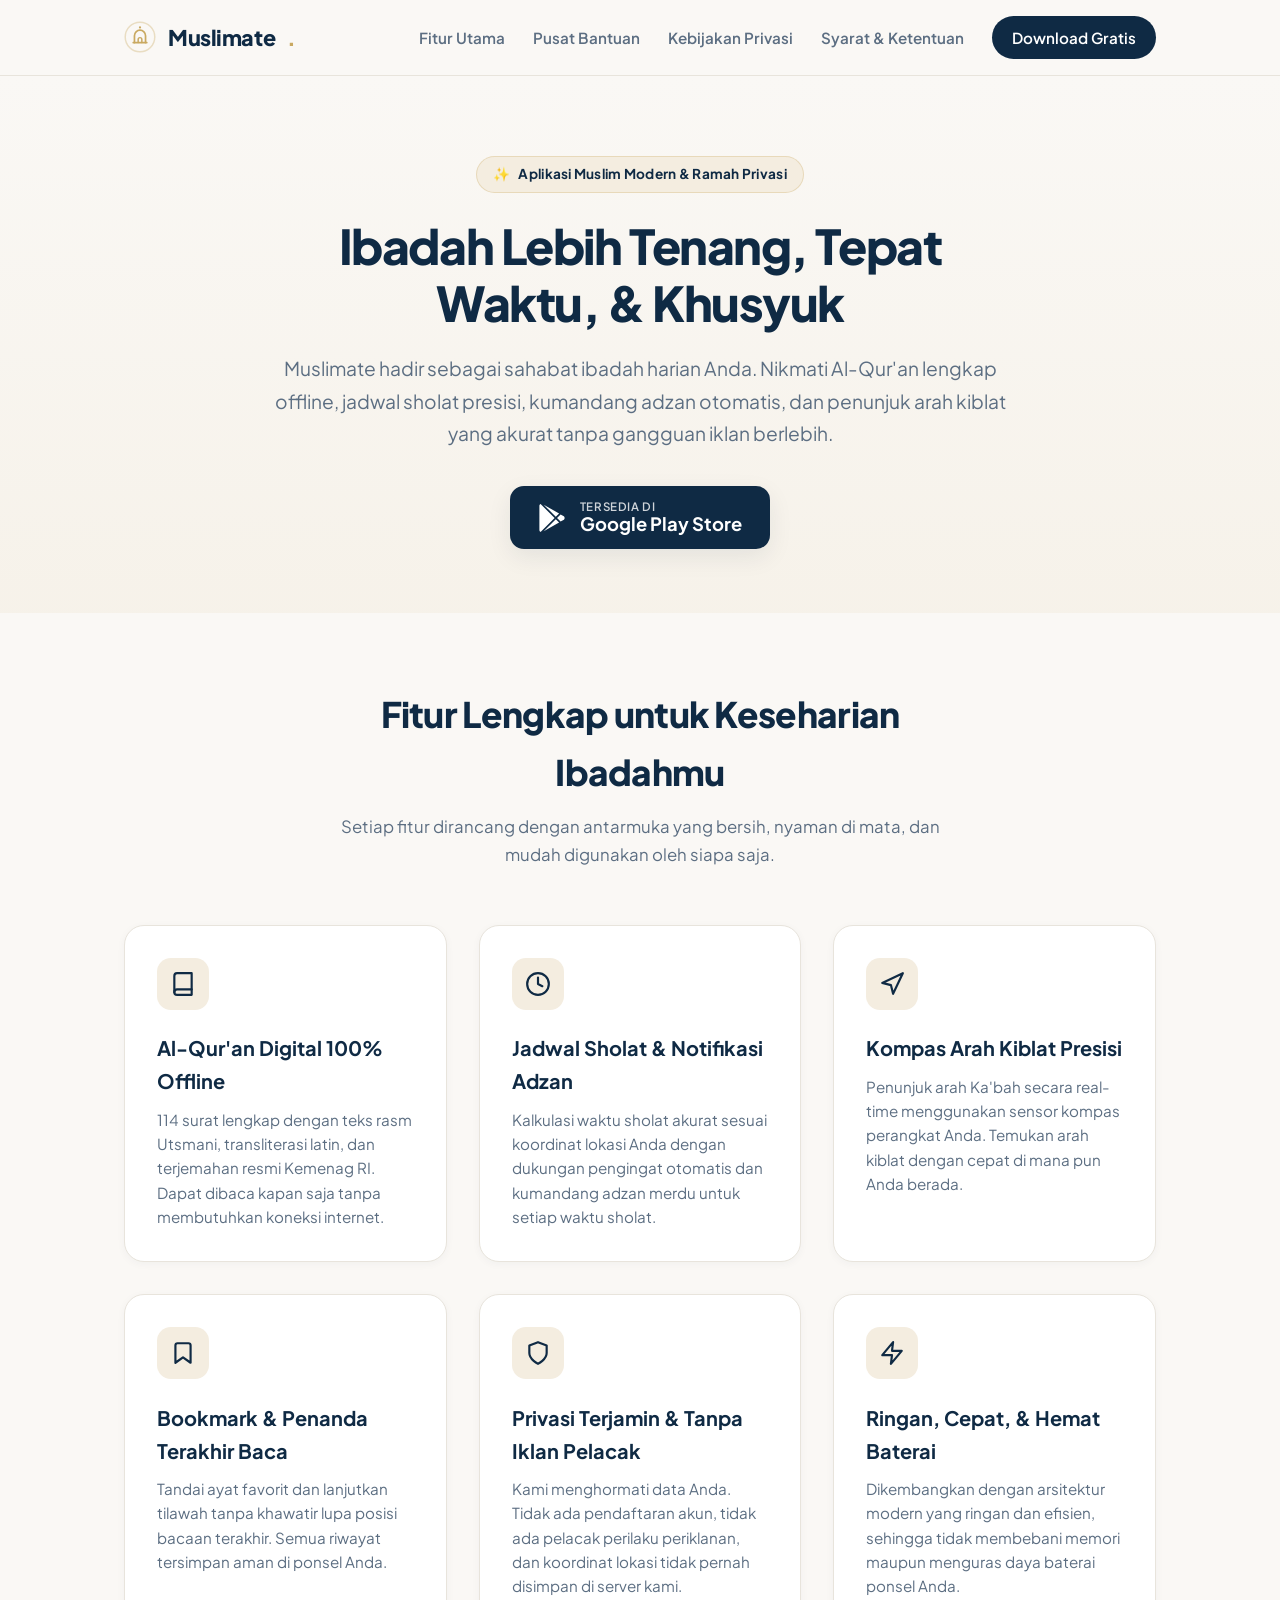
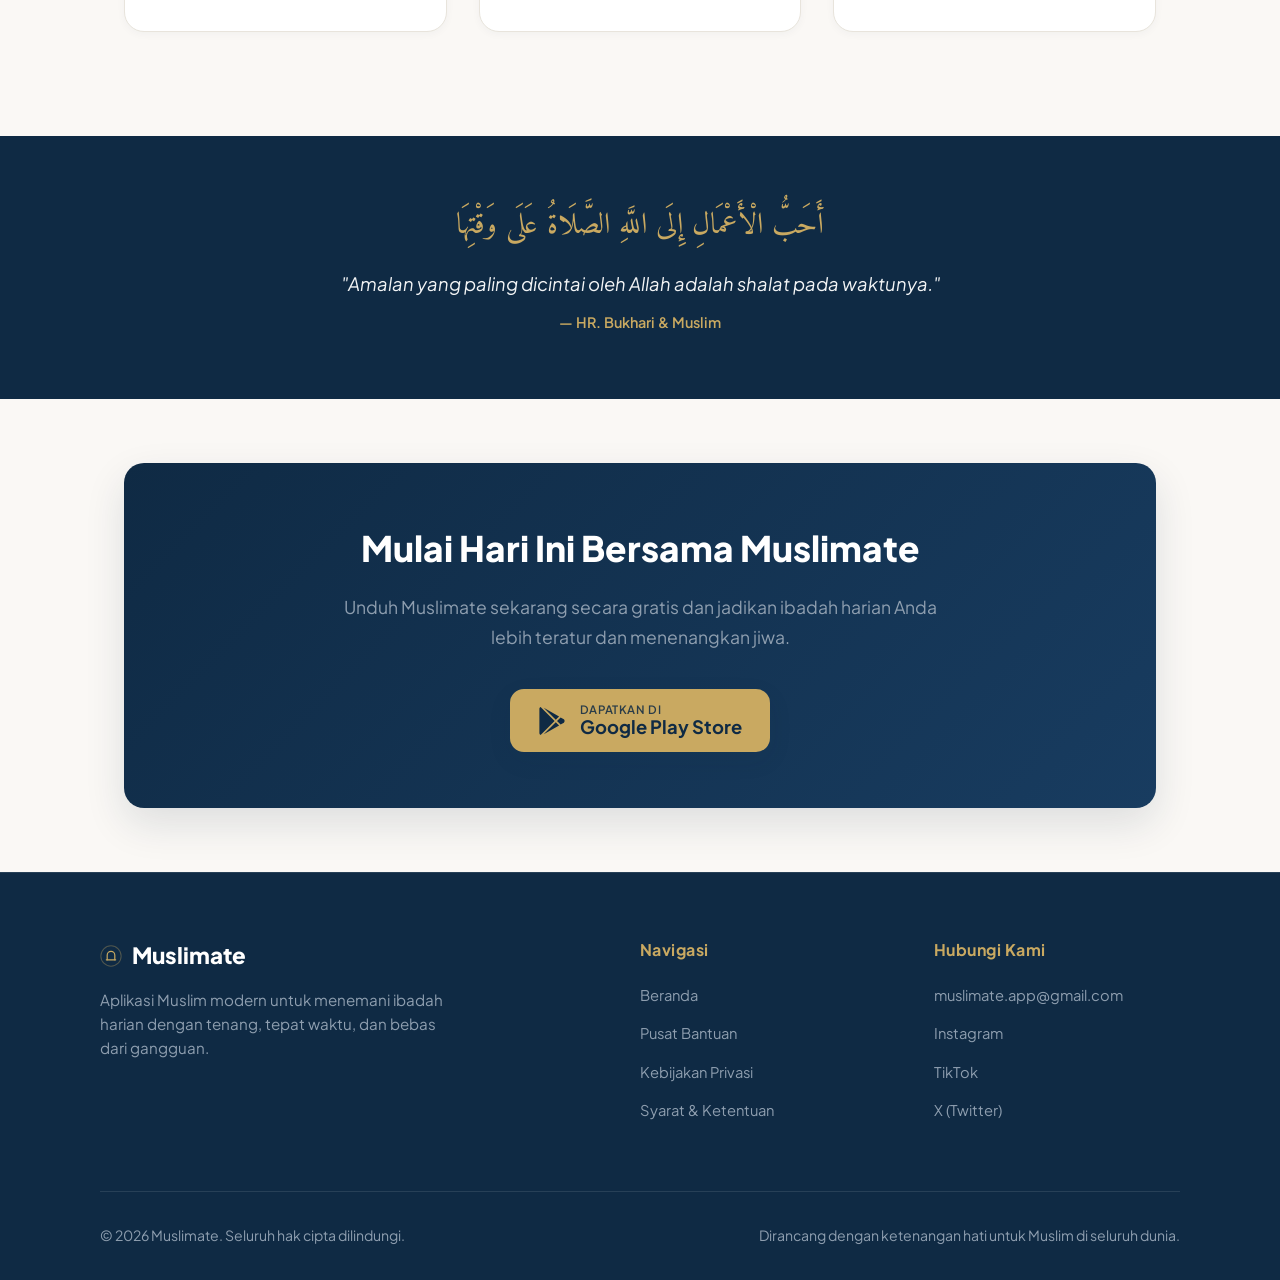
<file: index.html>
<!DOCTYPE html>
<html lang="id">
<head>
  <meta charset="UTF-8">
  <meta name="viewport" content="width=device-width, initial-scale=1.0">
  <title>Muslimate — Teman Ibadah Harianmu</title>
  <meta name="description" content="Aplikasi Muslim modern bebas iklan mengganggu. Dilengkapi Al-Qur'an digital offline, jadwal sholat akurat, notifikasi adzan, kompas arah kiblat, dan hadits harian.">
  <link rel="icon" type="image/svg+xml" href="data:image/svg+xml,<svg xmlns='http://www.w3.org/2000/svg' viewBox='0 0 26 26'><circle cx='13' cy='13' r='12' fill='%230F2A44'/><path d='M8.5 17.5V12a4.5 4.5 0 0 1 9 0v5.5' stroke='%23C9A961' stroke-width='1.5' fill='none'/></svg>">
  <link rel="stylesheet" href="./style.css">
  <style>
    @import url('https://fonts.googleapis.com/css2?family=Plus+Jakarta+Sans:wght@400;500;600;700;800&family=Amiri:wght@400;700&display=swap');

    :root {
      --primary-navy: #0F2A44;
      --primary-navy-dark: #0A1B2C;
      --primary-navy-light: #183C60;
      --gold-accent: #C9A961;
      --gold-light: #F4EDE0;
      --gold-hover: #B8934A;
      --bg-warm: #FAF8F5;
      --bg-card: #FFFFFF;
      --text-main: #1A2838;
      --text-muted: #5C6E82;
      --text-light: #8E9EAF;
      --border-subtle: #E8E4DC;
      --border-focus: #C9A961;
      --shadow-sm: 0 2px 8px rgba(15, 42, 68, 0.04);
      --shadow-md: 0 8px 24px rgba(15, 42, 68, 0.08);
      --shadow-lg: 0 16px 40px rgba(15, 42, 68, 0.12);
      --radius-sm: 8px;
      --radius-md: 14px;
      --radius-lg: 20px;
      --radius-full: 9999px;
      --max-width: 1080px;
      --font-main: 'Plus Jakarta Sans', -apple-system, BlinkMacSystemFont, 'Segoe UI', Roboto, sans-serif;
      --font-arabic: 'Amiri', serif;
    }

    * {
      margin: 0;
      padding: 0;
      box-sizing: border-box;
    }

    body {
      font-family: var(--font-main);
      background-color: var(--bg-warm);
      color: var(--text-main);
      line-height: 1.65;
      -webkit-font-smoothing: antialiased;
    }

    a {
      color: var(--primary-navy);
      text-decoration: none;
      transition: all 0.2s ease;
    }

    a:hover {
      color: var(--gold-accent);
    }

    /* Header & Navigation */
    header.site-header {
      background: rgba(250, 248, 245, 0.95);
      backdrop-filter: blur(10px);
      position: sticky;
      top: 0;
      z-index: 100;
      border-bottom: 1px solid var(--border-subtle);
    }

    .nav-container {
      max-width: var(--max-width);
      margin: 0 auto;
      padding: 1rem 1.5rem;
      display: flex;
      align-items: center;
      justify-content: space-between;
      position: relative;
    }

    .brand-logo {
      display: flex;
      align-items: center;
      gap: 0.75rem;
      font-weight: 800;
      font-size: 1.35rem;
      color: var(--primary-navy);
      letter-spacing: -0.02em;
    }

    .brand-logo svg {
      width: 32px;
      height: 32px;
      flex-shrink: 0;
    }

    .brand-logo span.dot {
      color: var(--gold-accent);
    }

    nav.main-nav {
      display: flex;
      align-items: center;
      gap: 1.75rem;
    }

    nav.main-nav a {
      font-size: 0.95rem;
      font-weight: 600;
      color: var(--text-muted);
    }

    nav.main-nav a:hover,
    nav.main-nav a.active {
      color: var(--primary-navy);
    }

    .nav-cta {
      background: var(--primary-navy);
      color: #FFFFFF !important;
      padding: 0.55rem 1.25rem;
      border-radius: var(--radius-full);
      font-size: 0.9rem;
      font-weight: 600;
      transition: all 0.2s ease;
    }

    .nav-cta:hover {
      background: var(--primary-navy-light);
      transform: translateY(-1px);
      box-shadow: var(--shadow-sm);
    }

    .mobile-menu-btn {
      display: none;
      background: none;
      border: 1px solid var(--border-subtle);
      border-radius: var(--radius-sm);
      padding: 0.4rem 0.6rem;
      cursor: pointer;
      color: var(--primary-navy);
      font-size: 1.25rem;
    }

    /* Hero Section */
    .hero {
      padding: 5rem 1.5rem 4rem;
      text-align: center;
      background: linear-gradient(180deg, var(--bg-warm) 0%, rgba(201, 169, 97, 0.08) 100%);
    }

    .hero-inner {
      max-width: 760px;
      margin: 0 auto;
    }

    .badge-tag {
      display: inline-flex;
      align-items: center;
      gap: 0.5rem;
      background: var(--gold-light);
      color: var(--primary-navy);
      padding: 0.4rem 1rem;
      border-radius: var(--radius-full);
      font-size: 0.85rem;
      font-weight: 700;
      letter-spacing: 0.02em;
      margin-bottom: 1.5rem;
      border: 1px solid rgba(201, 169, 97, 0.3);
    }

    .hero h1 {
      font-size: 3rem;
      font-weight: 800;
      line-height: 1.2;
      color: var(--primary-navy);
      letter-spacing: -0.03em;
      margin-bottom: 1.25rem;
    }

    .hero p {
      font-size: 1.2rem;
      color: var(--text-muted);
      margin-bottom: 2.25rem;
      line-height: 1.7;
    }

    .playstore-button {
      display: inline-flex;
      align-items: center;
      gap: 0.85rem;
      background: var(--primary-navy);
      color: #FFFFFF !important;
      padding: 0.85rem 1.75rem;
      border-radius: var(--radius-md);
      box-shadow: var(--shadow-md);
      transition: all 0.25s ease;
      font-weight: 600;
      text-align: left;
    }

    .playstore-button:hover {
      background: var(--primary-navy-light);
      transform: translateY(-2px);
      box-shadow: var(--shadow-lg);
    }

    .playstore-button svg {
      width: 28px;
      height: 28px;
      flex-shrink: 0;
    }

    .btn-texts {
      text-align: left;
      line-height: 1.2;
    }

    .btn-texts .sub {
      font-size: 0.72rem;
      text-transform: uppercase;
      letter-spacing: 0.05em;
      opacity: 0.8;
      display: block;
    }

    .btn-texts .main {
      font-size: 1.15rem;
      font-weight: 700;
      display: block;
    }

    /* Features Grid */
    .features-section {
      max-width: var(--max-width);
      margin: 0 auto;
      padding: 4.5rem 1.5rem;
    }

    .section-header {
      text-align: center;
      max-width: 650px;
      margin: 0 auto 3.5rem;
    }

    .section-header h2 {
      font-size: 2.2rem;
      font-weight: 800;
      color: var(--primary-navy);
      letter-spacing: -0.02em;
      margin-bottom: 0.75rem;
    }

    .section-header p {
      color: var(--text-muted);
      font-size: 1.05rem;
    }

    .features-grid {
      display: grid;
      grid-template-columns: repeat(auto-fit, minmax(300px, 1fr));
      gap: 2rem;
    }

    .feature-card {
      background: var(--bg-card);
      border: 1px solid var(--border-subtle);
      border-radius: var(--radius-lg);
      padding: 2rem;
      transition: all 0.25s ease;
      box-shadow: var(--shadow-sm);
    }

    .feature-card:hover {
      border-color: var(--gold-accent);
      transform: translateY(-3px);
      box-shadow: var(--shadow-md);
    }

    .feature-icon {
      width: 52px;
      height: 52px;
      background: var(--gold-light);
      border-radius: var(--radius-md);
      display: flex;
      align-items: center;
      justify-content: center;
      margin-bottom: 1.35rem;
      color: var(--primary-navy);
    }

    .feature-icon svg {
      width: 26px;
      height: 26px;
    }

    .feature-card h3 {
      font-size: 1.25rem;
      font-weight: 700;
      color: var(--primary-navy);
      margin-bottom: 0.65rem;
    }

    .feature-card p {
      font-size: 0.95rem;
      color: var(--text-muted);
      line-height: 1.6;
    }

    /* Quote Section */
    .quote-section {
      background: var(--primary-navy);
      color: #FFFFFF;
      padding: 4rem 1.5rem;
      text-align: center;
      margin: 2rem 0;
    }

    .quote-inner {
      max-width: 720px;
      margin: 0 auto;
    }

    .quote-arabic {
      font-family: var(--font-arabic);
      font-size: 1.85rem;
      color: var(--gold-accent);
      direction: rtl;
      margin-bottom: 1rem;
      line-height: 1.8;
    }

    .quote-text {
      font-size: 1.15rem;
      font-style: italic;
      margin-bottom: 0.75rem;
      opacity: 0.95;
    }

    .quote-source {
      font-size: 0.9rem;
      color: var(--gold-accent);
      font-weight: 600;
    }

    /* Footer */
    footer.site-footer {
      background: var(--primary-navy);
      color: #FFFFFF;
      padding: 4rem 1.5rem 2rem;
      border-top: 1px solid rgba(255, 255, 255, 0.1);
    }

    .footer-container {
      max-width: var(--max-width);
      margin: 0 auto;
    }

    .footer-top {
      display: grid;
      grid-template-columns: 2fr 1fr 1fr;
      gap: 3rem;
      margin-bottom: 3.5rem;
    }

    .footer-brand h4 {
      font-size: 1.4rem;
      font-weight: 800;
      margin-bottom: 0.85rem;
      display: flex;
      align-items: center;
      gap: 0.6rem;
    }

    .footer-brand p {
      color: var(--text-light);
      font-size: 0.95rem;
      max-width: 360px;
      line-height: 1.6;
      margin-bottom: 1.25rem;
    }

    .footer-links h5 {
      font-size: 1rem;
      font-weight: 700;
      color: var(--gold-accent);
      margin-bottom: 1.15rem;
      letter-spacing: 0.03em;
    }

    .footer-links ul {
      list-style: none;
    }

    .footer-links li {
      margin-bottom: 0.75rem;
    }

    .footer-links a {
      color: var(--text-light);
      font-size: 0.92rem;
    }

    .footer-links a:hover {
      color: #FFFFFF;
      padding-left: 4px;
    }

    .footer-bottom {
      border-top: 1px solid rgba(255, 255, 255, 0.1);
      padding-top: 2rem;
      display: flex;
      align-items: center;
      justify-content: space-between;
      flex-wrap: wrap;
      gap: 1rem;
      font-size: 0.88rem;
      color: var(--text-light);
    }

    .footer-bottom a {
      color: var(--gold-accent);
    }

    /* Responsive */
    @media (max-width: 768px) {
      .hero h1 {
        font-size: 2.2rem;
      }
      .features-grid {
        grid-template-columns: 1fr;
      }
      .footer-top {
        grid-template-columns: 1fr;
        gap: 2rem;
      }
      .mobile-menu-btn {
        display: block;
      }
      nav.main-nav {
        display: none;
      }
      nav.main-nav.open {
        display: flex;
        flex-direction: column;
        position: absolute;
        top: 100%;
        left: 0;
        right: 0;
        background: var(--bg-card);
        padding: 1.5rem;
        border-bottom: 1px solid var(--border-subtle);
        box-shadow: var(--shadow-md);
        gap: 1.25rem;
        align-items: flex-start;
      }
    }
  </style>
</head>
<body>

  <!-- Site Header -->
  <header class="site-header">
    <div class="nav-container">
      <a href="./index.html" class="brand-logo">
        <svg width="28" height="28" viewBox="0 0 26 26" fill="none" xmlns="http://www.w3.org/2000/svg">
          <circle cx="13" cy="13" r="12" stroke="#C9A961" stroke-width="1.2" opacity="0.35"/>
          <path d="M8.5 17.5V12C8.5 9.5 10.5 7.5 13 7.5C15.5 7.5 17.5 9.5 17.5 12V17.5" stroke="#C9A961" stroke-width="1.4" stroke-linecap="round"/>
          <path d="M7.5 17.5H18.5" stroke="#C9A961" stroke-width="1.4" stroke-linecap="round"/>
          <path d="M11.5 17.5V15C11.5 14.2 12.2 13.5 13 13.5C13.8 13.5 14.5 14.2 14.5 15V17.5" stroke="#C9A961" stroke-width="1.2" stroke-linecap="round"/>
          <circle cx="13" cy="5.2" r="0.9" fill="#C9A961"/>
        </svg>
        Muslimate<span class="dot">.</span>
      </a>

      <button class="mobile-menu-btn" onclick="document.querySelector('.main-nav').classList.toggle('open')" aria-label="Menu">&#9776;</button>

      <nav class="main-nav">
        <a href="#fitur">Fitur Utama</a>
        <a href="./bantuan/index.html">Pusat Bantuan</a>
        <a href="./privasi/index.html">Kebijakan Privasi</a>
        <a href="./syarat-ketentuan/index.html">Syarat & Ketentuan</a>
        <a href="https://play.google.com/store/apps/details?id=id.muslimate.app" class="nav-cta" target="_blank" rel="noopener">Download Gratis</a>
      </nav>
    </div>
  </header>

  <!-- Hero Section -->
  <section class="hero">
    <div class="hero-inner">
      <div class="badge-tag">
        <span>✨</span> Aplikasi Muslim Modern & Ramah Privasi
      </div>
      <h1>Ibadah Lebih Tenang, Tepat Waktu, & Khusyuk</h1>
      <p>Muslimate hadir sebagai sahabat ibadah harian Anda. Nikmati Al-Qur'an lengkap offline, jadwal sholat presisi, kumandang adzan otomatis, dan penunjuk arah kiblat yang akurat tanpa gangguan iklan berlebih.</p>
      
      <a href="https://play.google.com/store/apps/details?id=id.muslimate.app" class="playstore-button" target="_blank" rel="noopener">
        <svg width="28" height="28" viewBox="0 0 512 512" fill="currentColor">
          <path d="M325.3 234.3L104.6 13l280.8 161.2-60.1 60.1zM47 0C34 6.8 25.3 19.2 25.3 35.3v441.3c0 16.1 8.7 28.5 21.7 35.3l256.6-256L47 0zm425.2 225.6l-58.9-34.1-65.7 64.5 65.7 64.5 60.1-34.1c18-14.3 18-46.5-1.2-60.8zM104.6 499l280.8-161.2-60.1-60.1L104.6 499z"/>
        </svg>
        <span class="btn-texts">
          <span class="sub">Tersedia di</span>
          <span class="main">Google Play Store</span>
        </span>
      </a>
    </div>
  </section>

  <!-- Features Section -->
  <section class="features-section" id="fitur">
    <div class="section-header">
      <h2>Fitur Lengkap untuk Keseharian Ibadahmu</h2>
      <p>Setiap fitur dirancang dengan antarmuka yang bersih, nyaman di mata, dan mudah digunakan oleh siapa saja.</p>
    </div>

    <div class="features-grid">
      <!-- Card 1 -->
      <div class="feature-card">
        <div class="feature-icon">
          <svg width="26" height="26" viewBox="0 0 24 24" fill="none" stroke="currentColor" stroke-width="2" stroke-linecap="round" stroke-linejoin="round">
            <path d="M4 19.5A2.5 2.5 0 0 1 6.5 17H20"/>
            <path d="M6.5 2H20v20H6.5A2.5 2.5 0 0 1 4 19.5v-15A2.5 2.5 0 0 1 6.5 2z"/>
          </svg>
        </div>
        <h3>Al-Qur'an Digital 100% Offline</h3>
        <p>114 surat lengkap dengan teks rasm Utsmani, transliterasi latin, dan terjemahan resmi Kemenag RI. Dapat dibaca kapan saja tanpa membutuhkan koneksi internet.</p>
      </div>

      <!-- Card 2 -->
      <div class="feature-card">
        <div class="feature-icon">
          <svg width="26" height="26" viewBox="0 0 24 24" fill="none" stroke="currentColor" stroke-width="2" stroke-linecap="round" stroke-linejoin="round">
            <circle cx="12" cy="12" r="10"/>
            <polyline points="12 6 12 12 16 14"/>
          </svg>
        </div>
        <h3>Jadwal Sholat & Notifikasi Adzan</h3>
        <p>Kalkulasi waktu sholat akurat sesuai koordinat lokasi Anda dengan dukungan pengingat otomatis dan kumandang adzan merdu untuk setiap waktu sholat.</p>
      </div>

      <!-- Card 3 -->
      <div class="feature-card">
        <div class="feature-icon">
          <svg width="26" height="26" viewBox="0 0 24 24" fill="none" stroke="currentColor" stroke-width="2" stroke-linecap="round" stroke-linejoin="round">
            <polygon points="3 11 22 2 13 21 11 13 3 11"/>
          </svg>
        </div>
        <h3>Kompas Arah Kiblat Presisi</h3>
        <p>Penunjuk arah Ka'bah secara real-time menggunakan sensor kompas perangkat Anda. Temukan arah kiblat dengan cepat di mana pun Anda berada.</p>
      </div>

      <!-- Card 4 -->
      <div class="feature-card">
        <div class="feature-icon">
          <svg width="26" height="26" viewBox="0 0 24 24" fill="none" stroke="currentColor" stroke-width="2" stroke-linecap="round" stroke-linejoin="round">
            <path d="M19 21l-7-5-7 5V5a2 2 0 0 1 2-2h10a2 2 0 0 1 2 2z"/>
          </svg>
        </div>
        <h3>Bookmark & Penanda Terakhir Baca</h3>
        <p>Tandai ayat favorit dan lanjutkan tilawah tanpa khawatir lupa posisi bacaan terakhir. Semua riwayat tersimpan aman di ponsel Anda.</p>
      </div>

      <!-- Card 5 -->
      <div class="feature-card">
        <div class="feature-icon">
          <svg width="26" height="26" viewBox="0 0 24 24" fill="none" stroke="currentColor" stroke-width="2" stroke-linecap="round" stroke-linejoin="round">
            <path d="M12 22s8-4 8-10V5l-8-3-8 3v7c0 6 8 10 8 10z"/>
          </svg>
        </div>
        <h3>Privasi Terjamin & Tanpa Iklan Pelacak</h3>
        <p>Kami menghormati data Anda. Tidak ada pendaftaran akun, tidak ada pelacak perilaku periklanan, dan koordinat lokasi tidak pernah disimpan di server kami.</p>
      </div>

      <!-- Card 6 -->
      <div class="feature-card">
        <div class="feature-icon">
          <svg width="26" height="26" viewBox="0 0 24 24" fill="none" stroke="currentColor" stroke-width="2" stroke-linecap="round" stroke-linejoin="round">
            <path d="M13 2L3 14h9l-1 8 10-12h-9l1-8z"/>
          </svg>
        </div>
        <h3>Ringan, Cepat, & Hemat Baterai</h3>
        <p>Dikembangkan dengan arsitektur modern yang ringan dan efisien, sehingga tidak membebani memori maupun menguras daya baterai ponsel Anda.</p>
      </div>
    </div>
  </section>

  <!-- Quote Section -->
  <section class="quote-section">
    <div class="quote-inner">
      <div class="quote-arabic">أَحَبُّ الْأَعْمَالِ إِلَى اللَّهِ الصَّلَاةُ عَلَى وَقْتِهَا</div>
      <p class="quote-text">"Amalan yang paling dicintai oleh Allah adalah shalat pada waktunya."</p>
      <p class="quote-source">— HR. Bukhari & Muslim</p>
    </div>
  </section>

  <!-- CTA Banner Section -->
  <section style="max-width: var(--max-width); margin: 4rem auto; padding: 0 1.5rem;">
    <div style="background: linear-gradient(135deg, var(--primary-navy) 0%, var(--primary-navy-light) 100%); border-radius: var(--radius-lg); padding: 3.5rem 2rem; text-align: center; color: #FFFFFF; box-shadow: var(--shadow-lg);">
      <h2 style="font-size: 2.2rem; font-weight: 800; margin-bottom: 1rem;">Mulai Hari Ini Bersama Muslimate</h2>
      <p style="color: var(--text-light); max-width: 600px; margin: 0 auto 2.25rem; font-size: 1.1rem; line-height: 1.7;">Unduh Muslimate sekarang secara gratis dan jadikan ibadah harian Anda lebih teratur dan menenangkan jiwa.</p>
      <a href="https://play.google.com/store/apps/details?id=id.muslimate.app" class="playstore-button" target="_blank" rel="noopener" style="background: var(--gold-accent); color: var(--primary-navy) !important;">
        <svg width="28" height="28" viewBox="0 0 512 512" fill="currentColor">
          <path d="M325.3 234.3L104.6 13l280.8 161.2-60.1 60.1zM47 0C34 6.8 25.3 19.2 25.3 35.3v441.3c0 16.1 8.7 28.5 21.7 35.3l256.6-256L47 0zm425.2 225.6l-58.9-34.1-65.7 64.5 65.7 64.5 60.1-34.1c18-14.3 18-46.5-1.2-60.8zM104.6 499l280.8-161.2-60.1-60.1L104.6 499z"/>
        </svg>
        <span class="btn-texts">
          <span class="sub" style="color: var(--primary-navy); opacity: 0.85;">Dapatkan di</span>
          <span class="main" style="color: var(--primary-navy);">Google Play Store</span>
        </span>
      </a>
    </div>
  </section>

  <!-- Site Footer -->
  <footer class="site-footer">
    <div class="footer-container">
      <div class="footer-top">
        <div class="footer-brand">
          <h4>
            <svg width="22" height="22" viewBox="0 0 26 26" fill="none" xmlns="http://www.w3.org/2000/svg">
              <circle cx="13" cy="13" r="12" stroke="#C9A961" stroke-width="1.2" opacity="0.35"/>
              <path d="M8.5 17.5V12C8.5 9.5 10.5 7.5 13 7.5C15.5 7.5 17.5 9.5 17.5 12V17.5" stroke="#C9A961" stroke-width="1.4" stroke-linecap="round"/>
              <path d="M7.5 17.5H18.5" stroke="#C9A961" stroke-width="1.4" stroke-linecap="round"/>
            </svg>
            Muslimate
          </h4>
          <p>Aplikasi Muslim modern untuk menemani ibadah harian dengan tenang, tepat waktu, dan bebas dari gangguan.</p>
        </div>
        <div class="footer-links">
          <h5>Navigasi</h5>
          <ul>
            <li><a href="./index.html">Beranda</a></li>
            <li><a href="./bantuan/index.html">Pusat Bantuan</a></li>
            <li><a href="./privasi/index.html">Kebijakan Privasi</a></li>
            <li><a href="./syarat-ketentuan/index.html">Syarat & Ketentuan</a></li>
          </ul>
        </div>
        <div class="footer-links">
          <h5>Hubungi Kami</h5>
          <ul>
            <li><a href="mailto:muslimate.app@gmail.com">muslimate.app@gmail.com</a></li>
            <li><a href="https://www.instagram.com/muslimate.app" target="_blank" rel="noopener">Instagram</a></li>
            <li><a href="https://www.tiktok.com/@muslimate.app" target="_blank" rel="noopener">TikTok</a></li>
            <li><a href="https://x.com/muslimate" target="_blank" rel="noopener">X (Twitter)</a></li>
          </ul>
        </div>
      </div>
      <div class="footer-bottom">
        <p>&copy; 2026 Muslimate. Seluruh hak cipta dilindungi.</p>
        <p>Dirancang dengan ketenangan hati untuk Muslim di seluruh dunia.</p>
      </div>
    </div>
  </footer>

</body>
</html>
</file>
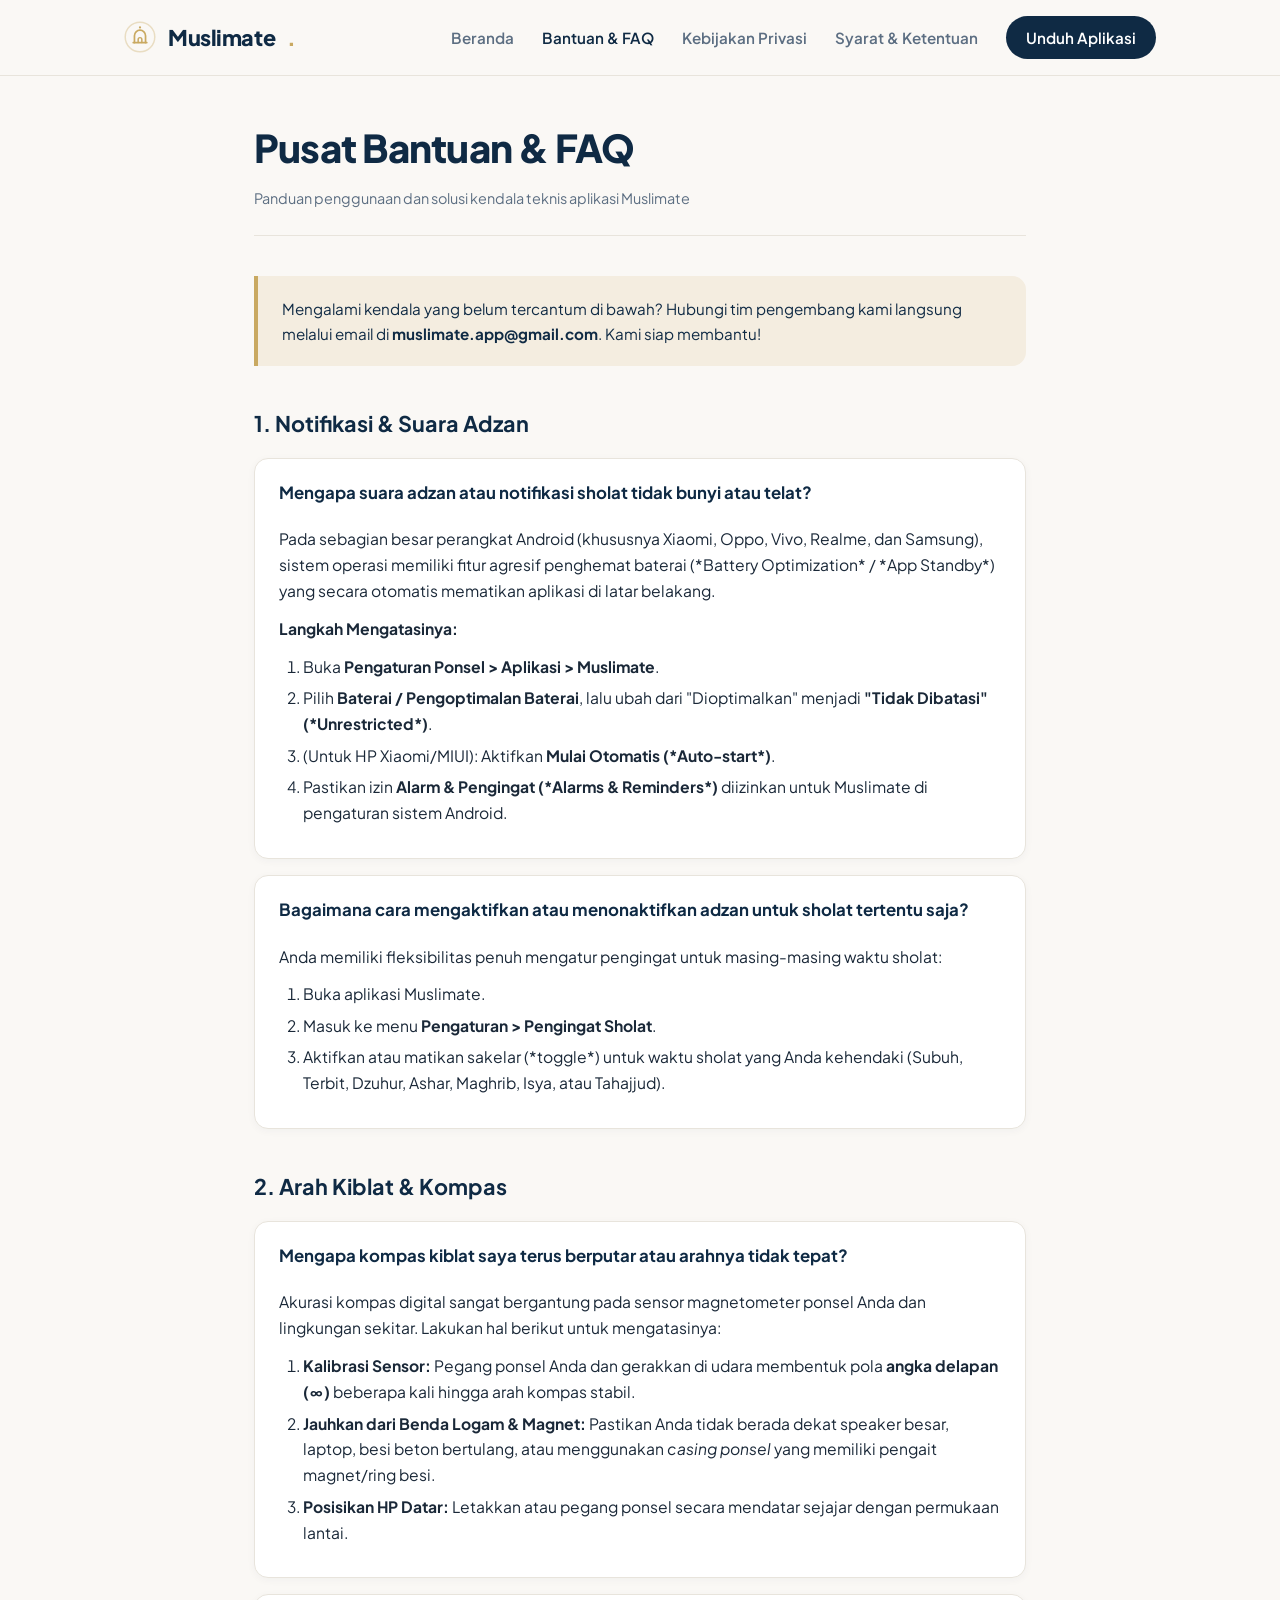
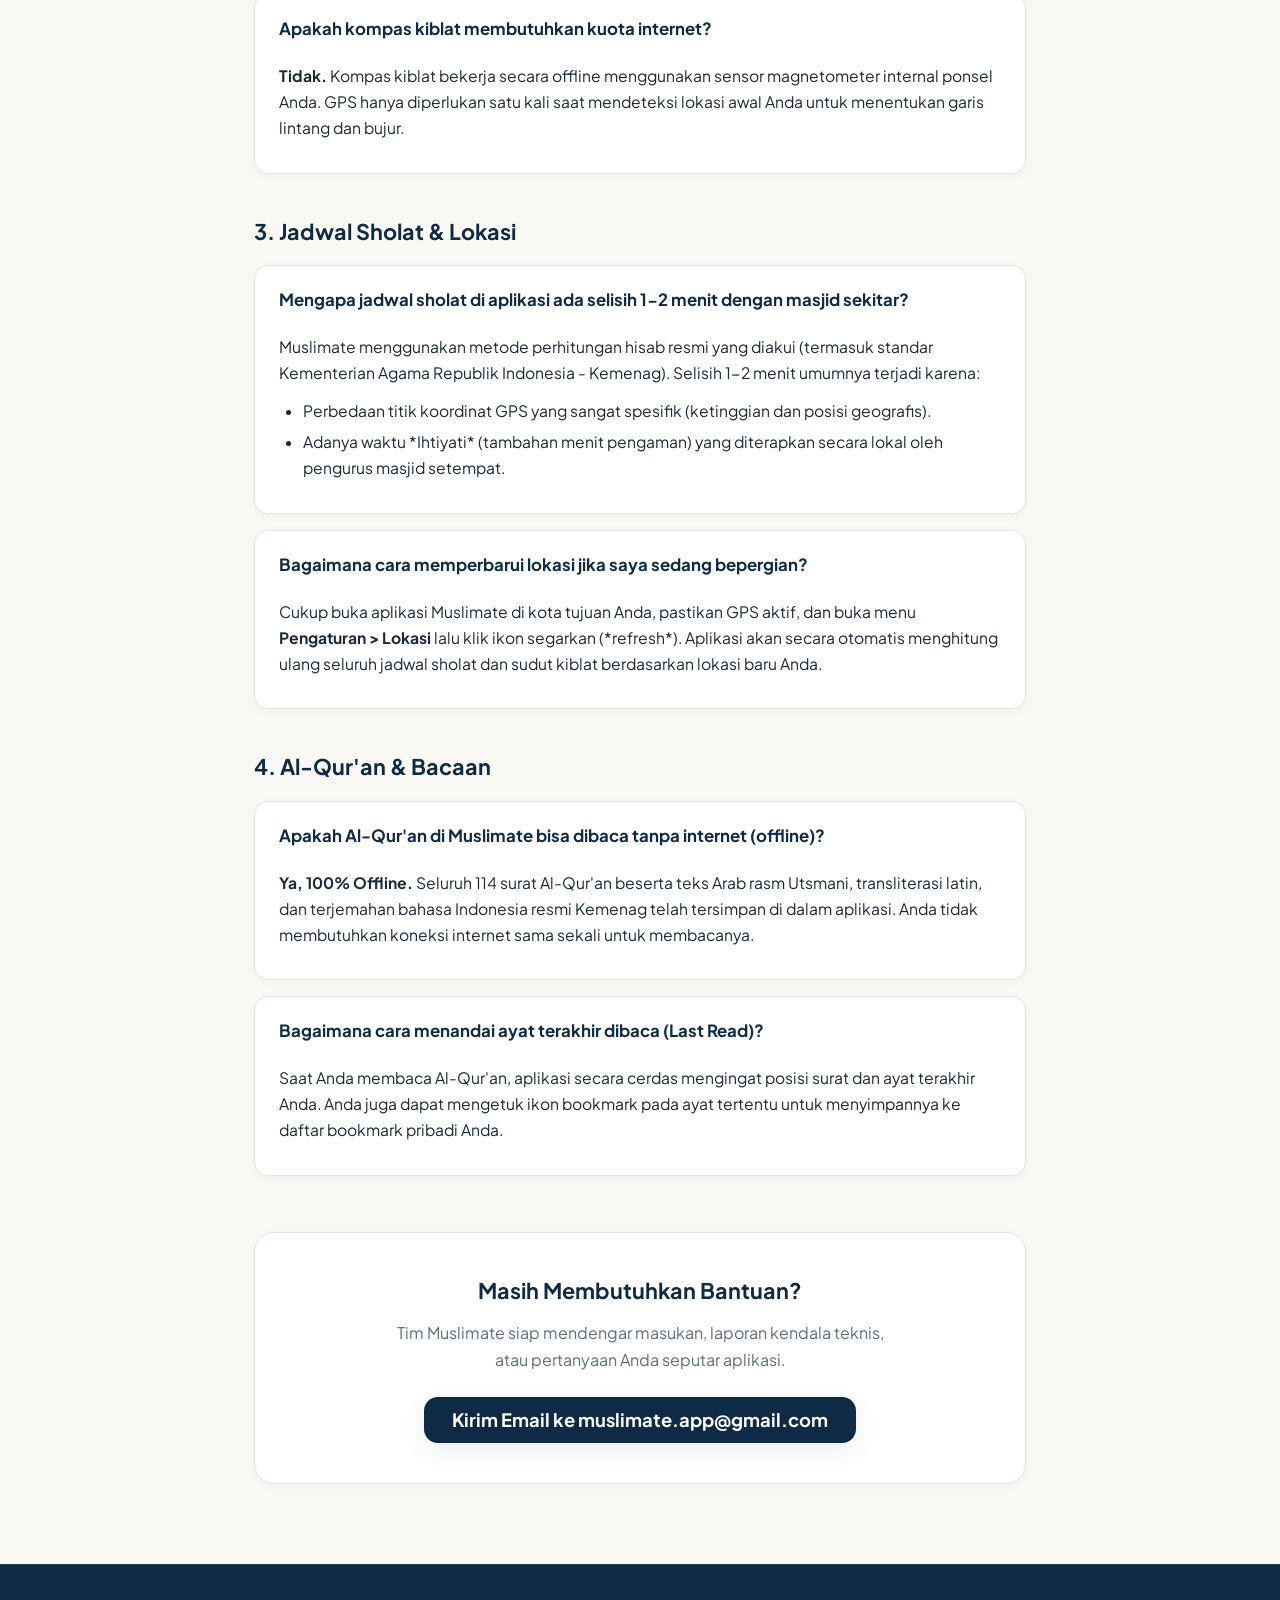
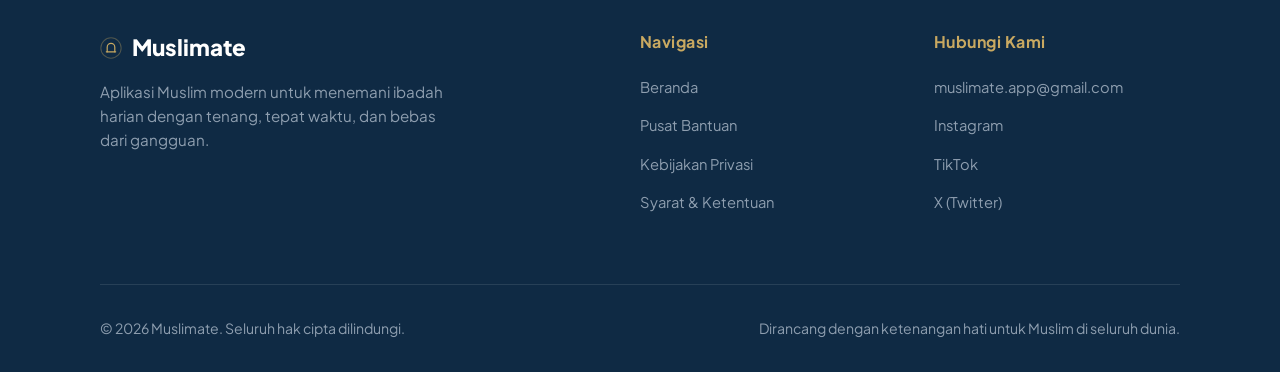
<file: bantuan/index.html>
<!DOCTYPE html>
<html lang="id">
<head>
  <meta charset="UTF-8">
  <meta name="viewport" content="width=device-width, initial-scale=1.0">
  <title>Pusat Bantuan & FAQ — Muslimate</title>
  <meta name="description" content="Pusat Bantuan dan Tanya Jawab (FAQ) aplikasi Muslimate. Solusi notifikasi adzan, kalibrasi arah kiblat, jadwal sholat, dan bantuan teknis.">
  <link rel="icon" type="image/svg+xml" href="data:image/svg+xml,<svg xmlns='http://www.w3.org/2000/svg' viewBox='0 0 26 26'><circle cx='13' cy='13' r='12' fill='%230F2A44'/><path d='M8.5 17.5V12a4.5 4.5 0 0 1 9 0v5.5' stroke='%23C9A961' stroke-width='1.5' fill='none'/></svg>">
  <link rel="stylesheet" href="../style.css">
  <style>
    @import url('https://fonts.googleapis.com/css2?family=Plus+Jakarta+Sans:wght@400;500;600;700;800&family=Amiri:wght@400;700&display=swap');

    :root {
      --primary-navy: #0F2A44;
      --primary-navy-dark: #0A1B2C;
      --primary-navy-light: #183C60;
      --gold-accent: #C9A961;
      --gold-light: #F4EDE0;
      --gold-hover: #B8934A;
      --bg-warm: #FAF8F5;
      --bg-card: #FFFFFF;
      --text-main: #1A2838;
      --text-muted: #5C6E82;
      --text-light: #8E9EAF;
      --border-subtle: #E8E4DC;
      --border-focus: #C9A961;
      --shadow-sm: 0 2px 8px rgba(15, 42, 68, 0.04);
      --shadow-md: 0 8px 24px rgba(15, 42, 68, 0.08);
      --shadow-lg: 0 16px 40px rgba(15, 42, 68, 0.12);
      --radius-sm: 8px;
      --radius-md: 14px;
      --radius-lg: 20px;
      --radius-full: 9999px;
      --max-width: 1080px;
      --font-main: 'Plus Jakarta Sans', -apple-system, BlinkMacSystemFont, 'Segoe UI', Roboto, sans-serif;
    }

    * { margin: 0; padding: 0; box-sizing: border-box; }
    body { font-family: var(--font-main); background-color: var(--bg-warm); color: var(--text-main); line-height: 1.65; -webkit-font-smoothing: antialiased; }
    a { color: var(--primary-navy); text-decoration: none; transition: all 0.2s ease; }
    a:hover { color: var(--gold-accent); }

    /* Header */
    header.site-header { background: rgba(250, 248, 245, 0.95); backdrop-filter: blur(10px); position: sticky; top: 0; z-index: 100; border-bottom: 1px solid var(--border-subtle); }
    .nav-container { max-width: var(--max-width); margin: 0 auto; padding: 1rem 1.5rem; display: flex; align-items: center; justify-content: space-between; position: relative; }
    .brand-logo { display: flex; align-items: center; gap: 0.75rem; font-weight: 800; font-size: 1.35rem; color: var(--primary-navy); letter-spacing: -0.02em; }
    .brand-logo svg { width: 32px; height: 32px; flex-shrink: 0; }
    .brand-logo span.dot { color: var(--gold-accent); }
    nav.main-nav { display: flex; align-items: center; gap: 1.75rem; }
    nav.main-nav a { font-size: 0.95rem; font-weight: 600; color: var(--text-muted); }
    nav.main-nav a:hover, nav.main-nav a.active { color: var(--primary-navy); }
    .nav-cta { background: var(--primary-navy); color: #FFFFFF !important; padding: 0.55rem 1.25rem; border-radius: var(--radius-full); font-size: 0.9rem; font-weight: 600; }
    .nav-cta:hover { background: var(--primary-navy-light); }
    .mobile-menu-btn { display: none; background: none; border: 1px solid var(--border-subtle); border-radius: var(--radius-sm); padding: 0.4rem 0.6rem; cursor: pointer; color: var(--primary-navy); font-size: 1.25rem; }

    /* Content */
    .content-page { max-width: 820px; margin: 2.5rem auto 5rem; padding: 0 1.5rem; }
    .page-header { margin-bottom: 2.5rem; padding-bottom: 1.5rem; border-bottom: 1px solid var(--border-subtle); }
    .page-header h1 { font-size: 2.4rem; font-weight: 800; color: var(--primary-navy); letter-spacing: -0.02em; margin-bottom: 0.5rem; }
    .page-header .last-updated { font-size: 0.9rem; color: var(--text-muted); }
    .callout-box { background: var(--gold-light); border-left: 4px solid var(--gold-accent); padding: 1.25rem 1.5rem; border-radius: 0 var(--radius-md) var(--radius-md) 0; margin: 1.5rem 0; }
    .callout-box p { margin-bottom: 0; font-size: 0.95rem; color: var(--primary-navy); }

    /* FAQ List */
    .faq-list { margin-top: 1.5rem; }
    .faq-category-title { font-size: 1.35rem; font-weight: 700; color: var(--primary-navy); margin: 2.5rem 0 1rem; }
    .faq-item { border: 1px solid var(--border-subtle); border-radius: var(--radius-md); margin-bottom: 1rem; background: var(--bg-card); overflow: hidden; transition: all 0.2s ease; box-shadow: var(--shadow-sm); }
    .faq-item:hover { border-color: var(--gold-accent); }
    .faq-question { padding: 1.25rem 1.5rem; cursor: pointer; display: flex; justify-content: space-between; align-items: center; font-weight: 700; color: var(--primary-navy); font-size: 1.05rem; }
    .faq-answer { padding: 0 1.5rem 1.25rem; color: var(--text-main); line-height: 1.65; font-size: 0.98rem; }
    .faq-answer p { margin-bottom: 0.75rem; }
    .faq-answer ol, .faq-answer ul { margin: 0.5rem 0 0.75rem 1.5rem; }
    .faq-answer li { margin-bottom: 0.35rem; }

    .playstore-button { display: inline-flex; align-items: center; gap: 0.85rem; background: var(--primary-navy); color: #FFFFFF !important; padding: 0.85rem 1.75rem; border-radius: var(--radius-md); box-shadow: var(--shadow-md); transition: all 0.25s ease; font-weight: 600; text-align: left; }
    .playstore-button:hover { background: var(--primary-navy-light); transform: translateY(-2px); box-shadow: var(--shadow-lg); }

    /* Footer */
    footer.site-footer { background: var(--primary-navy); color: #FFFFFF; padding: 4rem 1.5rem 2rem; border-top: 1px solid rgba(255, 255, 255, 0.1); }
    .footer-container { max-width: var(--max-width); margin: 0 auto; }
    .footer-top { display: grid; grid-template-columns: 2fr 1fr 1fr; gap: 3rem; margin-bottom: 3.5rem; }
    .footer-brand h4 { font-size: 1.4rem; font-weight: 800; margin-bottom: 0.85rem; display: flex; align-items: center; gap: 0.6rem; }
    .footer-brand p { color: var(--text-light); font-size: 0.95rem; max-width: 360px; line-height: 1.6; }
    .footer-links h5 { font-size: 1rem; font-weight: 700; color: var(--gold-accent); margin-bottom: 1.15rem; }
    .footer-links ul { list-style: none; }
    .footer-links li { margin-bottom: 0.75rem; }
    .footer-links a { color: var(--text-light); font-size: 0.92rem; }
    .footer-links a:hover { color: #FFFFFF; }
    .footer-bottom { border-top: 1px solid rgba(255, 255, 255, 0.1); padding-top: 2rem; display: flex; align-items: center; justify-content: space-between; flex-wrap: wrap; gap: 1rem; font-size: 0.88rem; color: var(--text-light); }
    .footer-bottom a { color: var(--gold-accent); }

    @media (max-width: 768px) {
      .footer-top { grid-template-columns: 1fr; gap: 2rem; }
      .mobile-menu-btn { display: block; }
      nav.main-nav { display: none; }
      nav.main-nav.open { display: flex; flex-direction: column; position: absolute; top: 100%; left: 0; right: 0; background: var(--bg-card); padding: 1.5rem; border-bottom: 1px solid var(--border-subtle); box-shadow: var(--shadow-md); gap: 1.25rem; align-items: flex-start; }
    }
  </style>
</head>
<body>

  <!-- Site Header -->
  <header class="site-header">
    <div class="nav-container">
      <a href="../index.html" class="brand-logo">
        <svg width="28" height="28" viewBox="0 0 26 26" fill="none" xmlns="http://www.w3.org/2000/svg">
          <circle cx="13" cy="13" r="12" stroke="#C9A961" stroke-width="1.2" opacity="0.35"/>
          <path d="M8.5 17.5V12C8.5 9.5 10.5 7.5 13 7.5C15.5 7.5 17.5 9.5 17.5 12V17.5" stroke="#C9A961" stroke-width="1.4" stroke-linecap="round"/>
          <path d="M7.5 17.5H18.5" stroke="#C9A961" stroke-width="1.4" stroke-linecap="round"/>
          <path d="M11.5 17.5V15C11.5 14.2 12.2 13.5 13 13.5C13.8 13.5 14.5 14.2 14.5 15V17.5" stroke="#C9A961" stroke-width="1.2" stroke-linecap="round"/>
          <circle cx="13" cy="5.2" r="0.9" fill="#C9A961"/>
        </svg>
        Muslimate<span class="dot">.</span>
      </a>

      <button class="mobile-menu-btn" onclick="document.querySelector('.main-nav').classList.toggle('open')" aria-label="Menu">&#9776;</button>

      <nav class="main-nav">
        <a href="../index.html">Beranda</a>
        <a href="../bantuan/index.html" class="active">Bantuan & FAQ</a>
        <a href="../privasi/index.html">Kebijakan Privasi</a>
        <a href="../syarat-ketentuan/index.html">Syarat & Ketentuan</a>
        <a href="https://play.google.com/store/apps/details?id=id.muslimate.app" class="nav-cta" target="_blank" rel="noopener">Unduh Aplikasi</a>
      </nav>
    </div>
  </header>

  <!-- Content Section -->
  <main class="content-page">
    <div class="page-header">
      <h1>Pusat Bantuan & FAQ</h1>
      <p class="last-updated">Panduan penggunaan dan solusi kendala teknis aplikasi Muslimate</p>
    </div>

    <div class="callout-box">
      <p>Mengalami kendala yang belum tercantum di bawah? Hubungi tim pengembang kami langsung melalui email di <a href="mailto:muslimate.app@gmail.com"><strong>muslimate.app@gmail.com</strong></a>. Kami siap membantu!</p>
    </div>

    <div class="faq-list">
      
      <!-- Kategori 1: Notifikasi & Adzan -->
      <h2 class="faq-category-title">1. Notifikasi & Suara Adzan</h2>

      <div class="faq-item">
        <div class="faq-question">
          <span>Mengapa suara adzan atau notifikasi sholat tidak bunyi atau telat?</span>
        </div>
        <div class="faq-answer">
          <p>Pada sebagian besar perangkat Android (khususnya Xiaomi, Oppo, Vivo, Realme, dan Samsung), sistem operasi memiliki fitur agresif penghemat baterai (*Battery Optimization* / *App Standby*) yang secara otomatis mematikan aplikasi di latar belakang.</p>
          <p><strong>Langkah Mengatasinya:</strong></p>
          <ol>
            <li>Buka <strong>Pengaturan Ponsel &gt; Aplikasi &gt; Muslimate</strong>.</li>
            <li>Pilih <strong>Baterai / Pengoptimalan Baterai</strong>, lalu ubah dari "Dioptimalkan" menjadi <strong>"Tidak Dibatasi" (*Unrestricted*)</strong>.</li>
            <li>(Untuk HP Xiaomi/MIUI): Aktifkan <strong>Mulai Otomatis (*Auto-start*)</strong>.</li>
            <li>Pastikan izin <strong>Alarm & Pengingat (*Alarms & Reminders*)</strong> diizinkan untuk Muslimate di pengaturan sistem Android.</li>
          </ol>
        </div>
      </div>

      <div class="faq-item">
        <div class="faq-question">
          <span>Bagaimana cara mengaktifkan atau menonaktifkan adzan untuk sholat tertentu saja?</span>
        </div>
        <div class="faq-answer">
          <p>Anda memiliki fleksibilitas penuh mengatur pengingat untuk masing-masing waktu sholat:</p>
          <ol>
            <li>Buka aplikasi Muslimate.</li>
            <li>Masuk ke menu <strong>Pengaturan &gt; Pengingat Sholat</strong>.</li>
            <li>Aktifkan atau matikan sakelar (*toggle*) untuk waktu sholat yang Anda kehendaki (Subuh, Terbit, Dzuhur, Ashar, Maghrib, Isya, atau Tahajjud).</li>
          </ol>
        </div>
      </div>

      <!-- Kategori 2: Arah Kiblat & Kompas -->
      <h2 class="faq-category-title">2. Arah Kiblat & Kompas</h2>

      <div class="faq-item">
        <div class="faq-question">
          <span>Mengapa kompas kiblat saya terus berputar atau arahnya tidak tepat?</span>
        </div>
        <div class="faq-answer">
          <p>Akurasi kompas digital sangat bergantung pada sensor magnetometer ponsel Anda dan lingkungan sekitar. Lakukan hal berikut untuk mengatasinya:</p>
          <ol>
            <li><strong>Kalibrasi Sensor:</strong> Pegang ponsel Anda dan gerakkan di udara membentuk pola <strong>angka delapan (&infin;)</strong> beberapa kali hingga arah kompas stabil.</li>
            <li><strong>Jauhkan dari Benda Logam & Magnet:</strong> Pastikan Anda tidak berada dekat speaker besar, laptop, besi beton bertulang, atau menggunakan <em>casing ponsel</em> yang memiliki pengait magnet/ring besi.</li>
            <li><strong>Posisikan HP Datar:</strong> Letakkan atau pegang ponsel secara mendatar sejajar dengan permukaan lantai.</li>
          </ol>
        </div>
      </div>

      <div class="faq-item">
        <div class="faq-question">
          <span>Apakah kompas kiblat membutuhkan kuota internet?</span>
        </div>
        <div class="faq-answer">
          <p><strong>Tidak.</strong> Kompas kiblat bekerja secara offline menggunakan sensor magnetometer internal ponsel Anda. GPS hanya diperlukan satu kali saat mendeteksi lokasi awal Anda untuk menentukan garis lintang dan bujur.</p>
        </div>
      </div>

      <!-- Kategori 3: Jadwal Sholat -->
      <h2 class="faq-category-title">3. Jadwal Sholat & Lokasi</h2>

      <div class="faq-item">
        <div class="faq-question">
          <span>Mengapa jadwal sholat di aplikasi ada selisih 1-2 menit dengan masjid sekitar?</span>
        </div>
        <div class="faq-answer">
          <p>Muslimate menggunakan metode perhitungan hisab resmi yang diakui (termasuk standar Kementerian Agama Republik Indonesia - Kemenag). Selisih 1-2 menit umumnya terjadi karena:</p>
          <ul>
            <li>Perbedaan titik koordinat GPS yang sangat spesifik (ketinggian dan posisi geografis).</li>
            <li>Adanya waktu *Ihtiyati* (tambahan menit pengaman) yang diterapkan secara lokal oleh pengurus masjid setempat.</li>
          </ul>
        </div>
      </div>

      <div class="faq-item">
        <div class="faq-question">
          <span>Bagaimana cara memperbarui lokasi jika saya sedang bepergian?</span>
        </div>
        <div class="faq-answer">
          <p>Cukup buka aplikasi Muslimate di kota tujuan Anda, pastikan GPS aktif, dan buka menu <strong>Pengaturan &gt; Lokasi</strong> lalu klik ikon segarkan (*refresh*). Aplikasi akan secara otomatis menghitung ulang seluruh jadwal sholat dan sudut kiblat berdasarkan lokasi baru Anda.</p>
        </div>
      </div>

      <!-- Kategori 4: Al-Qur'an -->
      <h2 class="faq-category-title">4. Al-Qur'an & Bacaan</h2>

      <div class="faq-item">
        <div class="faq-question">
          <span>Apakah Al-Qur'an di Muslimate bisa dibaca tanpa internet (offline)?</span>
        </div>
        <div class="faq-answer">
          <p><strong>Ya, 100% Offline.</strong> Seluruh 114 surat Al-Qur'an beserta teks Arab rasm Utsmani, transliterasi latin, dan terjemahan bahasa Indonesia resmi Kemenag telah tersimpan di dalam aplikasi. Anda tidak membutuhkan koneksi internet sama sekali untuk membacanya.</p>
        </div>
      </div>

      <div class="faq-item">
        <div class="faq-question">
          <span>Bagaimana cara menandai ayat terakhir dibaca (Last Read)?</span>
        </div>
        <div class="faq-answer">
          <p>Saat Anda membaca Al-Qur'an, aplikasi secara cerdas mengingat posisi surat dan ayat terakhir Anda. Anda juga dapat mengetuk ikon bookmark pada ayat tertentu untuk menyimpannya ke daftar bookmark pribadi Anda.</p>
        </div>
      </div>

    </div>

    <!-- Contact Support Box -->
    <div style="background: var(--bg-card); border: 1px solid var(--border-subtle); border-radius: var(--radius-lg); padding: 2.5rem; text-align: center; margin-top: 3.5rem; box-shadow: var(--shadow-sm);">
      <h3 style="font-size: 1.35rem; color: var(--primary-navy); margin-bottom: 0.75rem;">Masih Membutuhkan Bantuan?</h3>
      <p style="color: var(--text-muted); max-width: 500px; margin: 0 auto 1.5rem;">Tim Muslimate siap mendengar masukan, laporan kendala teknis, atau pertanyaan Anda seputar aplikasi.</p>
      <a href="mailto:muslimate.app@gmail.com" class="playstore-button" style="padding: 0.75rem 1.75rem; text-align: center; justify-content: center;">
        <span class="btn-texts" style="text-align: center;">
          <span class="main">Kirim Email ke muslimate.app@gmail.com</span>
        </span>
      </a>
    </div>

  </main>

  <!-- Site Footer -->
  <footer class="site-footer">
    <div class="footer-container">
      <div class="footer-top">
        <div class="footer-brand">
          <h4>
            <svg width="22" height="22" viewBox="0 0 26 26" fill="none" xmlns="http://www.w3.org/2000/svg">
              <circle cx="13" cy="13" r="12" stroke="#C9A961" stroke-width="1.2" opacity="0.35"/>
              <path d="M8.5 17.5V12C8.5 9.5 10.5 7.5 13 7.5C15.5 7.5 17.5 9.5 17.5 12V17.5" stroke="#C9A961" stroke-width="1.4" stroke-linecap="round"/>
              <path d="M7.5 17.5H18.5" stroke="#C9A961" stroke-width="1.4" stroke-linecap="round"/>
            </svg>
            Muslimate
          </h4>
          <p>Aplikasi Muslim modern untuk menemani ibadah harian dengan tenang, tepat waktu, dan bebas dari gangguan.</p>
        </div>
        <div class="footer-links">
          <h5>Navigasi</h5>
          <ul>
            <li><a href="../index.html">Beranda</a></li>
            <li><a href="../bantuan/index.html">Pusat Bantuan</a></li>
            <li><a href="../privasi/index.html">Kebijakan Privasi</a></li>
            <li><a href="../syarat-ketentuan/index.html">Syarat & Ketentuan</a></li>
          </ul>
        </div>
        <div class="footer-links">
          <h5>Hubungi Kami</h5>
          <ul>
            <li><a href="mailto:muslimate.app@gmail.com">muslimate.app@gmail.com</a></li>
            <li><a href="https://www.instagram.com/muslimate.app" target="_blank" rel="noopener">Instagram</a></li>
            <li><a href="https://www.tiktok.com/@muslimate.app" target="_blank" rel="noopener">TikTok</a></li>
            <li><a href="https://x.com/muslimate" target="_blank" rel="noopener">X (Twitter)</a></li>
          </ul>
        </div>
      </div>
      <div class="footer-bottom">
        <p>&copy; 2026 Muslimate. Seluruh hak cipta dilindungi.</p>
        <p>Dirancang dengan ketenangan hati untuk Muslim di seluruh dunia.</p>
      </div>
    </div>
  </footer>

</body>
</html>
</file>
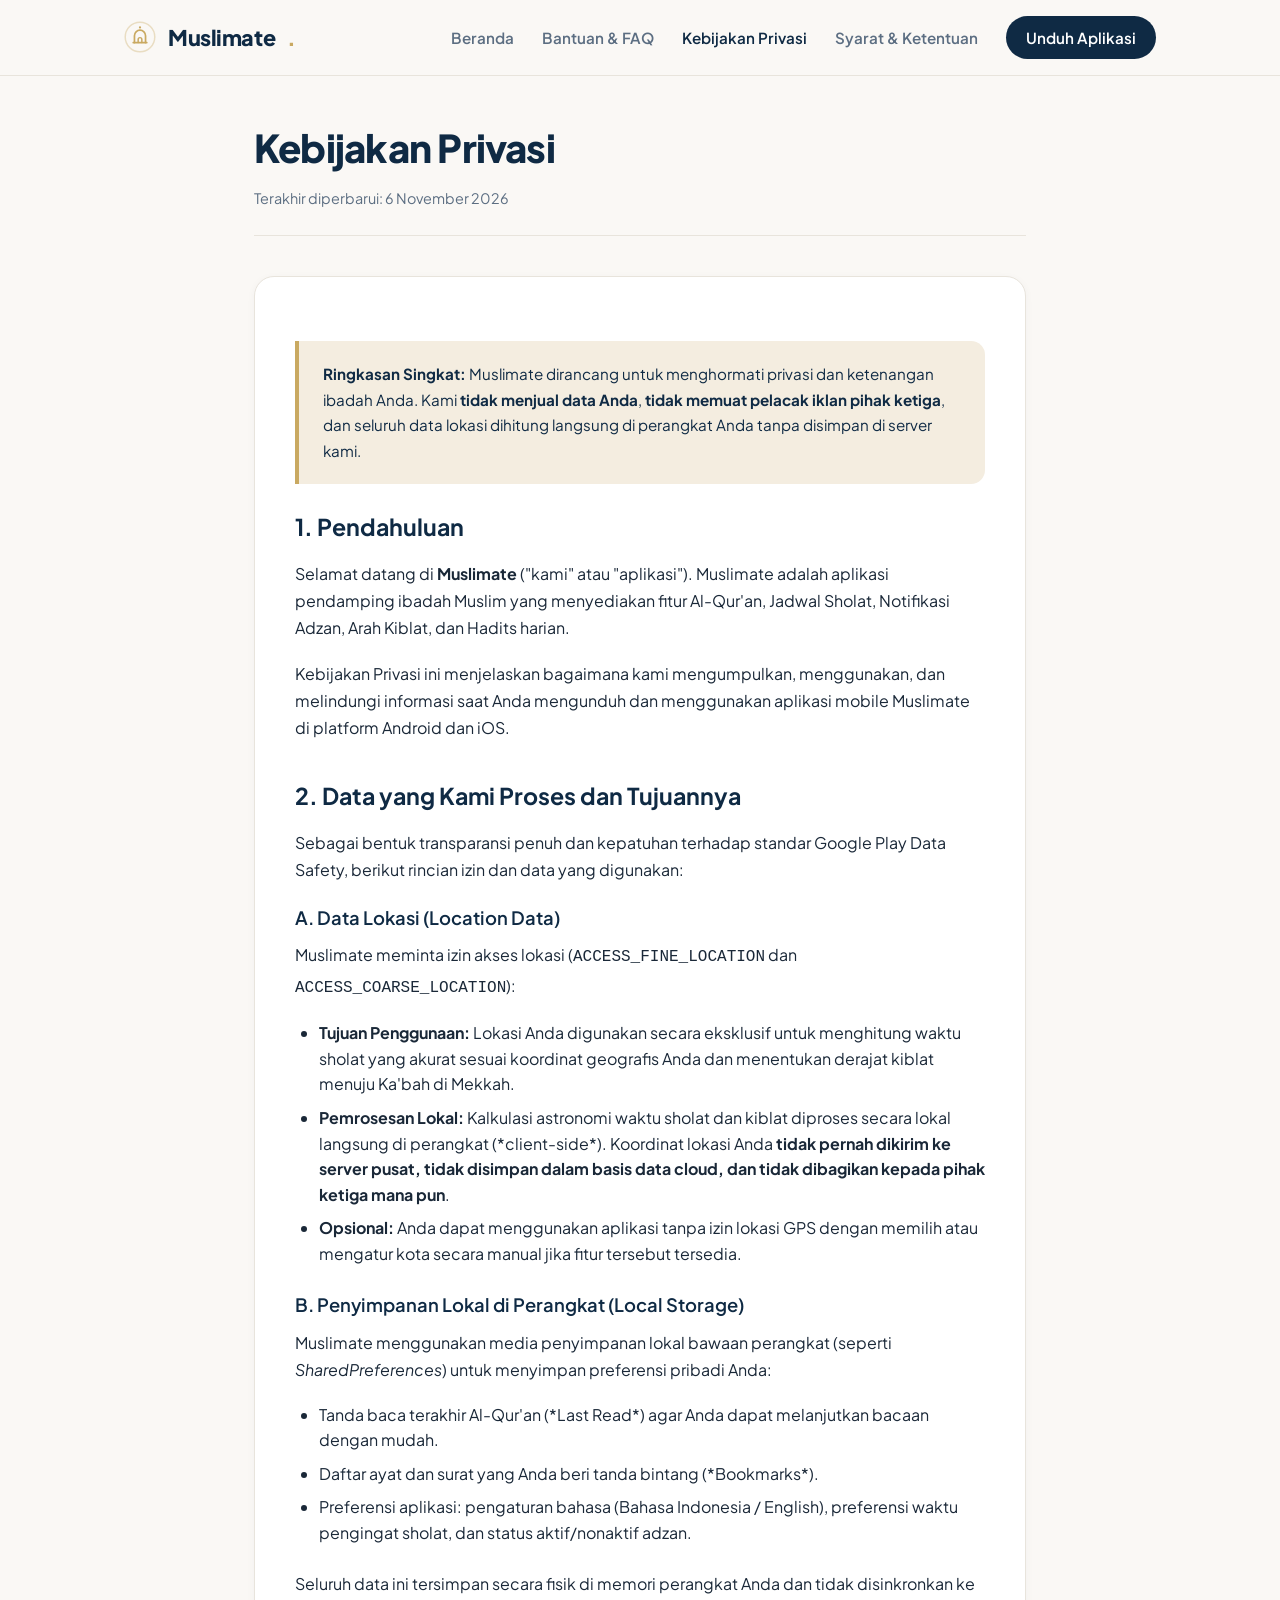
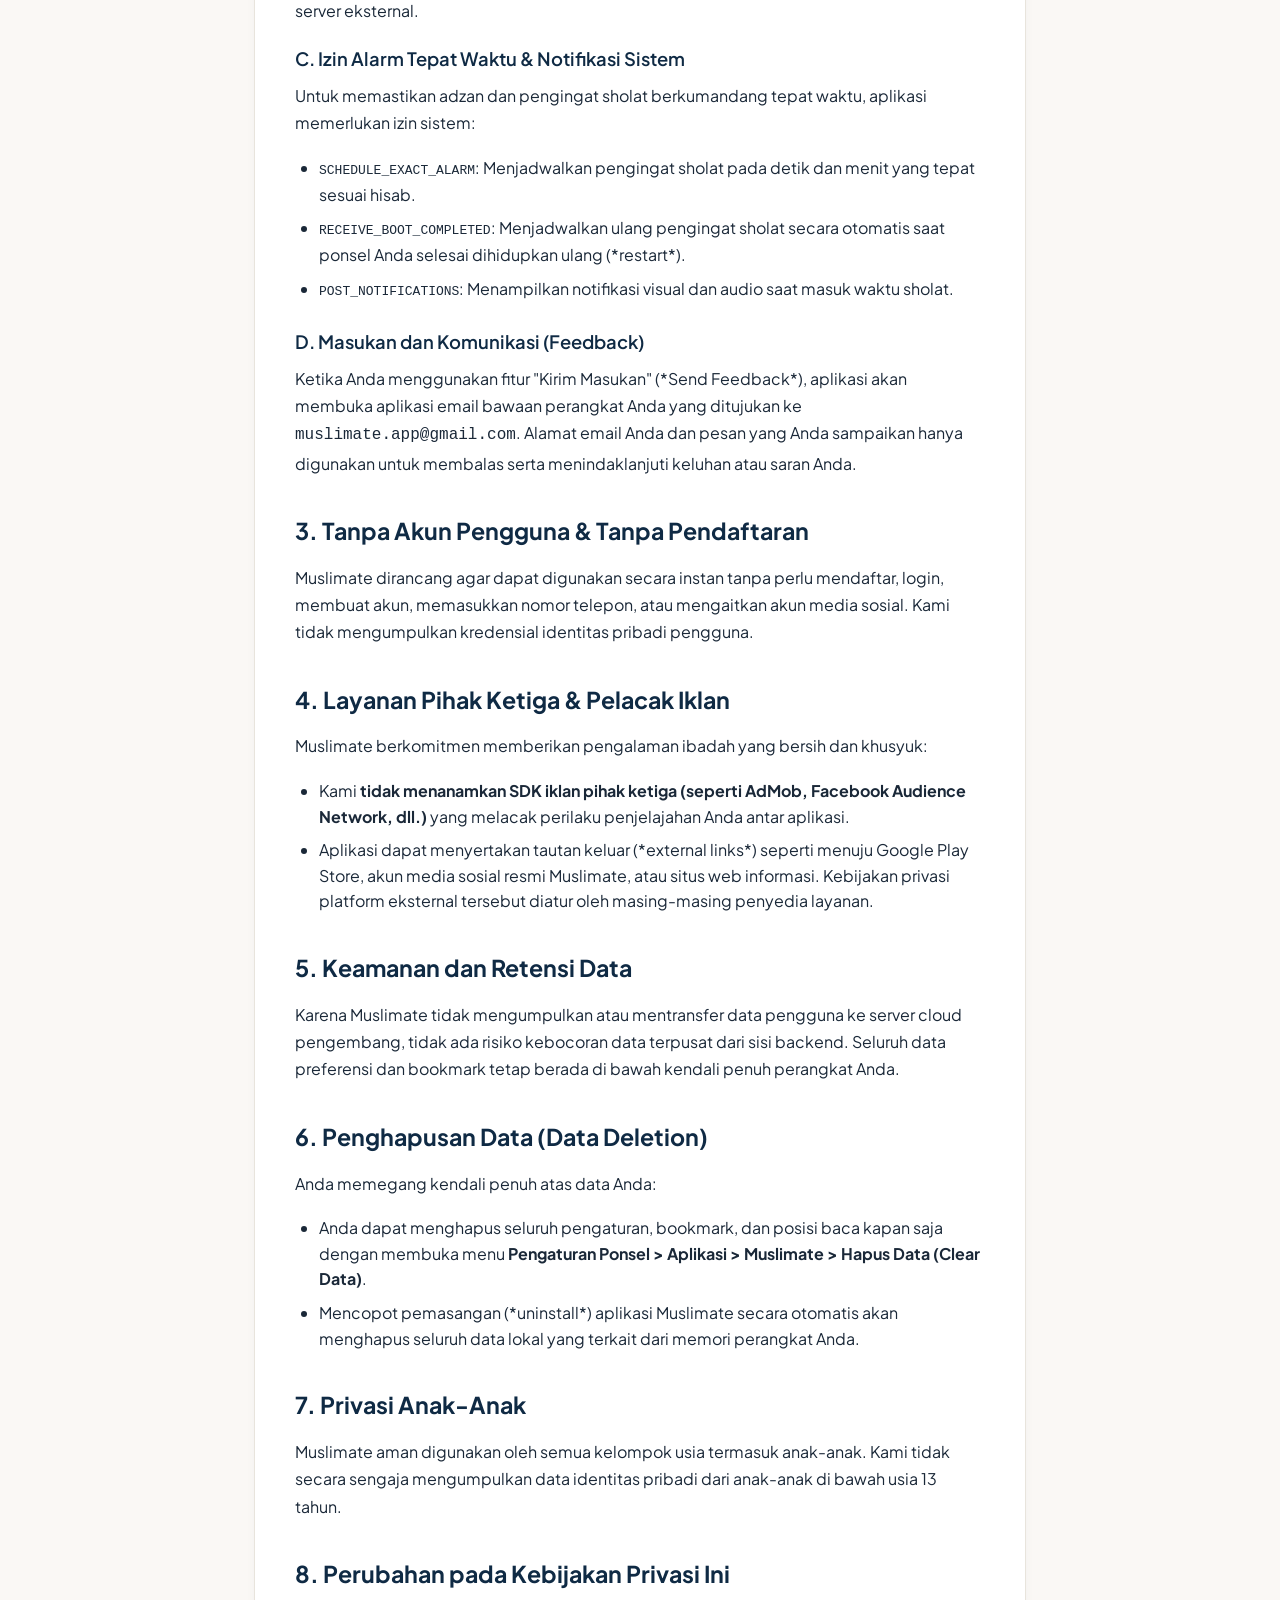
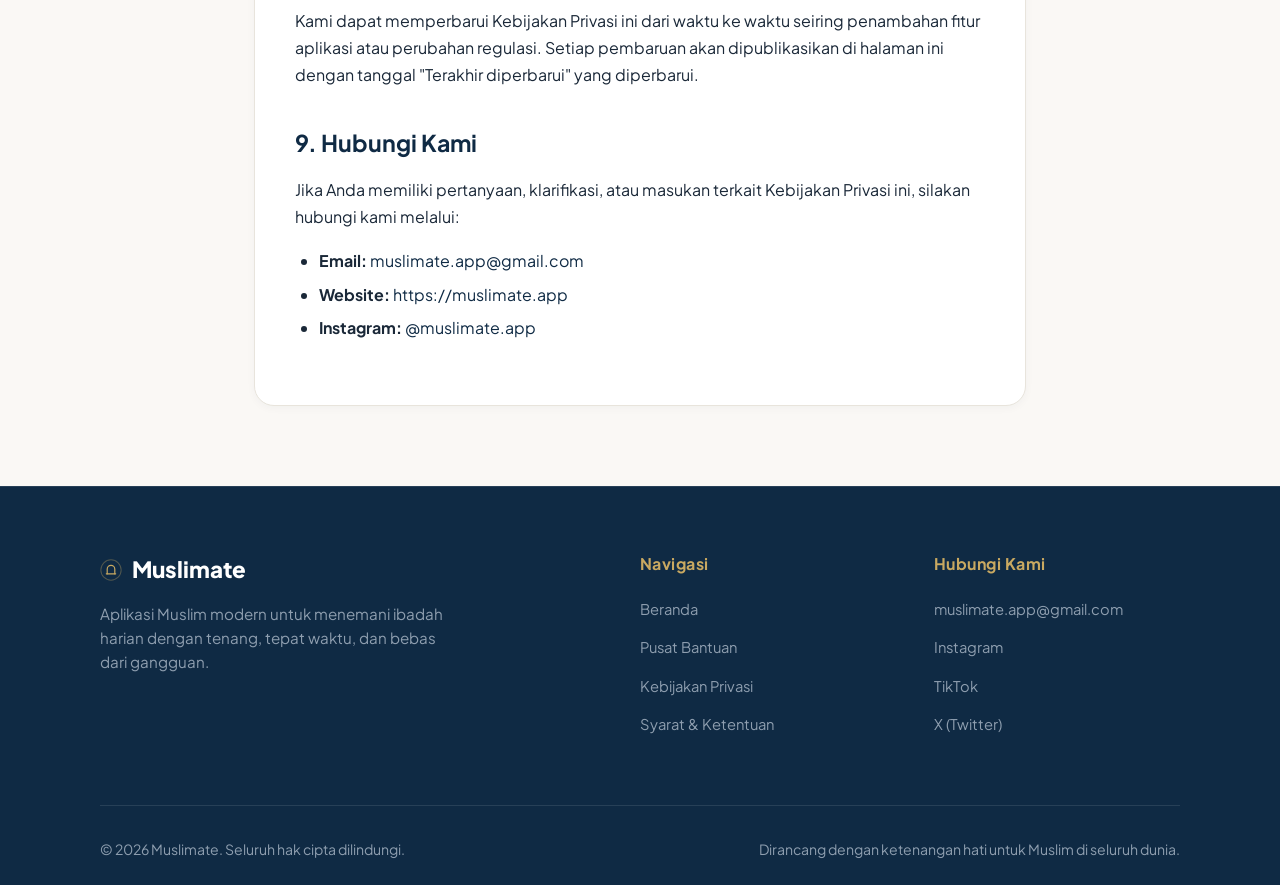
<file: privasi/index.html>
<!DOCTYPE html>
<html lang="id">
<head>
  <meta charset="UTF-8">
  <meta name="viewport" content="width=device-width, initial-scale=1.0">
  <title>Kebijakan Privasi — Muslimate</title>
  <meta name="description" content="Kebijakan Privasi aplikasi Muslimate. Komitmen kami menjaga data dan kenyamanan ibadah harian Anda tanpa pelacakan invasif.">
  <link rel="icon" type="image/svg+xml" href="data:image/svg+xml,<svg xmlns='http://www.w3.org/2000/svg' viewBox='0 0 26 26'><circle cx='13' cy='13' r='12' fill='%230F2A44'/><path d='M8.5 17.5V12a4.5 4.5 0 0 1 9 0v5.5' stroke='%23C9A961' stroke-width='1.5' fill='none'/></svg>">
  <link rel="stylesheet" href="../style.css">
  <style>
    @import url('https://fonts.googleapis.com/css2?family=Plus+Jakarta+Sans:wght@400;500;600;700;800&family=Amiri:wght@400;700&display=swap');

    :root {
      --primary-navy: #0F2A44;
      --primary-navy-dark: #0A1B2C;
      --primary-navy-light: #183C60;
      --gold-accent: #C9A961;
      --gold-light: #F4EDE0;
      --gold-hover: #B8934A;
      --bg-warm: #FAF8F5;
      --bg-card: #FFFFFF;
      --text-main: #1A2838;
      --text-muted: #5C6E82;
      --text-light: #8E9EAF;
      --border-subtle: #E8E4DC;
      --border-focus: #C9A961;
      --shadow-sm: 0 2px 8px rgba(15, 42, 68, 0.04);
      --shadow-md: 0 8px 24px rgba(15, 42, 68, 0.08);
      --shadow-lg: 0 16px 40px rgba(15, 42, 68, 0.12);
      --radius-sm: 8px;
      --radius-md: 14px;
      --radius-lg: 20px;
      --radius-full: 9999px;
      --max-width: 1080px;
      --font-main: 'Plus Jakarta Sans', -apple-system, BlinkMacSystemFont, 'Segoe UI', Roboto, sans-serif;
    }

    * { margin: 0; padding: 0; box-sizing: border-box; }
    body { font-family: var(--font-main); background-color: var(--bg-warm); color: var(--text-main); line-height: 1.65; -webkit-font-smoothing: antialiased; }
    a { color: var(--primary-navy); text-decoration: none; transition: all 0.2s ease; }
    a:hover { color: var(--gold-accent); }

    /* Header */
    header.site-header { background: rgba(250, 248, 245, 0.95); backdrop-filter: blur(10px); position: sticky; top: 0; z-index: 100; border-bottom: 1px solid var(--border-subtle); }
    .nav-container { max-width: var(--max-width); margin: 0 auto; padding: 1rem 1.5rem; display: flex; align-items: center; justify-content: space-between; position: relative; }
    .brand-logo { display: flex; align-items: center; gap: 0.75rem; font-weight: 800; font-size: 1.35rem; color: var(--primary-navy); letter-spacing: -0.02em; }
    .brand-logo svg { width: 32px; height: 32px; flex-shrink: 0; }
    .brand-logo span.dot { color: var(--gold-accent); }
    nav.main-nav { display: flex; align-items: center; gap: 1.75rem; }
    nav.main-nav a { font-size: 0.95rem; font-weight: 600; color: var(--text-muted); }
    nav.main-nav a:hover, nav.main-nav a.active { color: var(--primary-navy); }
    .nav-cta { background: var(--primary-navy); color: #FFFFFF !important; padding: 0.55rem 1.25rem; border-radius: var(--radius-full); font-size: 0.9rem; font-weight: 600; }
    .nav-cta:hover { background: var(--primary-navy-light); }
    .mobile-menu-btn { display: none; background: none; border: 1px solid var(--border-subtle); border-radius: var(--radius-sm); padding: 0.4rem 0.6rem; cursor: pointer; color: var(--primary-navy); font-size: 1.25rem; }

    /* Content */
    .content-page { max-width: 820px; margin: 2.5rem auto 5rem; padding: 0 1.5rem; }
    .page-header { margin-bottom: 2.5rem; padding-bottom: 1.5rem; border-bottom: 1px solid var(--border-subtle); }
    .page-header h1 { font-size: 2.4rem; font-weight: 800; color: var(--primary-navy); letter-spacing: -0.02em; margin-bottom: 0.5rem; }
    .page-header .last-updated { font-size: 0.9rem; color: var(--text-muted); }
    .article-body { background: var(--bg-card); border: 1px solid var(--border-subtle); border-radius: var(--radius-lg); padding: 2.5rem; box-shadow: var(--shadow-sm); }
    .article-body h2 { font-size: 1.45rem; font-weight: 700; color: var(--primary-navy); margin: 2.2rem 0 0.85rem; }
    .article-body h2:first-of-type { margin-top: 0; }
    .article-body h3 { font-size: 1.15rem; font-weight: 600; color: var(--primary-navy); margin: 1.25rem 0 0.5rem; }
    .article-body p { color: var(--text-main); margin-bottom: 1.15rem; font-size: 1rem; line-height: 1.7; }
    .article-body ul, .article-body ol { margin: 0.5rem 0 1.5rem 1.5rem; color: var(--text-main); }
    .article-body li { margin-bottom: 0.5rem; line-height: 1.6; }
    .callout-box { background: var(--gold-light); border-left: 4px solid var(--gold-accent); padding: 1.25rem 1.5rem; border-radius: 0 var(--radius-md) var(--radius-md) 0; margin: 1.5rem 0; }
    .callout-box p { margin-bottom: 0; font-size: 0.95rem; color: var(--primary-navy); }

    /* Footer */
    footer.site-footer { background: var(--primary-navy); color: #FFFFFF; padding: 4rem 1.5rem 2rem; border-top: 1px solid rgba(255, 255, 255, 0.1); }
    .footer-container { max-width: var(--max-width); margin: 0 auto; }
    .footer-top { display: grid; grid-template-columns: 2fr 1fr 1fr; gap: 3rem; margin-bottom: 3.5rem; }
    .footer-brand h4 { font-size: 1.4rem; font-weight: 800; margin-bottom: 0.85rem; display: flex; align-items: center; gap: 0.6rem; }
    .footer-brand p { color: var(--text-light); font-size: 0.95rem; max-width: 360px; line-height: 1.6; }
    .footer-links h5 { font-size: 1rem; font-weight: 700; color: var(--gold-accent); margin-bottom: 1.15rem; }
    .footer-links ul { list-style: none; }
    .footer-links li { margin-bottom: 0.75rem; }
    .footer-links a { color: var(--text-light); font-size: 0.92rem; }
    .footer-links a:hover { color: #FFFFFF; }
    .footer-bottom { border-top: 1px solid rgba(255, 255, 255, 0.1); padding-top: 2rem; display: flex; align-items: center; justify-content: space-between; flex-wrap: wrap; gap: 1rem; font-size: 0.88rem; color: var(--text-light); }
    .footer-bottom a { color: var(--gold-accent); }

    @media (max-width: 768px) {
      .footer-top { grid-template-columns: 1fr; gap: 2rem; }
      .article-body { padding: 1.5rem; }
      .mobile-menu-btn { display: block; }
      nav.main-nav { display: none; }
      nav.main-nav.open { display: flex; flex-direction: column; position: absolute; top: 100%; left: 0; right: 0; background: var(--bg-card); padding: 1.5rem; border-bottom: 1px solid var(--border-subtle); box-shadow: var(--shadow-md); gap: 1.25rem; align-items: flex-start; }
    }
  </style>
</head>
<body>

  <!-- Site Header -->
  <header class="site-header">
    <div class="nav-container">
      <a href="../index.html" class="brand-logo">
        <svg width="28" height="28" viewBox="0 0 26 26" fill="none" xmlns="http://www.w3.org/2000/svg">
          <circle cx="13" cy="13" r="12" stroke="#C9A961" stroke-width="1.2" opacity="0.35"/>
          <path d="M8.5 17.5V12C8.5 9.5 10.5 7.5 13 7.5C15.5 7.5 17.5 9.5 17.5 12V17.5" stroke="#C9A961" stroke-width="1.4" stroke-linecap="round"/>
          <path d="M7.5 17.5H18.5" stroke="#C9A961" stroke-width="1.4" stroke-linecap="round"/>
          <path d="M11.5 17.5V15C11.5 14.2 12.2 13.5 13 13.5C13.8 13.5 14.5 14.2 14.5 15V17.5" stroke="#C9A961" stroke-width="1.2" stroke-linecap="round"/>
          <circle cx="13" cy="5.2" r="0.9" fill="#C9A961"/>
        </svg>
        Muslimate<span class="dot">.</span>
      </a>

      <button class="mobile-menu-btn" onclick="document.querySelector('.main-nav').classList.toggle('open')" aria-label="Menu">&#9776;</button>

      <nav class="main-nav">
        <a href="../index.html">Beranda</a>
        <a href="../bantuan/index.html">Bantuan & FAQ</a>
        <a href="../privasi/index.html" class="active">Kebijakan Privasi</a>
        <a href="../syarat-ketentuan/index.html">Syarat & Ketentuan</a>
        <a href="https://play.google.com/store/apps/details?id=id.muslimate.app" class="nav-cta" target="_blank" rel="noopener">Unduh Aplikasi</a>
      </nav>
    </div>
  </header>

  <!-- Content Section -->
  <main class="content-page">
    <div class="page-header">
      <h1>Kebijakan Privasi</h1>
      <p class="last-updated">Terakhir diperbarui: 6 November 2026</p>
    </div>

    <article class="article-body">
      <div class="callout-box">
        <p><strong>Ringkasan Singkat:</strong> Muslimate dirancang untuk menghormati privasi dan ketenangan ibadah Anda. Kami <strong>tidak menjual data Anda</strong>, <strong>tidak memuat pelacak iklan pihak ketiga</strong>, dan seluruh data lokasi dihitung langsung di perangkat Anda tanpa disimpan di server kami.</p>
      </div>

      <h2>1. Pendahuluan</h2>
      <p>Selamat datang di <strong>Muslimate</strong> ("kami" atau "aplikasi"). Muslimate adalah aplikasi pendamping ibadah Muslim yang menyediakan fitur Al-Qur'an, Jadwal Sholat, Notifikasi Adzan, Arah Kiblat, dan Hadits harian.</p>
      <p>Kebijakan Privasi ini menjelaskan bagaimana kami mengumpulkan, menggunakan, dan melindungi informasi saat Anda mengunduh dan menggunakan aplikasi mobile Muslimate di platform Android dan iOS.</p>

      <h2>2. Data yang Kami Proses dan Tujuannya</h2>
      <p>Sebagai bentuk transparansi penuh dan kepatuhan terhadap standar Google Play Data Safety, berikut rincian izin dan data yang digunakan:</p>

      <h3>A. Data Lokasi (Location Data)</h3>
      <p>Muslimate meminta izin akses lokasi (<code>ACCESS_FINE_LOCATION</code> dan <code>ACCESS_COARSE_LOCATION</code>):</p>
      <ul>
        <li><strong>Tujuan Penggunaan:</strong> Lokasi Anda digunakan secara eksklusif untuk menghitung waktu sholat yang akurat sesuai koordinat geografis Anda dan menentukan derajat kiblat menuju Ka'bah di Mekkah.</li>
        <li><strong>Pemrosesan Lokal:</strong> Kalkulasi astronomi waktu sholat dan kiblat diproses secara lokal langsung di perangkat (*client-side*). Koordinat lokasi Anda <strong>tidak pernah dikirim ke server pusat, tidak disimpan dalam basis data cloud, dan tidak dibagikan kepada pihak ketiga mana pun</strong>.</li>
        <li><strong>Opsional:</strong> Anda dapat menggunakan aplikasi tanpa izin lokasi GPS dengan memilih atau mengatur kota secara manual jika fitur tersebut tersedia.</li>
      </ul>

      <h3>B. Penyimpanan Lokal di Perangkat (Local Storage)</h3>
      <p>Muslimate menggunakan media penyimpanan lokal bawaan perangkat (seperti <em>SharedPreferences</em>) untuk menyimpan preferensi pribadi Anda:</p>
      <ul>
        <li>Tanda baca terakhir Al-Qur'an (*Last Read*) agar Anda dapat melanjutkan bacaan dengan mudah.</li>
        <li>Daftar ayat dan surat yang Anda beri tanda bintang (*Bookmarks*).</li>
        <li>Preferensi aplikasi: pengaturan bahasa (Bahasa Indonesia / English), preferensi waktu pengingat sholat, dan status aktif/nonaktif adzan.</li>
      </ul>
      <p>Seluruh data ini tersimpan secara fisik di memori perangkat Anda dan tidak disinkronkan ke server eksternal.</p>

      <h3>C. Izin Alarm Tepat Waktu & Notifikasi Sistem</h3>
      <p>Untuk memastikan adzan dan pengingat sholat berkumandang tepat waktu, aplikasi memerlukan izin sistem:</p>
      <ul>
        <li><code>SCHEDULE_EXACT_ALARM</code>: Menjadwalkan pengingat sholat pada detik dan menit yang tepat sesuai hisab.</li>
        <li><code>RECEIVE_BOOT_COMPLETED</code>: Menjadwalkan ulang pengingat sholat secara otomatis saat ponsel Anda selesai dihidupkan ulang (*restart*).</li>
        <li><code>POST_NOTIFICATIONS</code>: Menampilkan notifikasi visual dan audio saat masuk waktu sholat.</li>
      </ul>

      <h3>D. Masukan dan Komunikasi (Feedback)</h3>
      <p>Ketika Anda menggunakan fitur "Kirim Masukan" (*Send Feedback*), aplikasi akan membuka aplikasi email bawaan perangkat Anda yang ditujukan ke <code>muslimate.app@gmail.com</code>. Alamat email Anda dan pesan yang Anda sampaikan hanya digunakan untuk membalas serta menindaklanjuti keluhan atau saran Anda.</p>

      <h2>3. Tanpa Akun Pengguna & Tanpa Pendaftaran</h2>
      <p>Muslimate dirancang agar dapat digunakan secara instan tanpa perlu mendaftar, login, membuat akun, memasukkan nomor telepon, atau mengaitkan akun media sosial. Kami tidak mengumpulkan kredensial identitas pribadi pengguna.</p>

      <h2>4. Layanan Pihak Ketiga & Pelacak Iklan</h2>
      <p>Muslimate berkomitmen memberikan pengalaman ibadah yang bersih dan khusyuk:</p>
      <ul>
        <li>Kami <strong>tidak menanamkan SDK iklan pihak ketiga (seperti AdMob, Facebook Audience Network, dll.)</strong> yang melacak perilaku penjelajahan Anda antar aplikasi.</li>
        <li>Aplikasi dapat menyertakan tautan keluar (*external links*) seperti menuju Google Play Store, akun media sosial resmi Muslimate, atau situs web informasi. Kebijakan privasi platform eksternal tersebut diatur oleh masing-masing penyedia layanan.</li>
      </ul>

      <h2>5. Keamanan dan Retensi Data</h2>
      <p>Karena Muslimate tidak mengumpulkan atau mentransfer data pengguna ke server cloud pengembang, tidak ada risiko kebocoran data terpusat dari sisi backend. Seluruh data preferensi dan bookmark tetap berada di bawah kendali penuh perangkat Anda.</p>

      <h2>6. Penghapusan Data (Data Deletion)</h2>
      <p>Anda memegang kendali penuh atas data Anda:</p>
      <ul>
        <li>Anda dapat menghapus seluruh pengaturan, bookmark, dan posisi baca kapan saja dengan membuka menu <strong>Pengaturan Ponsel &gt; Aplikasi &gt; Muslimate &gt; Hapus Data (Clear Data)</strong>.</li>
        <li>Mencopot pemasangan (*uninstall*) aplikasi Muslimate secara otomatis akan menghapus seluruh data lokal yang terkait dari memori perangkat Anda.</li>
      </ul>

      <h2>7. Privasi Anak-Anak</h2>
      <p>Muslimate aman digunakan oleh semua kelompok usia termasuk anak-anak. Kami tidak secara sengaja mengumpulkan data identitas pribadi dari anak-anak di bawah usia 13 tahun.</p>

      <h2>8. Perubahan pada Kebijakan Privasi Ini</h2>
      <p>Kami dapat memperbarui Kebijakan Privasi ini dari waktu ke waktu seiring penambahan fitur aplikasi atau perubahan regulasi. Setiap pembaruan akan dipublikasikan di halaman ini dengan tanggal "Terakhir diperbarui" yang diperbarui.</p>

      <h2>9. Hubungi Kami</h2>
      <p>Jika Anda memiliki pertanyaan, klarifikasi, atau masukan terkait Kebijakan Privasi ini, silakan hubungi kami melalui:</p>
      <ul>
        <li><strong>Email:</strong> <a href="mailto:muslimate.app@gmail.com">muslimate.app@gmail.com</a></li>
        <li><strong>Website:</strong> <a href="https://muslimate.app">https://muslimate.app</a></li>
        <li><strong>Instagram:</strong> <a href="https://www.instagram.com/muslimate.app" target="_blank" rel="noopener">@muslimate.app</a></li>
      </ul>
    </article>
  </main>

  <!-- Site Footer -->
  <footer class="site-footer">
    <div class="footer-container">
      <div class="footer-top">
        <div class="footer-brand">
          <h4>
            <svg width="22" height="22" viewBox="0 0 26 26" fill="none" xmlns="http://www.w3.org/2000/svg">
              <circle cx="13" cy="13" r="12" stroke="#C9A961" stroke-width="1.2" opacity="0.35"/>
              <path d="M8.5 17.5V12C8.5 9.5 10.5 7.5 13 7.5C15.5 7.5 17.5 9.5 17.5 12V17.5" stroke="#C9A961" stroke-width="1.4" stroke-linecap="round"/>
              <path d="M7.5 17.5H18.5" stroke="#C9A961" stroke-width="1.4" stroke-linecap="round"/>
            </svg>
            Muslimate
          </h4>
          <p>Aplikasi Muslim modern untuk menemani ibadah harian dengan tenang, tepat waktu, dan bebas dari gangguan.</p>
        </div>
        <div class="footer-links">
          <h5>Navigasi</h5>
          <ul>
            <li><a href="../index.html">Beranda</a></li>
            <li><a href="../bantuan/index.html">Pusat Bantuan</a></li>
            <li><a href="../privasi/index.html">Kebijakan Privasi</a></li>
            <li><a href="../syarat-ketentuan/index.html">Syarat & Ketentuan</a></li>
          </ul>
        </div>
        <div class="footer-links">
          <h5>Hubungi Kami</h5>
          <ul>
            <li><a href="mailto:muslimate.app@gmail.com">muslimate.app@gmail.com</a></li>
            <li><a href="https://www.instagram.com/muslimate.app" target="_blank" rel="noopener">Instagram</a></li>
            <li><a href="https://www.tiktok.com/@muslimate.app" target="_blank" rel="noopener">TikTok</a></li>
            <li><a href="https://x.com/muslimate" target="_blank" rel="noopener">X (Twitter)</a></li>
          </ul>
        </div>
      </div>
      <div class="footer-bottom">
        <p>&copy; 2026 Muslimate. Seluruh hak cipta dilindungi.</p>
        <p>Dirancang dengan ketenangan hati untuk Muslim di seluruh dunia.</p>
      </div>
    </div>
  </footer>

</body>
</html>
</file>
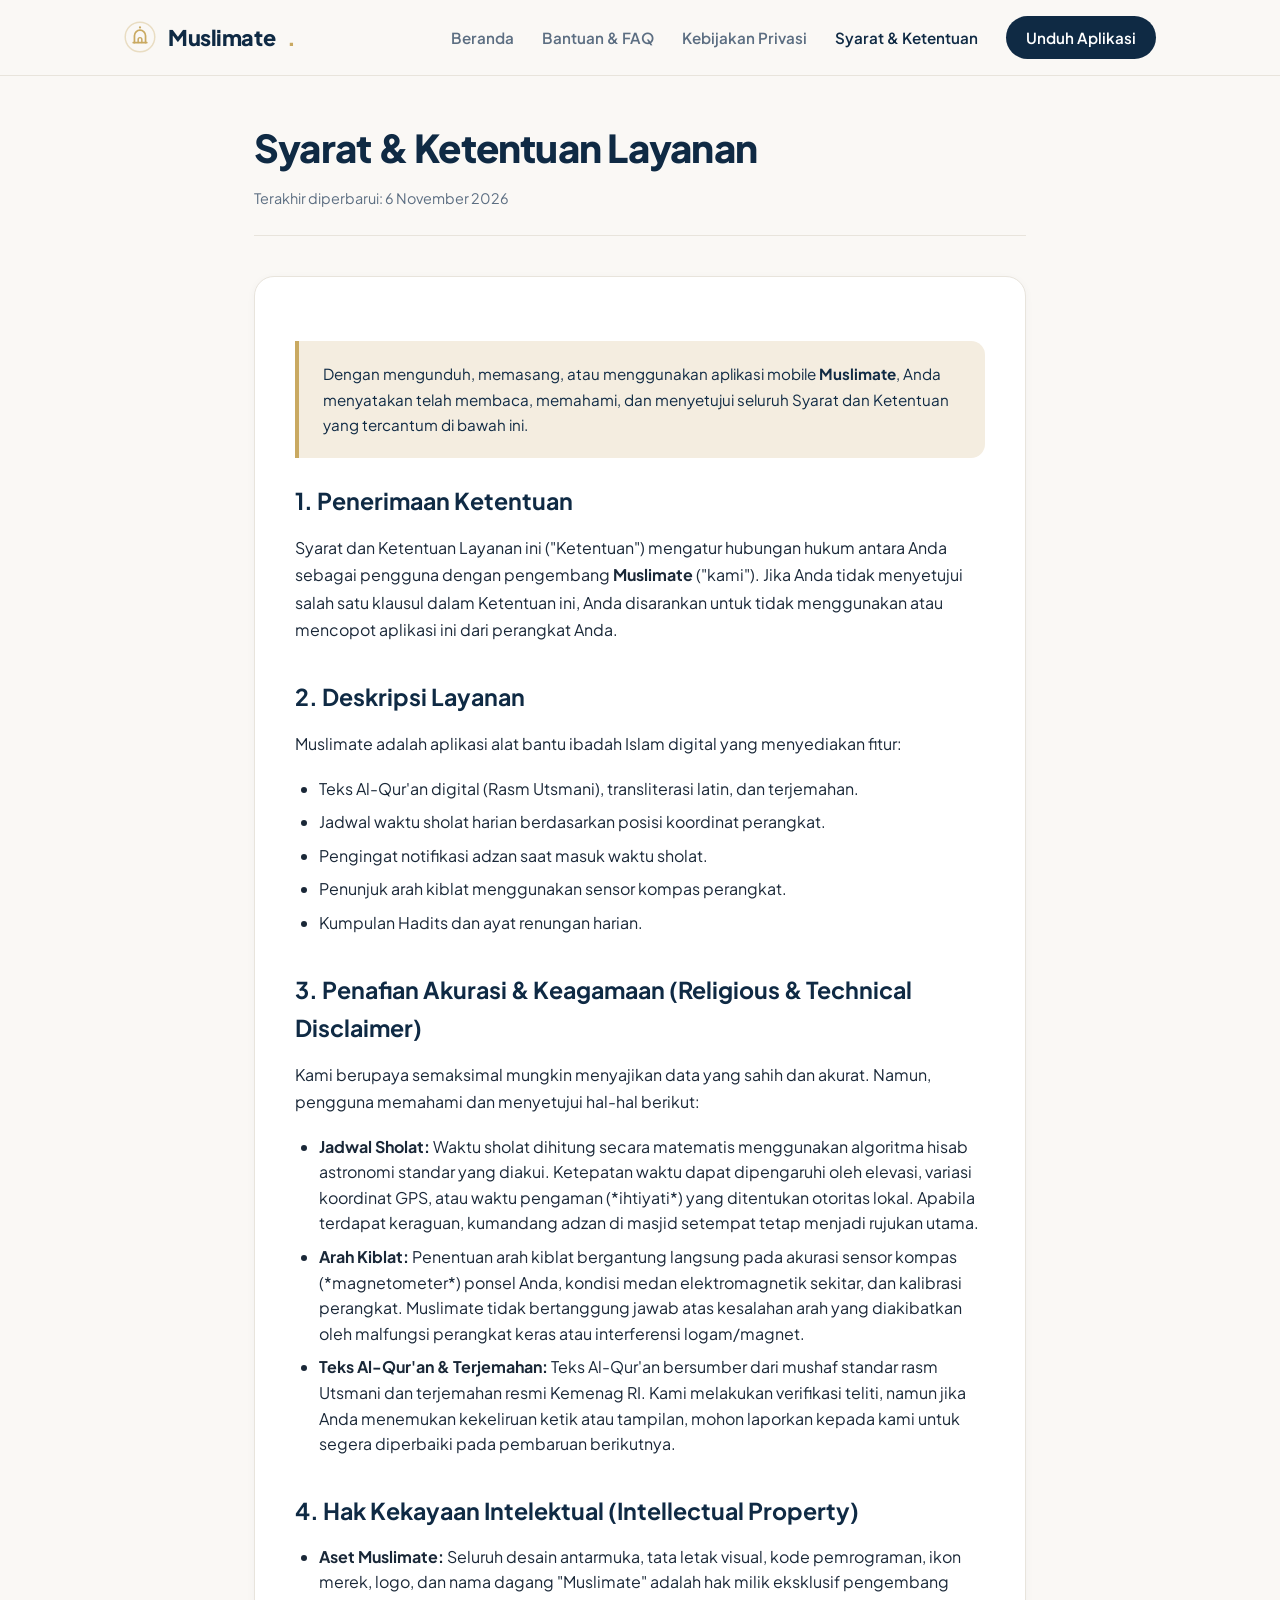
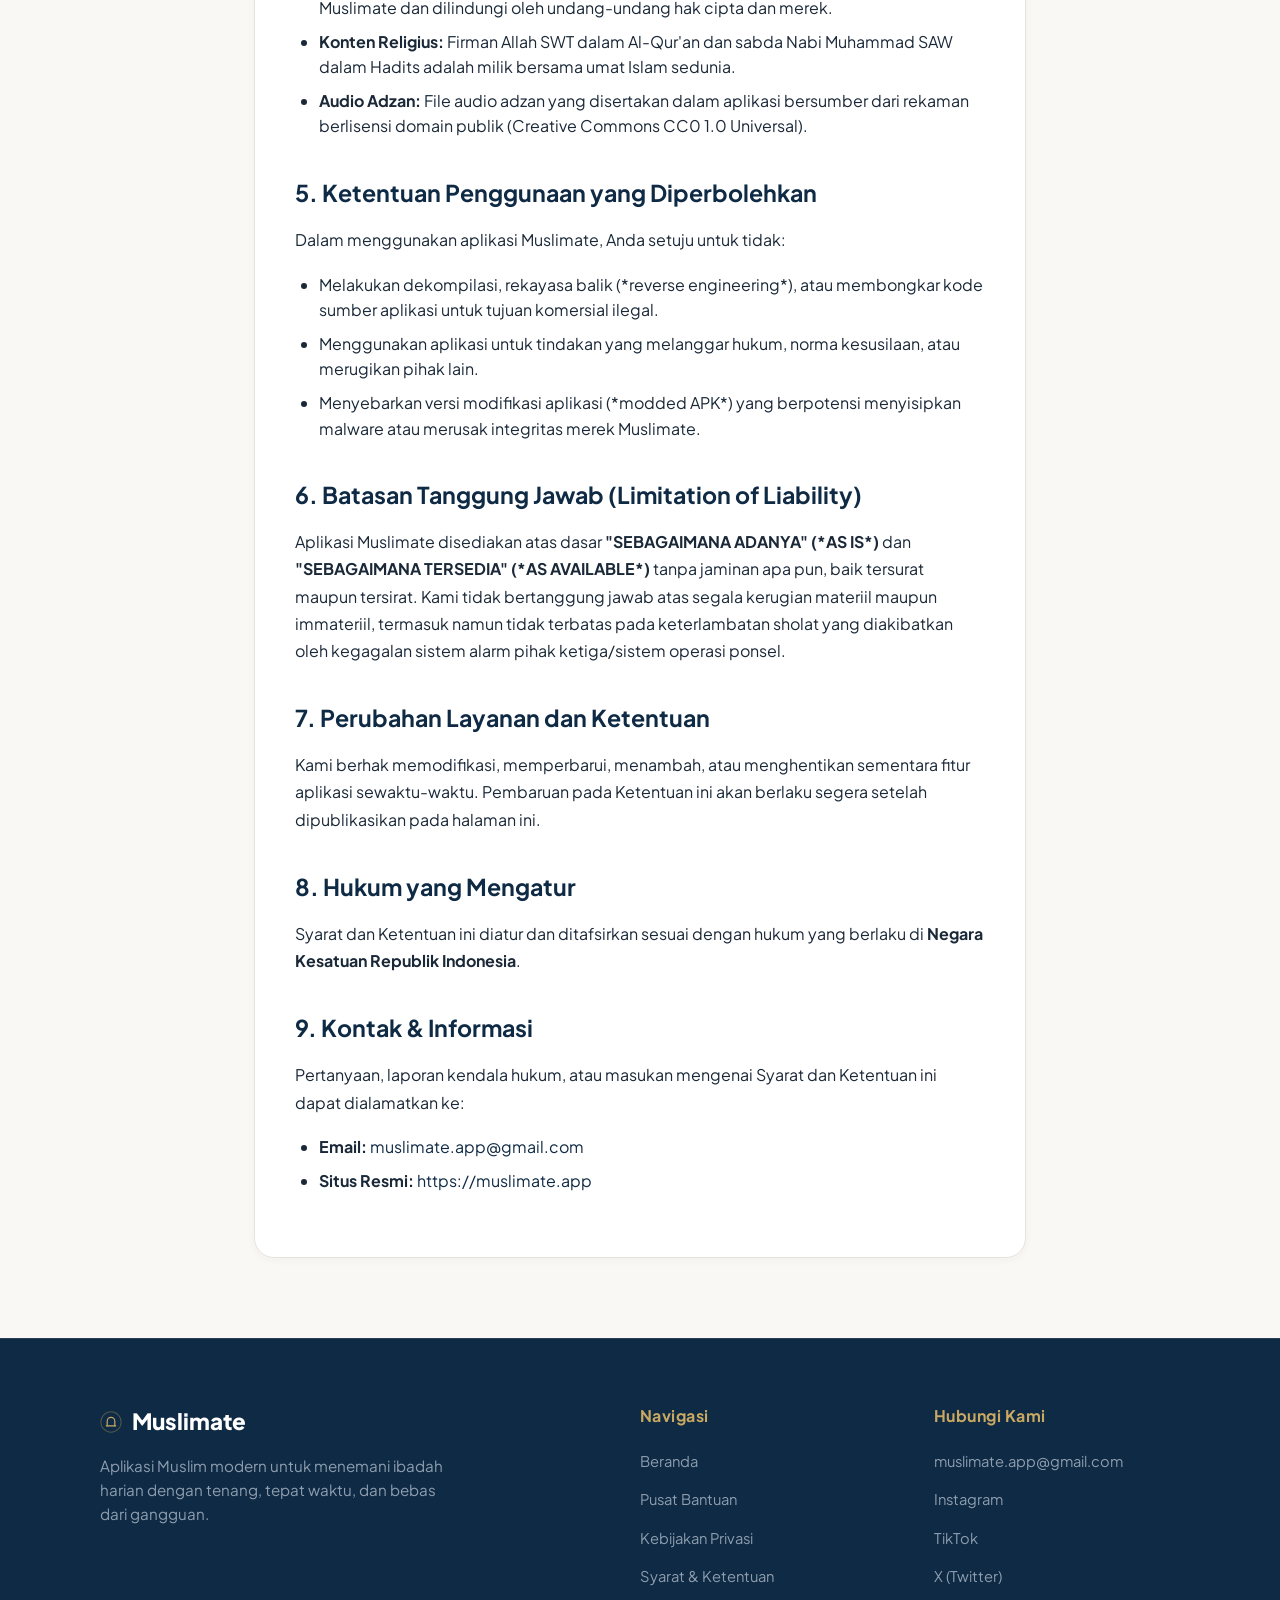
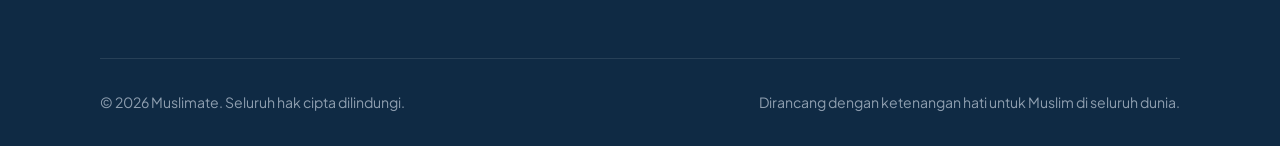
<file: syarat-ketentuan/index.html>
<!DOCTYPE html>
<html lang="id">
<head>
  <meta charset="UTF-8">
  <meta name="viewport" content="width=device-width, initial-scale=1.0">
  <title>Syarat & Ketentuan Layanan — Muslimate</title>
  <meta name="description" content="Syarat dan Ketentuan Layanan penggunaan aplikasi Muslimate. Panduan, hak cipta, dan batasan tanggung jawab.">
  <link rel="icon" type="image/svg+xml" href="data:image/svg+xml,<svg xmlns='http://www.w3.org/2000/svg' viewBox='0 0 26 26'><circle cx='13' cy='13' r='12' fill='%230F2A44'/><path d='M8.5 17.5V12a4.5 4.5 0 0 1 9 0v5.5' stroke='%23C9A961' stroke-width='1.5' fill='none'/></svg>">
  <link rel="stylesheet" href="../style.css">
  <style>
    @import url('https://fonts.googleapis.com/css2?family=Plus+Jakarta+Sans:wght@400;500;600;700;800&family=Amiri:wght@400;700&display=swap');

    :root {
      --primary-navy: #0F2A44;
      --primary-navy-dark: #0A1B2C;
      --primary-navy-light: #183C60;
      --gold-accent: #C9A961;
      --gold-light: #F4EDE0;
      --gold-hover: #B8934A;
      --bg-warm: #FAF8F5;
      --bg-card: #FFFFFF;
      --text-main: #1A2838;
      --text-muted: #5C6E82;
      --text-light: #8E9EAF;
      --border-subtle: #E8E4DC;
      --border-focus: #C9A961;
      --shadow-sm: 0 2px 8px rgba(15, 42, 68, 0.04);
      --shadow-md: 0 8px 24px rgba(15, 42, 68, 0.08);
      --shadow-lg: 0 16px 40px rgba(15, 42, 68, 0.12);
      --radius-sm: 8px;
      --radius-md: 14px;
      --radius-lg: 20px;
      --radius-full: 9999px;
      --max-width: 1080px;
      --font-main: 'Plus Jakarta Sans', -apple-system, BlinkMacSystemFont, 'Segoe UI', Roboto, sans-serif;
    }

    * { margin: 0; padding: 0; box-sizing: border-box; }
    body { font-family: var(--font-main); background-color: var(--bg-warm); color: var(--text-main); line-height: 1.65; -webkit-font-smoothing: antialiased; }
    a { color: var(--primary-navy); text-decoration: none; transition: all 0.2s ease; }
    a:hover { color: var(--gold-accent); }

    /* Header */
    header.site-header { background: rgba(250, 248, 245, 0.95); backdrop-filter: blur(10px); position: sticky; top: 0; z-index: 100; border-bottom: 1px solid var(--border-subtle); }
    .nav-container { max-width: var(--max-width); margin: 0 auto; padding: 1rem 1.5rem; display: flex; align-items: center; justify-content: space-between; position: relative; }
    .brand-logo { display: flex; align-items: center; gap: 0.75rem; font-weight: 800; font-size: 1.35rem; color: var(--primary-navy); letter-spacing: -0.02em; }
    .brand-logo svg { width: 32px; height: 32px; flex-shrink: 0; }
    .brand-logo span.dot { color: var(--gold-accent); }
    nav.main-nav { display: flex; align-items: center; gap: 1.75rem; }
    nav.main-nav a { font-size: 0.95rem; font-weight: 600; color: var(--text-muted); }
    nav.main-nav a:hover, nav.main-nav a.active { color: var(--primary-navy); }
    .nav-cta { background: var(--primary-navy); color: #FFFFFF !important; padding: 0.55rem 1.25rem; border-radius: var(--radius-full); font-size: 0.9rem; font-weight: 600; }
    .nav-cta:hover { background: var(--primary-navy-light); }
    .mobile-menu-btn { display: none; background: none; border: 1px solid var(--border-subtle); border-radius: var(--radius-sm); padding: 0.4rem 0.6rem; cursor: pointer; color: var(--primary-navy); font-size: 1.25rem; }

    /* Content */
    .content-page { max-width: 820px; margin: 2.5rem auto 5rem; padding: 0 1.5rem; }
    .page-header { margin-bottom: 2.5rem; padding-bottom: 1.5rem; border-bottom: 1px solid var(--border-subtle); }
    .page-header h1 { font-size: 2.4rem; font-weight: 800; color: var(--primary-navy); letter-spacing: -0.02em; margin-bottom: 0.5rem; }
    .page-header .last-updated { font-size: 0.9rem; color: var(--text-muted); }
    .article-body { background: var(--bg-card); border: 1px solid var(--border-subtle); border-radius: var(--radius-lg); padding: 2.5rem; box-shadow: var(--shadow-sm); }
    .article-body h2 { font-size: 1.45rem; font-weight: 700; color: var(--primary-navy); margin: 2.2rem 0 0.85rem; }
    .article-body h2:first-of-type { margin-top: 0; }
    .article-body p { color: var(--text-main); margin-bottom: 1.15rem; font-size: 1rem; line-height: 1.7; }
    .article-body ul, .article-body ol { margin: 0.5rem 0 1.5rem 1.5rem; color: var(--text-main); }
    .article-body li { margin-bottom: 0.5rem; line-height: 1.6; }
    .callout-box { background: var(--gold-light); border-left: 4px solid var(--gold-accent); padding: 1.25rem 1.5rem; border-radius: 0 var(--radius-md) var(--radius-md) 0; margin: 1.5rem 0; }
    .callout-box p { margin-bottom: 0; font-size: 0.95rem; color: var(--primary-navy); }

    /* Footer */
    footer.site-footer { background: var(--primary-navy); color: #FFFFFF; padding: 4rem 1.5rem 2rem; border-top: 1px solid rgba(255, 255, 255, 0.1); }
    .footer-container { max-width: var(--max-width); margin: 0 auto; }
    .footer-top { display: grid; grid-template-columns: 2fr 1fr 1fr; gap: 3rem; margin-bottom: 3.5rem; }
    .footer-brand h4 { font-size: 1.4rem; font-weight: 800; margin-bottom: 0.85rem; display: flex; align-items: center; gap: 0.6rem; }
    .footer-brand p { color: var(--text-light); font-size: 0.95rem; max-width: 360px; line-height: 1.6; }
    .footer-links h5 { font-size: 1rem; font-weight: 700; color: var(--gold-accent); margin-bottom: 1.15rem; }
    .footer-links ul { list-style: none; }
    .footer-links li { margin-bottom: 0.75rem; }
    .footer-links a { color: var(--text-light); font-size: 0.92rem; }
    .footer-links a:hover { color: #FFFFFF; }
    .footer-bottom { border-top: 1px solid rgba(255, 255, 255, 0.1); padding-top: 2rem; display: flex; align-items: center; justify-content: space-between; flex-wrap: wrap; gap: 1rem; font-size: 0.88rem; color: var(--text-light); }
    .footer-bottom a { color: var(--gold-accent); }

    @media (max-width: 768px) {
      .footer-top { grid-template-columns: 1fr; gap: 2rem; }
      .article-body { padding: 1.5rem; }
      .mobile-menu-btn { display: block; }
      nav.main-nav { display: none; }
      nav.main-nav.open { display: flex; flex-direction: column; position: absolute; top: 100%; left: 0; right: 0; background: var(--bg-card); padding: 1.5rem; border-bottom: 1px solid var(--border-subtle); box-shadow: var(--shadow-md); gap: 1.25rem; align-items: flex-start; }
    }
  </style>
</head>
<body>

  <!-- Site Header -->
  <header class="site-header">
    <div class="nav-container">
      <a href="../index.html" class="brand-logo">
        <svg width="28" height="28" viewBox="0 0 26 26" fill="none" xmlns="http://www.w3.org/2000/svg">
          <circle cx="13" cy="13" r="12" stroke="#C9A961" stroke-width="1.2" opacity="0.35"/>
          <path d="M8.5 17.5V12C8.5 9.5 10.5 7.5 13 7.5C15.5 7.5 17.5 9.5 17.5 12V17.5" stroke="#C9A961" stroke-width="1.4" stroke-linecap="round"/>
          <path d="M7.5 17.5H18.5" stroke="#C9A961" stroke-width="1.4" stroke-linecap="round"/>
          <path d="M11.5 17.5V15C11.5 14.2 12.2 13.5 13 13.5C13.8 13.5 14.5 14.2 14.5 15V17.5" stroke="#C9A961" stroke-width="1.2" stroke-linecap="round"/>
          <circle cx="13" cy="5.2" r="0.9" fill="#C9A961"/>
        </svg>
        Muslimate<span class="dot">.</span>
      </a>

      <button class="mobile-menu-btn" onclick="document.querySelector('.main-nav').classList.toggle('open')" aria-label="Menu">&#9776;</button>

      <nav class="main-nav">
        <a href="../index.html">Beranda</a>
        <a href="../bantuan/index.html">Bantuan & FAQ</a>
        <a href="../privasi/index.html">Kebijakan Privasi</a>
        <a href="../syarat-ketentuan/index.html" class="active">Syarat & Ketentuan</a>
        <a href="https://play.google.com/store/apps/details?id=id.muslimate.app" class="nav-cta" target="_blank" rel="noopener">Unduh Aplikasi</a>
      </nav>
    </div>
  </header>

  <!-- Content Section -->
  <main class="content-page">
    <div class="page-header">
      <h1>Syarat & Ketentuan Layanan</h1>
      <p class="last-updated">Terakhir diperbarui: 6 November 2026</p>
    </div>

    <article class="article-body">
      <div class="callout-box">
        <p>Dengan mengunduh, memasang, atau menggunakan aplikasi mobile <strong>Muslimate</strong>, Anda menyatakan telah membaca, memahami, dan menyetujui seluruh Syarat dan Ketentuan yang tercantum di bawah ini.</p>
      </div>

      <h2>1. Penerimaan Ketentuan</h2>
      <p>Syarat dan Ketentuan Layanan ini ("Ketentuan") mengatur hubungan hukum antara Anda sebagai pengguna dengan pengembang <strong>Muslimate</strong> ("kami"). Jika Anda tidak menyetujui salah satu klausul dalam Ketentuan ini, Anda disarankan untuk tidak menggunakan atau mencopot aplikasi ini dari perangkat Anda.</p>

      <h2>2. Deskripsi Layanan</h2>
      <p>Muslimate adalah aplikasi alat bantu ibadah Islam digital yang menyediakan fitur:</p>
      <ul>
        <li>Teks Al-Qur'an digital (Rasm Utsmani), transliterasi latin, dan terjemahan.</li>
        <li>Jadwal waktu sholat harian berdasarkan posisi koordinat perangkat.</li>
        <li>Pengingat notifikasi adzan saat masuk waktu sholat.</li>
        <li>Penunjuk arah kiblat menggunakan sensor kompas perangkat.</li>
        <li>Kumpulan Hadits dan ayat renungan harian.</li>
      </ul>

      <h2>3. Penafian Akurasi & Keagamaan (Religious & Technical Disclaimer)</h2>
      <p>Kami berupaya semaksimal mungkin menyajikan data yang sahih dan akurat. Namun, pengguna memahami dan menyetujui hal-hal berikut:</p>
      <ul>
        <li><strong>Jadwal Sholat:</strong> Waktu sholat dihitung secara matematis menggunakan algoritma hisab astronomi standar yang diakui. Ketepatan waktu dapat dipengaruhi oleh elevasi, variasi koordinat GPS, atau waktu pengaman (*ihtiyati*) yang ditentukan otoritas lokal. Apabila terdapat keraguan, kumandang adzan di masjid setempat tetap menjadi rujukan utama.</li>
        <li><strong>Arah Kiblat:</strong> Penentuan arah kiblat bergantung langsung pada akurasi sensor kompas (*magnetometer*) ponsel Anda, kondisi medan elektromagnetik sekitar, dan kalibrasi perangkat. Muslimate tidak bertanggung jawab atas kesalahan arah yang diakibatkan oleh malfungsi perangkat keras atau interferensi logam/magnet.</li>
        <li><strong>Teks Al-Qur'an & Terjemahan:</strong> Teks Al-Qur'an bersumber dari mushaf standar rasm Utsmani dan terjemahan resmi Kemenag RI. Kami melakukan verifikasi teliti, namun jika Anda menemukan kekeliruan ketik atau tampilan, mohon laporkan kepada kami untuk segera diperbaiki pada pembaruan berikutnya.</li>
      </ul>

      <h2>4. Hak Kekayaan Intelektual (Intellectual Property)</h2>
      <ul>
        <li><strong>Aset Muslimate:</strong> Seluruh desain antarmuka, tata letak visual, kode pemrograman, ikon merek, logo, dan nama dagang "Muslimate" adalah hak milik eksklusif pengembang Muslimate dan dilindungi oleh undang-undang hak cipta dan merek.</li>
        <li><strong>Konten Religius:</strong> Firman Allah SWT dalam Al-Qur'an dan sabda Nabi Muhammad SAW dalam Hadits adalah milik bersama umat Islam sedunia.</li>
        <li><strong>Audio Adzan:</strong> File audio adzan yang disertakan dalam aplikasi bersumber dari rekaman berlisensi domain publik (Creative Commons CC0 1.0 Universal).</li>
      </ul>

      <h2>5. Ketentuan Penggunaan yang Diperbolehkan</h2>
      <p>Dalam menggunakan aplikasi Muslimate, Anda setuju untuk tidak:</p>
      <ul>
        <li>Melakukan dekompilasi, rekayasa balik (*reverse engineering*), atau membongkar kode sumber aplikasi untuk tujuan komersial ilegal.</li>
        <li>Menggunakan aplikasi untuk tindakan yang melanggar hukum, norma kesusilaan, atau merugikan pihak lain.</li>
        <li>Menyebarkan versi modifikasi aplikasi (*modded APK*) yang berpotensi menyisipkan malware atau merusak integritas merek Muslimate.</li>
      </ul>

      <h2>6. Batasan Tanggung Jawab (Limitation of Liability)</h2>
      <p>Aplikasi Muslimate disediakan atas dasar <strong>"SEBAGAIMANA ADANYA" (*AS IS*)</strong> dan <strong>"SEBAGAIMANA TERSEDIA" (*AS AVAILABLE*)</strong> tanpa jaminan apa pun, baik tersurat maupun tersirat. Kami tidak bertanggung jawab atas segala kerugian materiil maupun immateriil, termasuk namun tidak terbatas pada keterlambatan sholat yang diakibatkan oleh kegagalan sistem alarm pihak ketiga/sistem operasi ponsel.</p>

      <h2>7. Perubahan Layanan dan Ketentuan</h2>
      <p>Kami berhak memodifikasi, memperbarui, menambah, atau menghentikan sementara fitur aplikasi sewaktu-waktu. Pembaruan pada Ketentuan ini akan berlaku segera setelah dipublikasikan pada halaman ini.</p>

      <h2>8. Hukum yang Mengatur</h2>
      <p>Syarat dan Ketentuan ini diatur dan ditafsirkan sesuai dengan hukum yang berlaku di <strong>Negara Kesatuan Republik Indonesia</strong>.</p>

      <h2>9. Kontak & Informasi</h2>
      <p>Pertanyaan, laporan kendala hukum, atau masukan mengenai Syarat dan Ketentuan ini dapat dialamatkan ke:</p>
      <ul>
        <li><strong>Email:</strong> <a href="mailto:muslimate.app@gmail.com">muslimate.app@gmail.com</a></li>
        <li><strong>Situs Resmi:</strong> <a href="https://muslimate.app">https://muslimate.app</a></li>
      </ul>
    </article>
  </main>

  <!-- Site Footer -->
  <footer class="site-footer">
    <div class="footer-container">
      <div class="footer-top">
        <div class="footer-brand">
          <h4>
            <svg width="22" height="22" viewBox="0 0 26 26" fill="none" xmlns="http://www.w3.org/2000/svg">
              <circle cx="13" cy="13" r="12" stroke="#C9A961" stroke-width="1.2" opacity="0.35"/>
              <path d="M8.5 17.5V12C8.5 9.5 10.5 7.5 13 7.5C15.5 7.5 17.5 9.5 17.5 12V17.5" stroke="#C9A961" stroke-width="1.4" stroke-linecap="round"/>
              <path d="M7.5 17.5H18.5" stroke="#C9A961" stroke-width="1.4" stroke-linecap="round"/>
            </svg>
            Muslimate
          </h4>
          <p>Aplikasi Muslim modern untuk menemani ibadah harian dengan tenang, tepat waktu, dan bebas dari gangguan.</p>
        </div>
        <div class="footer-links">
          <h5>Navigasi</h5>
          <ul>
            <li><a href="../index.html">Beranda</a></li>
            <li><a href="../bantuan/index.html">Pusat Bantuan</a></li>
            <li><a href="../privasi/index.html">Kebijakan Privasi</a></li>
            <li><a href="../syarat-ketentuan/index.html">Syarat & Ketentuan</a></li>
          </ul>
        </div>
        <div class="footer-links">
          <h5>Hubungi Kami</h5>
          <ul>
            <li><a href="mailto:muslimate.app@gmail.com">muslimate.app@gmail.com</a></li>
            <li><a href="https://www.instagram.com/muslimate.app" target="_blank" rel="noopener">Instagram</a></li>
            <li><a href="https://www.tiktok.com/@muslimate.app" target="_blank" rel="noopener">TikTok</a></li>
            <li><a href="https://x.com/muslimate" target="_blank" rel="noopener">X (Twitter)</a></li>
          </ul>
        </div>
      </div>
      <div class="footer-bottom">
        <p>&copy; 2026 Muslimate. Seluruh hak cipta dilindungi.</p>
        <p>Dirancang dengan ketenangan hati untuk Muslim di seluruh dunia.</p>
      </div>
    </div>
  </footer>

</body>
</html>
</file>
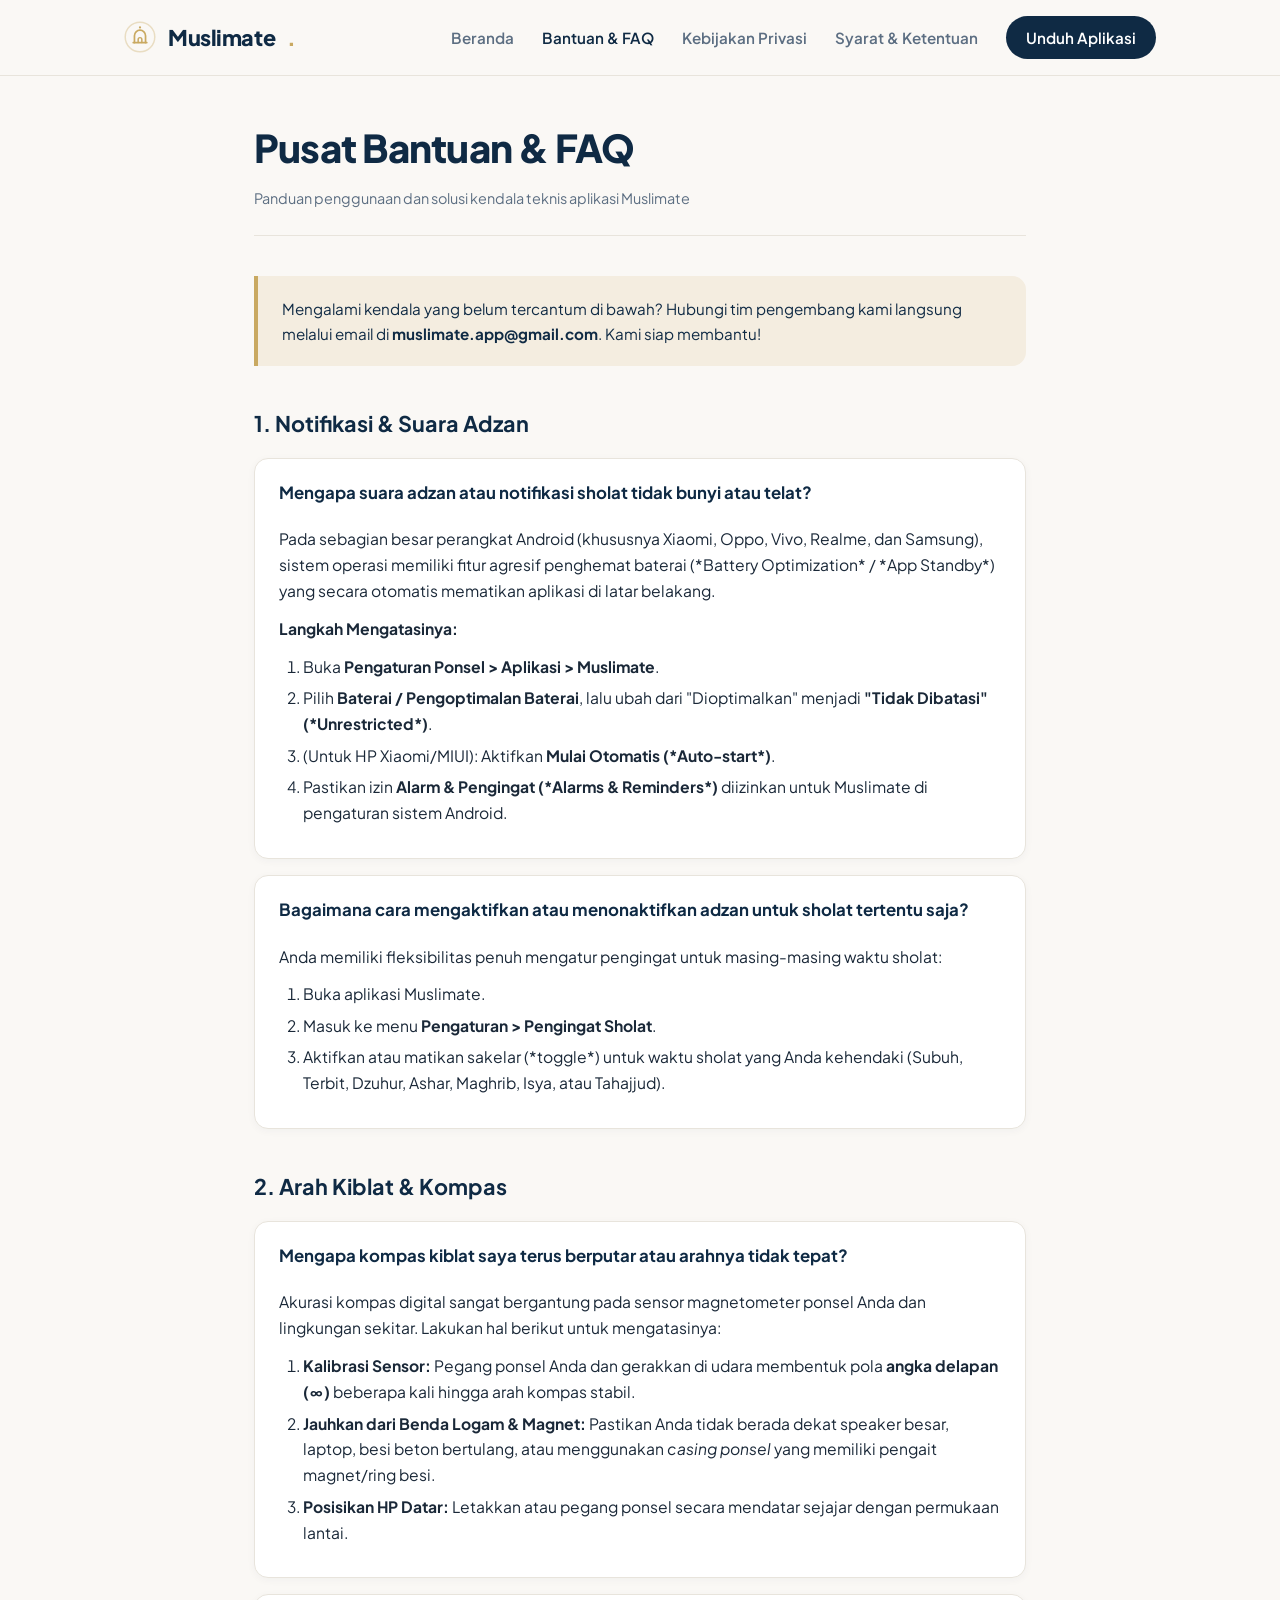
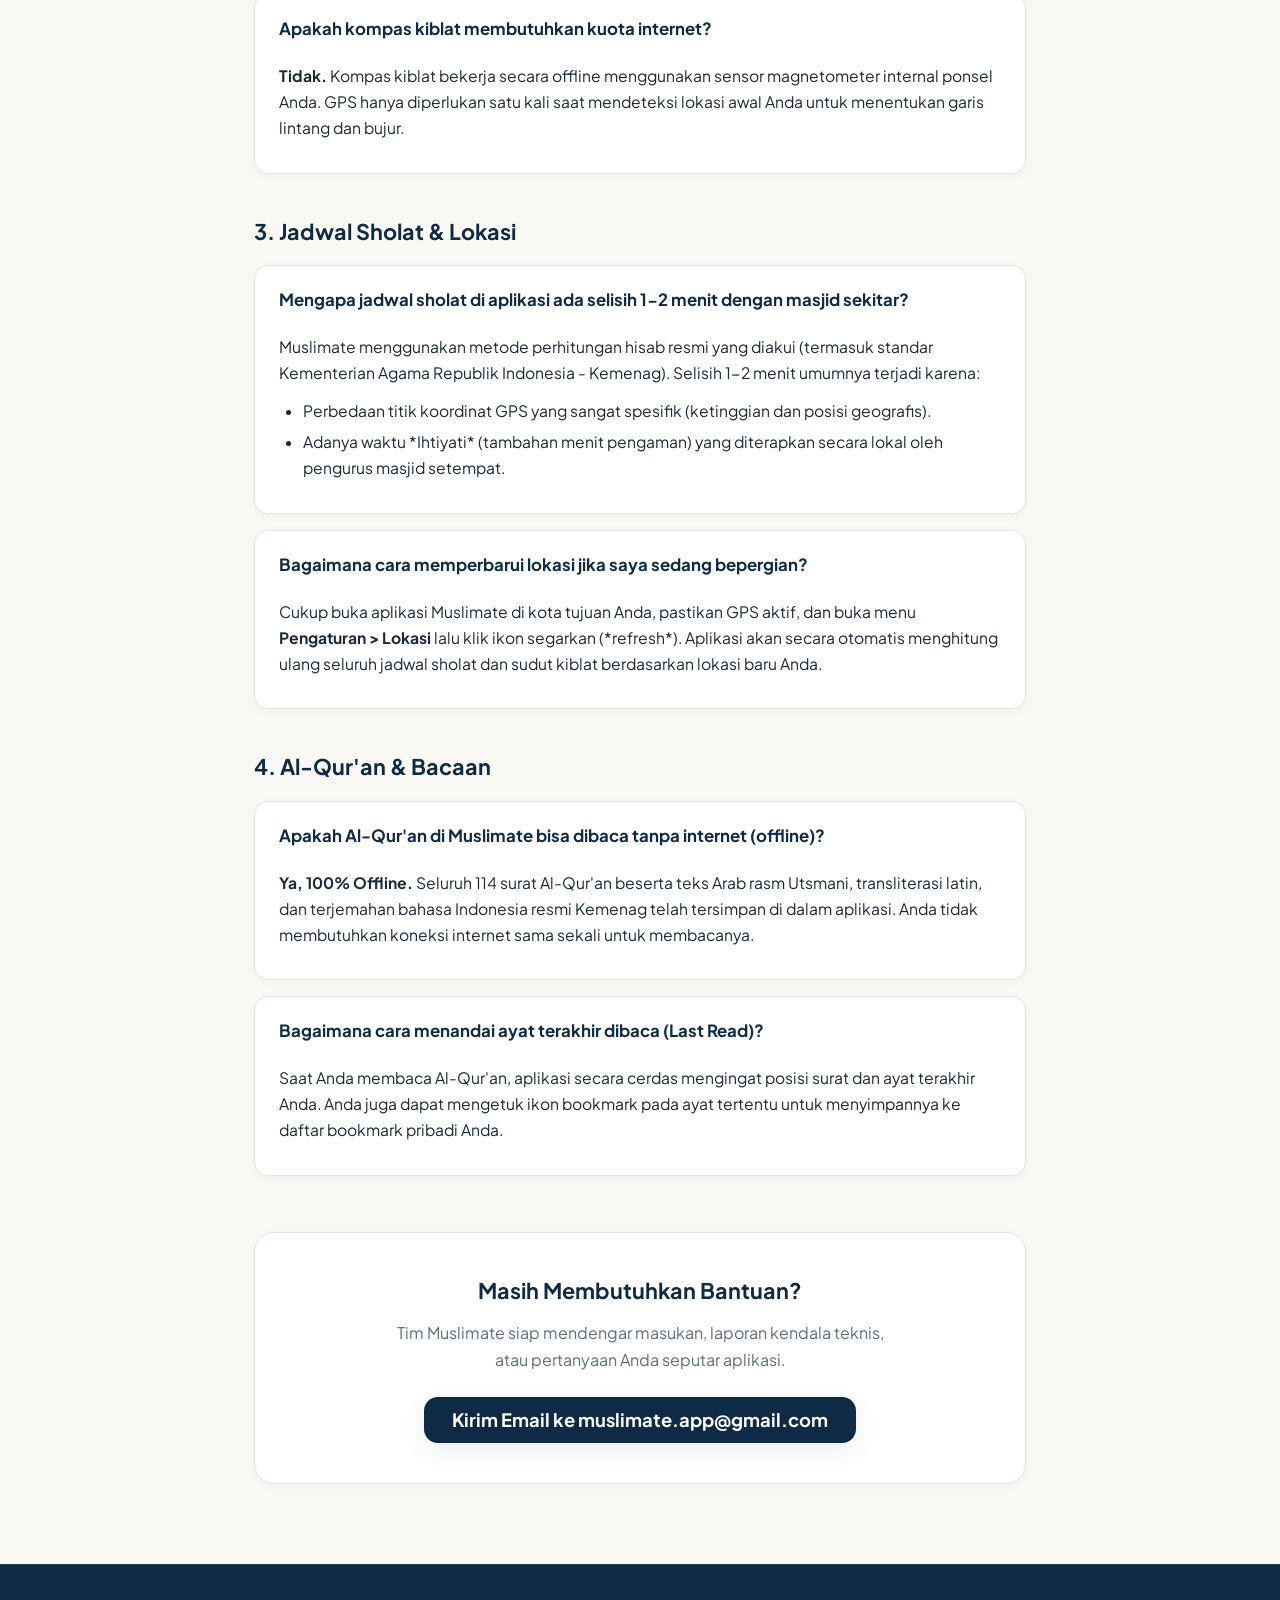
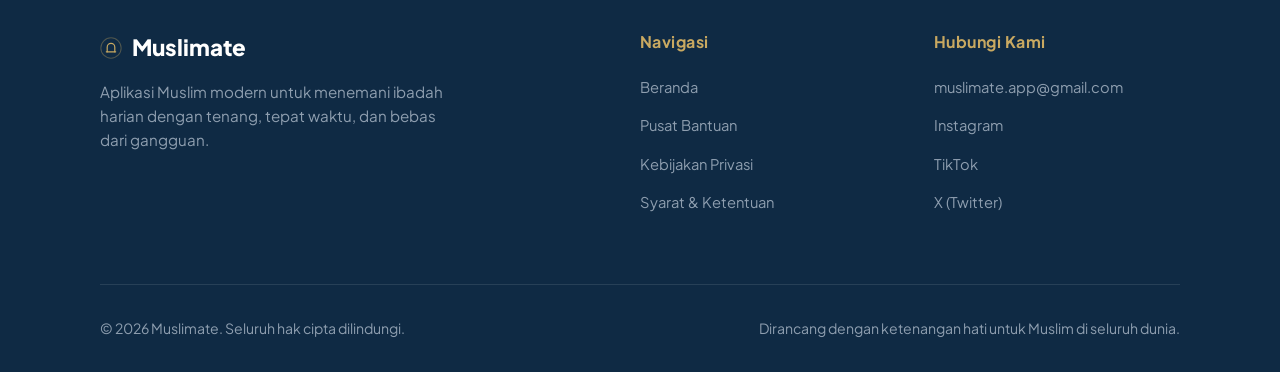
<file: bantuan.html>
<!DOCTYPE html>
<html lang="id">
<head>
  <meta charset="UTF-8">
  <meta name="viewport" content="width=device-width, initial-scale=1.0">
  <title>Pusat Bantuan & FAQ — Muslimate</title>
  <meta name="description" content="Pusat Bantuan dan Tanya Jawab (FAQ) aplikasi Muslimate. Solusi notifikasi adzan, kalibrasi arah kiblat, jadwal sholat, dan bantuan teknis.">
  <link rel="icon" type="image/svg+xml" href="data:image/svg+xml,<svg xmlns='http://www.w3.org/2000/svg' viewBox='0 0 26 26'><circle cx='13' cy='13' r='12' fill='%230F2A44'/><path d='M8.5 17.5V12a4.5 4.5 0 0 1 9 0v5.5' stroke='%23C9A961' stroke-width='1.5' fill='none'/></svg>">
  <link rel="stylesheet" href="./style.css">
  <style>
    @import url('https://fonts.googleapis.com/css2?family=Plus+Jakarta+Sans:wght@400;500;600;700;800&family=Amiri:wght@400;700&display=swap');

    :root {
      --primary-navy: #0F2A44;
      --primary-navy-dark: #0A1B2C;
      --primary-navy-light: #183C60;
      --gold-accent: #C9A961;
      --gold-light: #F4EDE0;
      --gold-hover: #B8934A;
      --bg-warm: #FAF8F5;
      --bg-card: #FFFFFF;
      --text-main: #1A2838;
      --text-muted: #5C6E82;
      --text-light: #8E9EAF;
      --border-subtle: #E8E4DC;
      --border-focus: #C9A961;
      --shadow-sm: 0 2px 8px rgba(15, 42, 68, 0.04);
      --shadow-md: 0 8px 24px rgba(15, 42, 68, 0.08);
      --shadow-lg: 0 16px 40px rgba(15, 42, 68, 0.12);
      --radius-sm: 8px;
      --radius-md: 14px;
      --radius-lg: 20px;
      --radius-full: 9999px;
      --max-width: 1080px;
      --font-main: 'Plus Jakarta Sans', -apple-system, BlinkMacSystemFont, 'Segoe UI', Roboto, sans-serif;
    }

    * { margin: 0; padding: 0; box-sizing: border-box; }
    body { font-family: var(--font-main); background-color: var(--bg-warm); color: var(--text-main); line-height: 1.65; -webkit-font-smoothing: antialiased; }
    a { color: var(--primary-navy); text-decoration: none; transition: all 0.2s ease; }
    a:hover { color: var(--gold-accent); }

    /* Header */
    header.site-header { background: rgba(250, 248, 245, 0.95); backdrop-filter: blur(10px); position: sticky; top: 0; z-index: 100; border-bottom: 1px solid var(--border-subtle); }
    .nav-container { max-width: var(--max-width); margin: 0 auto; padding: 1rem 1.5rem; display: flex; align-items: center; justify-content: space-between; position: relative; }
    .brand-logo { display: flex; align-items: center; gap: 0.75rem; font-weight: 800; font-size: 1.35rem; color: var(--primary-navy); letter-spacing: -0.02em; }
    .brand-logo svg { width: 32px; height: 32px; flex-shrink: 0; }
    .brand-logo span.dot { color: var(--gold-accent); }
    nav.main-nav { display: flex; align-items: center; gap: 1.75rem; }
    nav.main-nav a { font-size: 0.95rem; font-weight: 600; color: var(--text-muted); }
    nav.main-nav a:hover, nav.main-nav a.active { color: var(--primary-navy); }
    .nav-cta { background: var(--primary-navy); color: #FFFFFF !important; padding: 0.55rem 1.25rem; border-radius: var(--radius-full); font-size: 0.9rem; font-weight: 600; }
    .nav-cta:hover { background: var(--primary-navy-light); }
    .mobile-menu-btn { display: none; background: none; border: 1px solid var(--border-subtle); border-radius: var(--radius-sm); padding: 0.4rem 0.6rem; cursor: pointer; color: var(--primary-navy); font-size: 1.25rem; }

    /* Content */
    .content-page { max-width: 820px; margin: 2.5rem auto 5rem; padding: 0 1.5rem; }
    .page-header { margin-bottom: 2.5rem; padding-bottom: 1.5rem; border-bottom: 1px solid var(--border-subtle); }
    .page-header h1 { font-size: 2.4rem; font-weight: 800; color: var(--primary-navy); letter-spacing: -0.02em; margin-bottom: 0.5rem; }
    .page-header .last-updated { font-size: 0.9rem; color: var(--text-muted); }
    .callout-box { background: var(--gold-light); border-left: 4px solid var(--gold-accent); padding: 1.25rem 1.5rem; border-radius: 0 var(--radius-md) var(--radius-md) 0; margin: 1.5rem 0; }
    .callout-box p { margin-bottom: 0; font-size: 0.95rem; color: var(--primary-navy); }

    /* FAQ List */
    .faq-list { margin-top: 1.5rem; }
    .faq-category-title { font-size: 1.35rem; font-weight: 700; color: var(--primary-navy); margin: 2.5rem 0 1rem; }
    .faq-item { border: 1px solid var(--border-subtle); border-radius: var(--radius-md); margin-bottom: 1rem; background: var(--bg-card); overflow: hidden; transition: all 0.2s ease; box-shadow: var(--shadow-sm); }
    .faq-item:hover { border-color: var(--gold-accent); }
    .faq-question { padding: 1.25rem 1.5rem; cursor: pointer; display: flex; justify-content: space-between; align-items: center; font-weight: 700; color: var(--primary-navy); font-size: 1.05rem; }
    .faq-answer { padding: 0 1.5rem 1.25rem; color: var(--text-main); line-height: 1.65; font-size: 0.98rem; }
    .faq-answer p { margin-bottom: 0.75rem; }
    .faq-answer ol, .faq-answer ul { margin: 0.5rem 0 0.75rem 1.5rem; }
    .faq-answer li { margin-bottom: 0.35rem; }

    .playstore-button { display: inline-flex; align-items: center; gap: 0.85rem; background: var(--primary-navy); color: #FFFFFF !important; padding: 0.85rem 1.75rem; border-radius: var(--radius-md); box-shadow: var(--shadow-md); transition: all 0.25s ease; font-weight: 600; text-align: left; }
    .playstore-button:hover { background: var(--primary-navy-light); transform: translateY(-2px); box-shadow: var(--shadow-lg); }

    /* Footer */
    footer.site-footer { background: var(--primary-navy); color: #FFFFFF; padding: 4rem 1.5rem 2rem; border-top: 1px solid rgba(255, 255, 255, 0.1); }
    .footer-container { max-width: var(--max-width); margin: 0 auto; }
    .footer-top { display: grid; grid-template-columns: 2fr 1fr 1fr; gap: 3rem; margin-bottom: 3.5rem; }
    .footer-brand h4 { font-size: 1.4rem; font-weight: 800; margin-bottom: 0.85rem; display: flex; align-items: center; gap: 0.6rem; }
    .footer-brand p { color: var(--text-light); font-size: 0.95rem; max-width: 360px; line-height: 1.6; }
    .footer-links h5 { font-size: 1rem; font-weight: 700; color: var(--gold-accent); margin-bottom: 1.15rem; }
    .footer-links ul { list-style: none; }
    .footer-links li { margin-bottom: 0.75rem; }
    .footer-links a { color: var(--text-light); font-size: 0.92rem; }
    .footer-links a:hover { color: #FFFFFF; }
    .footer-bottom { border-top: 1px solid rgba(255, 255, 255, 0.1); padding-top: 2rem; display: flex; align-items: center; justify-content: space-between; flex-wrap: wrap; gap: 1rem; font-size: 0.88rem; color: var(--text-light); }
    .footer-bottom a { color: var(--gold-accent); }

    @media (max-width: 768px) {
      .footer-top { grid-template-columns: 1fr; gap: 2rem; }
      .mobile-menu-btn { display: block; }
      nav.main-nav { display: none; }
      nav.main-nav.open { display: flex; flex-direction: column; position: absolute; top: 100%; left: 0; right: 0; background: var(--bg-card); padding: 1.5rem; border-bottom: 1px solid var(--border-subtle); box-shadow: var(--shadow-md); gap: 1.25rem; align-items: flex-start; }
    }
  </style>
</head>
<body>

  <!-- Site Header -->
  <header class="site-header">
    <div class="nav-container">
      <a href="./index.html" class="brand-logo">
        <svg width="28" height="28" viewBox="0 0 26 26" fill="none" xmlns="http://www.w3.org/2000/svg">
          <circle cx="13" cy="13" r="12" stroke="#C9A961" stroke-width="1.2" opacity="0.35"/>
          <path d="M8.5 17.5V12C8.5 9.5 10.5 7.5 13 7.5C15.5 7.5 17.5 9.5 17.5 12V17.5" stroke="#C9A961" stroke-width="1.4" stroke-linecap="round"/>
          <path d="M7.5 17.5H18.5" stroke="#C9A961" stroke-width="1.4" stroke-linecap="round"/>
          <path d="M11.5 17.5V15C11.5 14.2 12.2 13.5 13 13.5C13.8 13.5 14.5 14.2 14.5 15V17.5" stroke="#C9A961" stroke-width="1.2" stroke-linecap="round"/>
          <circle cx="13" cy="5.2" r="0.9" fill="#C9A961"/>
        </svg>
        Muslimate<span class="dot">.</span>
      </a>

      <button class="mobile-menu-btn" onclick="document.querySelector('.main-nav').classList.toggle('open')" aria-label="Menu">&#9776;</button>

      <nav class="main-nav">
        <a href="./index.html">Beranda</a>
        <a href="./bantuan/index.html" class="active">Bantuan & FAQ</a>
        <a href="./privasi/index.html">Kebijakan Privasi</a>
        <a href="./syarat-ketentuan/index.html">Syarat & Ketentuan</a>
        <a href="https://play.google.com/store/apps/details?id=id.muslimate.app" class="nav-cta" target="_blank" rel="noopener">Unduh Aplikasi</a>
      </nav>
    </div>
  </header>

  <!-- Content Section -->
  <main class="content-page">
    <div class="page-header">
      <h1>Pusat Bantuan & FAQ</h1>
      <p class="last-updated">Panduan penggunaan dan solusi kendala teknis aplikasi Muslimate</p>
    </div>

    <div class="callout-box">
      <p>Mengalami kendala yang belum tercantum di bawah? Hubungi tim pengembang kami langsung melalui email di <a href="mailto:muslimate.app@gmail.com"><strong>muslimate.app@gmail.com</strong></a>. Kami siap membantu!</p>
    </div>

    <div class="faq-list">
      
      <!-- Kategori 1: Notifikasi & Adzan -->
      <h2 class="faq-category-title">1. Notifikasi & Suara Adzan</h2>

      <div class="faq-item">
        <div class="faq-question">
          <span>Mengapa suara adzan atau notifikasi sholat tidak bunyi atau telat?</span>
        </div>
        <div class="faq-answer">
          <p>Pada sebagian besar perangkat Android (khususnya Xiaomi, Oppo, Vivo, Realme, dan Samsung), sistem operasi memiliki fitur agresif penghemat baterai (*Battery Optimization* / *App Standby*) yang secara otomatis mematikan aplikasi di latar belakang.</p>
          <p><strong>Langkah Mengatasinya:</strong></p>
          <ol>
            <li>Buka <strong>Pengaturan Ponsel &gt; Aplikasi &gt; Muslimate</strong>.</li>
            <li>Pilih <strong>Baterai / Pengoptimalan Baterai</strong>, lalu ubah dari "Dioptimalkan" menjadi <strong>"Tidak Dibatasi" (*Unrestricted*)</strong>.</li>
            <li>(Untuk HP Xiaomi/MIUI): Aktifkan <strong>Mulai Otomatis (*Auto-start*)</strong>.</li>
            <li>Pastikan izin <strong>Alarm & Pengingat (*Alarms & Reminders*)</strong> diizinkan untuk Muslimate di pengaturan sistem Android.</li>
          </ol>
        </div>
      </div>

      <div class="faq-item">
        <div class="faq-question">
          <span>Bagaimana cara mengaktifkan atau menonaktifkan adzan untuk sholat tertentu saja?</span>
        </div>
        <div class="faq-answer">
          <p>Anda memiliki fleksibilitas penuh mengatur pengingat untuk masing-masing waktu sholat:</p>
          <ol>
            <li>Buka aplikasi Muslimate.</li>
            <li>Masuk ke menu <strong>Pengaturan &gt; Pengingat Sholat</strong>.</li>
            <li>Aktifkan atau matikan sakelar (*toggle*) untuk waktu sholat yang Anda kehendaki (Subuh, Terbit, Dzuhur, Ashar, Maghrib, Isya, atau Tahajjud).</li>
          </ol>
        </div>
      </div>

      <!-- Kategori 2: Arah Kiblat & Kompas -->
      <h2 class="faq-category-title">2. Arah Kiblat & Kompas</h2>

      <div class="faq-item">
        <div class="faq-question">
          <span>Mengapa kompas kiblat saya terus berputar atau arahnya tidak tepat?</span>
        </div>
        <div class="faq-answer">
          <p>Akurasi kompas digital sangat bergantung pada sensor magnetometer ponsel Anda dan lingkungan sekitar. Lakukan hal berikut untuk mengatasinya:</p>
          <ol>
            <li><strong>Kalibrasi Sensor:</strong> Pegang ponsel Anda dan gerakkan di udara membentuk pola <strong>angka delapan (&infin;)</strong> beberapa kali hingga arah kompas stabil.</li>
            <li><strong>Jauhkan dari Benda Logam & Magnet:</strong> Pastikan Anda tidak berada dekat speaker besar, laptop, besi beton bertulang, atau menggunakan <em>casing ponsel</em> yang memiliki pengait magnet/ring besi.</li>
            <li><strong>Posisikan HP Datar:</strong> Letakkan atau pegang ponsel secara mendatar sejajar dengan permukaan lantai.</li>
          </ol>
        </div>
      </div>

      <div class="faq-item">
        <div class="faq-question">
          <span>Apakah kompas kiblat membutuhkan kuota internet?</span>
        </div>
        <div class="faq-answer">
          <p><strong>Tidak.</strong> Kompas kiblat bekerja secara offline menggunakan sensor magnetometer internal ponsel Anda. GPS hanya diperlukan satu kali saat mendeteksi lokasi awal Anda untuk menentukan garis lintang dan bujur.</p>
        </div>
      </div>

      <!-- Kategori 3: Jadwal Sholat -->
      <h2 class="faq-category-title">3. Jadwal Sholat & Lokasi</h2>

      <div class="faq-item">
        <div class="faq-question">
          <span>Mengapa jadwal sholat di aplikasi ada selisih 1-2 menit dengan masjid sekitar?</span>
        </div>
        <div class="faq-answer">
          <p>Muslimate menggunakan metode perhitungan hisab resmi yang diakui (termasuk standar Kementerian Agama Republik Indonesia - Kemenag). Selisih 1-2 menit umumnya terjadi karena:</p>
          <ul>
            <li>Perbedaan titik koordinat GPS yang sangat spesifik (ketinggian dan posisi geografis).</li>
            <li>Adanya waktu *Ihtiyati* (tambahan menit pengaman) yang diterapkan secara lokal oleh pengurus masjid setempat.</li>
          </ul>
        </div>
      </div>

      <div class="faq-item">
        <div class="faq-question">
          <span>Bagaimana cara memperbarui lokasi jika saya sedang bepergian?</span>
        </div>
        <div class="faq-answer">
          <p>Cukup buka aplikasi Muslimate di kota tujuan Anda, pastikan GPS aktif, dan buka menu <strong>Pengaturan &gt; Lokasi</strong> lalu klik ikon segarkan (*refresh*). Aplikasi akan secara otomatis menghitung ulang seluruh jadwal sholat dan sudut kiblat berdasarkan lokasi baru Anda.</p>
        </div>
      </div>

      <!-- Kategori 4: Al-Qur'an -->
      <h2 class="faq-category-title">4. Al-Qur'an & Bacaan</h2>

      <div class="faq-item">
        <div class="faq-question">
          <span>Apakah Al-Qur'an di Muslimate bisa dibaca tanpa internet (offline)?</span>
        </div>
        <div class="faq-answer">
          <p><strong>Ya, 100% Offline.</strong> Seluruh 114 surat Al-Qur'an beserta teks Arab rasm Utsmani, transliterasi latin, dan terjemahan bahasa Indonesia resmi Kemenag telah tersimpan di dalam aplikasi. Anda tidak membutuhkan koneksi internet sama sekali untuk membacanya.</p>
        </div>
      </div>

      <div class="faq-item">
        <div class="faq-question">
          <span>Bagaimana cara menandai ayat terakhir dibaca (Last Read)?</span>
        </div>
        <div class="faq-answer">
          <p>Saat Anda membaca Al-Qur'an, aplikasi secara cerdas mengingat posisi surat dan ayat terakhir Anda. Anda juga dapat mengetuk ikon bookmark pada ayat tertentu untuk menyimpannya ke daftar bookmark pribadi Anda.</p>
        </div>
      </div>

    </div>

    <!-- Contact Support Box -->
    <div style="background: var(--bg-card); border: 1px solid var(--border-subtle); border-radius: var(--radius-lg); padding: 2.5rem; text-align: center; margin-top: 3.5rem; box-shadow: var(--shadow-sm);">
      <h3 style="font-size: 1.35rem; color: var(--primary-navy); margin-bottom: 0.75rem;">Masih Membutuhkan Bantuan?</h3>
      <p style="color: var(--text-muted); max-width: 500px; margin: 0 auto 1.5rem;">Tim Muslimate siap mendengar masukan, laporan kendala teknis, atau pertanyaan Anda seputar aplikasi.</p>
      <a href="mailto:muslimate.app@gmail.com" class="playstore-button" style="padding: 0.75rem 1.75rem; text-align: center; justify-content: center;">
        <span class="btn-texts" style="text-align: center;">
          <span class="main">Kirim Email ke muslimate.app@gmail.com</span>
        </span>
      </a>
    </div>

  </main>

  <!-- Site Footer -->
  <footer class="site-footer">
    <div class="footer-container">
      <div class="footer-top">
        <div class="footer-brand">
          <h4>
            <svg width="22" height="22" viewBox="0 0 26 26" fill="none" xmlns="http://www.w3.org/2000/svg">
              <circle cx="13" cy="13" r="12" stroke="#C9A961" stroke-width="1.2" opacity="0.35"/>
              <path d="M8.5 17.5V12C8.5 9.5 10.5 7.5 13 7.5C15.5 7.5 17.5 9.5 17.5 12V17.5" stroke="#C9A961" stroke-width="1.4" stroke-linecap="round"/>
              <path d="M7.5 17.5H18.5" stroke="#C9A961" stroke-width="1.4" stroke-linecap="round"/>
            </svg>
            Muslimate
          </h4>
          <p>Aplikasi Muslim modern untuk menemani ibadah harian dengan tenang, tepat waktu, dan bebas dari gangguan.</p>
        </div>
        <div class="footer-links">
          <h5>Navigasi</h5>
          <ul>
            <li><a href="./index.html">Beranda</a></li>
            <li><a href="./bantuan/index.html">Pusat Bantuan</a></li>
            <li><a href="./privasi/index.html">Kebijakan Privasi</a></li>
            <li><a href="./syarat-ketentuan/index.html">Syarat & Ketentuan</a></li>
          </ul>
        </div>
        <div class="footer-links">
          <h5>Hubungi Kami</h5>
          <ul>
            <li><a href="mailto:muslimate.app@gmail.com">muslimate.app@gmail.com</a></li>
            <li><a href="https://www.instagram.com/muslimate.app" target="_blank" rel="noopener">Instagram</a></li>
            <li><a href="https://www.tiktok.com/@muslimate.app" target="_blank" rel="noopener">TikTok</a></li>
            <li><a href="https://x.com/muslimate" target="_blank" rel="noopener">X (Twitter)</a></li>
          </ul>
        </div>
      </div>
      <div class="footer-bottom">
        <p>&copy; 2026 Muslimate. Seluruh hak cipta dilindungi.</p>
        <p>Dirancang dengan ketenangan hati untuk Muslim di seluruh dunia.</p>
      </div>
    </div>
  </footer>

</body>
</html>
</file>
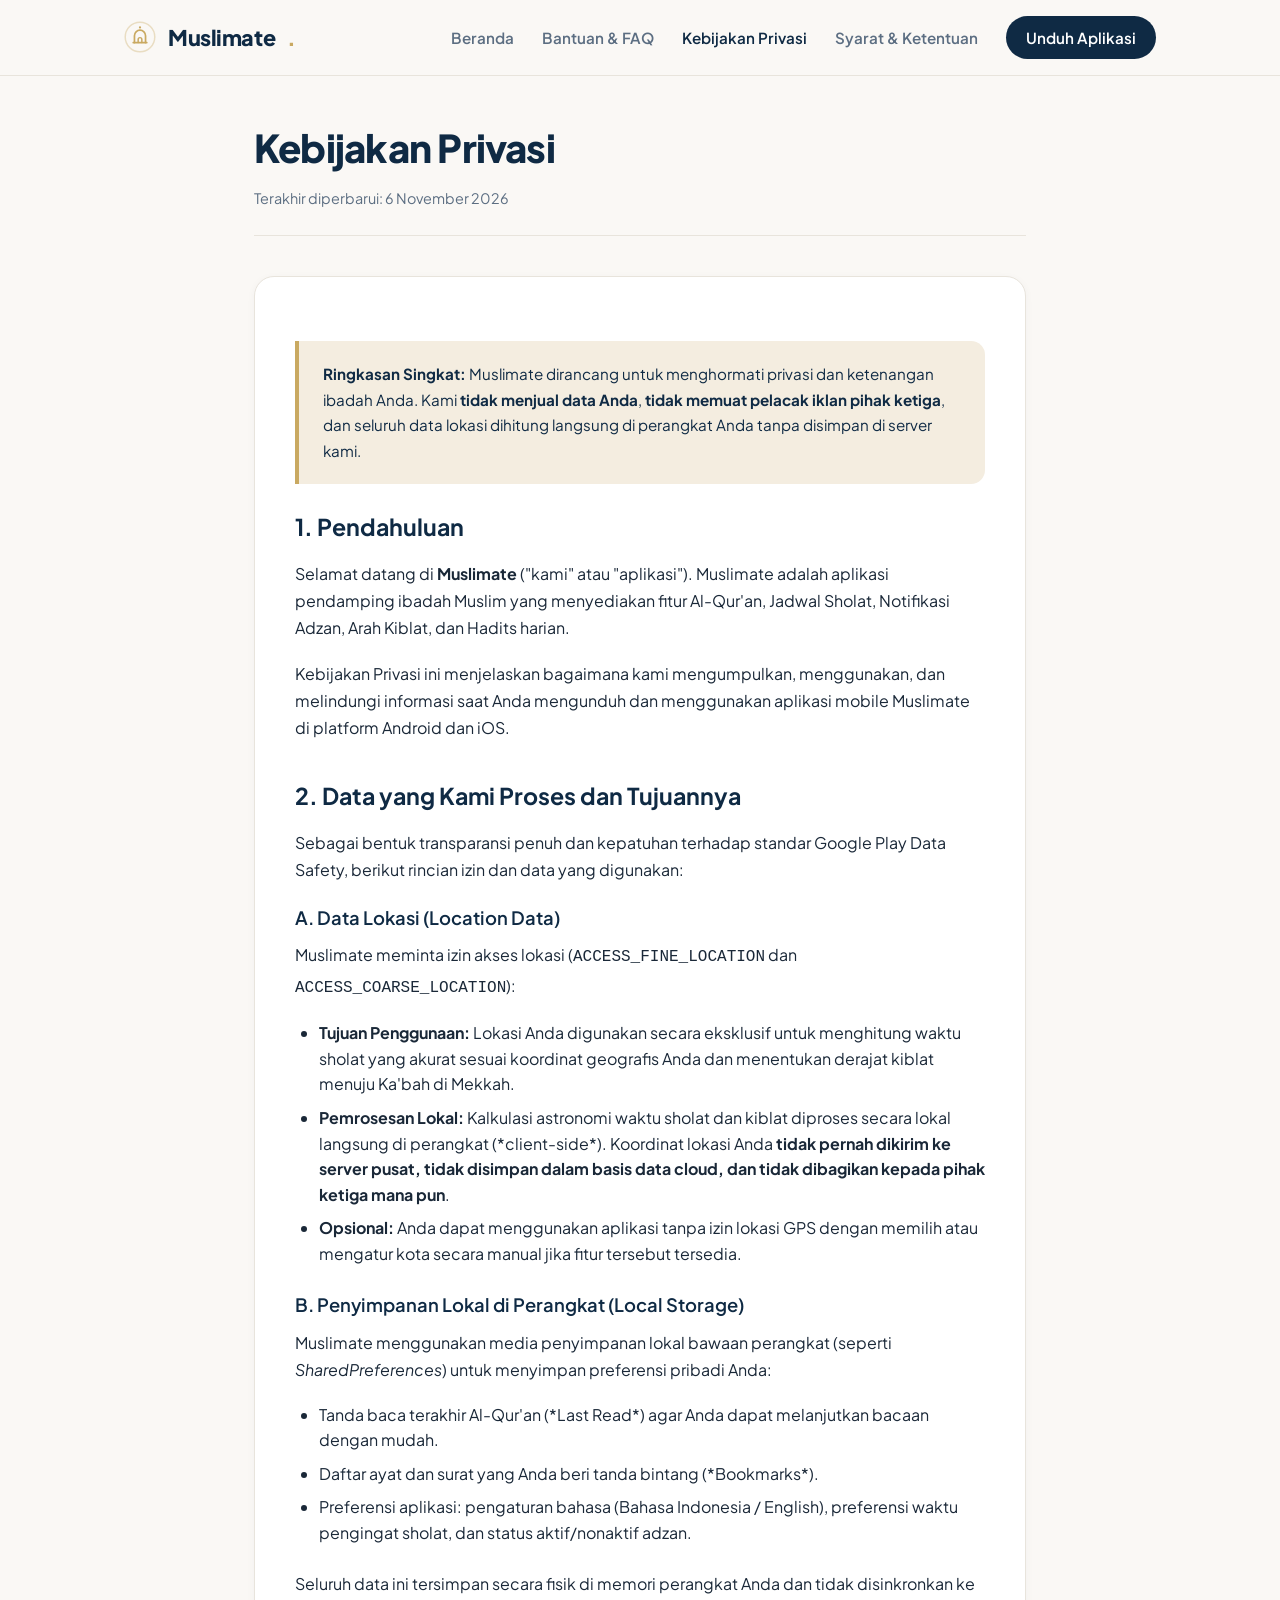
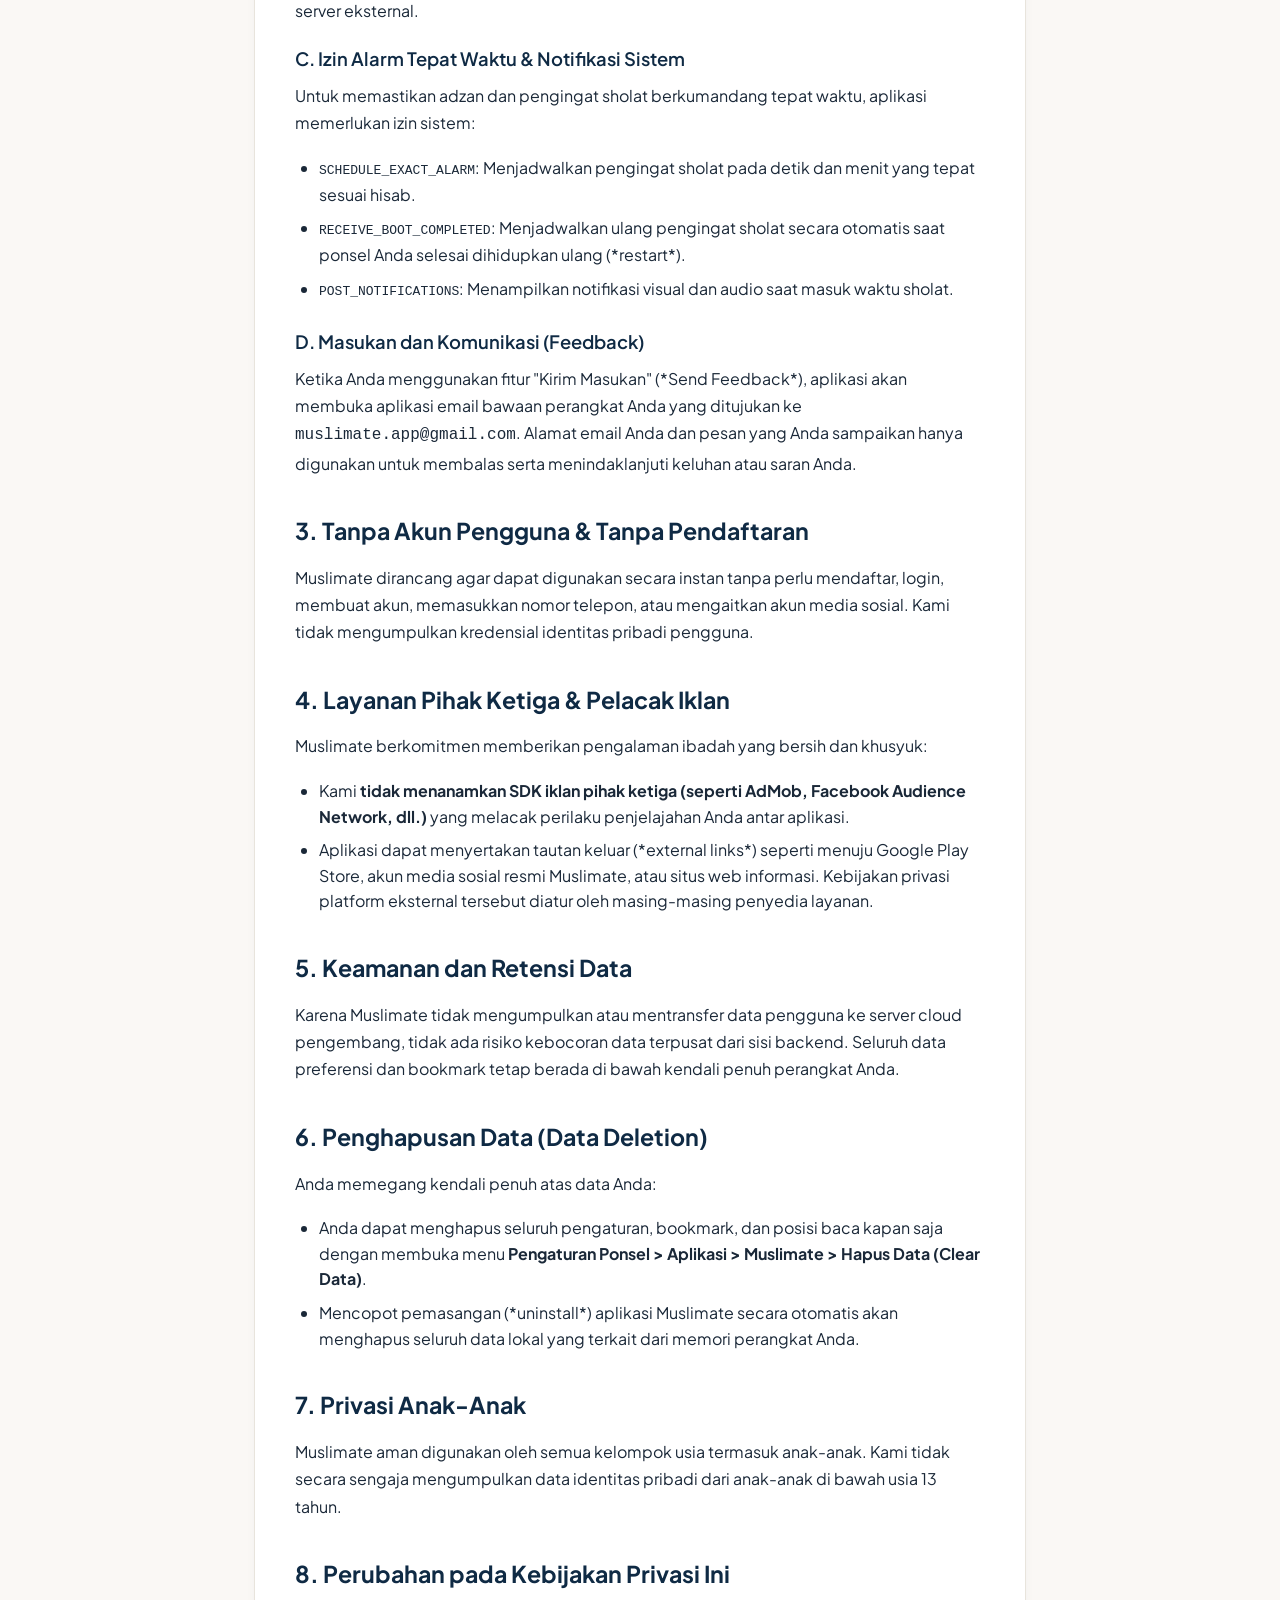
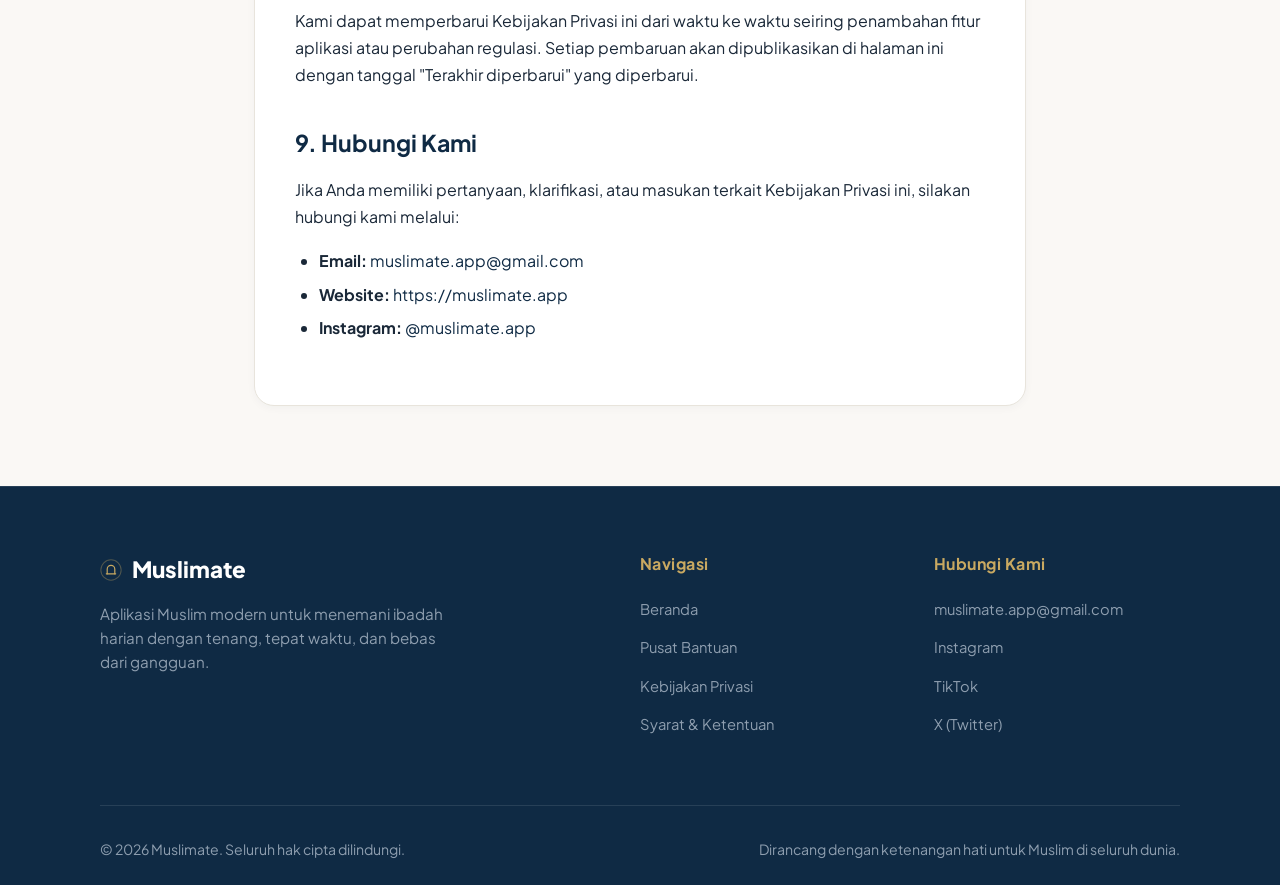
<file: privasi.html>
<!DOCTYPE html>
<html lang="id">
<head>
  <meta charset="UTF-8">
  <meta name="viewport" content="width=device-width, initial-scale=1.0">
  <title>Kebijakan Privasi — Muslimate</title>
  <meta name="description" content="Kebijakan Privasi aplikasi Muslimate. Komitmen kami menjaga data dan kenyamanan ibadah harian Anda tanpa pelacakan invasif.">
  <link rel="icon" type="image/svg+xml" href="data:image/svg+xml,<svg xmlns='http://www.w3.org/2000/svg' viewBox='0 0 26 26'><circle cx='13' cy='13' r='12' fill='%230F2A44'/><path d='M8.5 17.5V12a4.5 4.5 0 0 1 9 0v5.5' stroke='%23C9A961' stroke-width='1.5' fill='none'/></svg>">
  <link rel="stylesheet" href="./style.css">
  <style>
    @import url('https://fonts.googleapis.com/css2?family=Plus+Jakarta+Sans:wght@400;500;600;700;800&family=Amiri:wght@400;700&display=swap');

    :root {
      --primary-navy: #0F2A44;
      --primary-navy-dark: #0A1B2C;
      --primary-navy-light: #183C60;
      --gold-accent: #C9A961;
      --gold-light: #F4EDE0;
      --gold-hover: #B8934A;
      --bg-warm: #FAF8F5;
      --bg-card: #FFFFFF;
      --text-main: #1A2838;
      --text-muted: #5C6E82;
      --text-light: #8E9EAF;
      --border-subtle: #E8E4DC;
      --border-focus: #C9A961;
      --shadow-sm: 0 2px 8px rgba(15, 42, 68, 0.04);
      --shadow-md: 0 8px 24px rgba(15, 42, 68, 0.08);
      --shadow-lg: 0 16px 40px rgba(15, 42, 68, 0.12);
      --radius-sm: 8px;
      --radius-md: 14px;
      --radius-lg: 20px;
      --radius-full: 9999px;
      --max-width: 1080px;
      --font-main: 'Plus Jakarta Sans', -apple-system, BlinkMacSystemFont, 'Segoe UI', Roboto, sans-serif;
    }

    * { margin: 0; padding: 0; box-sizing: border-box; }
    body { font-family: var(--font-main); background-color: var(--bg-warm); color: var(--text-main); line-height: 1.65; -webkit-font-smoothing: antialiased; }
    a { color: var(--primary-navy); text-decoration: none; transition: all 0.2s ease; }
    a:hover { color: var(--gold-accent); }

    /* Header */
    header.site-header { background: rgba(250, 248, 245, 0.95); backdrop-filter: blur(10px); position: sticky; top: 0; z-index: 100; border-bottom: 1px solid var(--border-subtle); }
    .nav-container { max-width: var(--max-width); margin: 0 auto; padding: 1rem 1.5rem; display: flex; align-items: center; justify-content: space-between; position: relative; }
    .brand-logo { display: flex; align-items: center; gap: 0.75rem; font-weight: 800; font-size: 1.35rem; color: var(--primary-navy); letter-spacing: -0.02em; }
    .brand-logo svg { width: 32px; height: 32px; flex-shrink: 0; }
    .brand-logo span.dot { color: var(--gold-accent); }
    nav.main-nav { display: flex; align-items: center; gap: 1.75rem; }
    nav.main-nav a { font-size: 0.95rem; font-weight: 600; color: var(--text-muted); }
    nav.main-nav a:hover, nav.main-nav a.active { color: var(--primary-navy); }
    .nav-cta { background: var(--primary-navy); color: #FFFFFF !important; padding: 0.55rem 1.25rem; border-radius: var(--radius-full); font-size: 0.9rem; font-weight: 600; }
    .nav-cta:hover { background: var(--primary-navy-light); }
    .mobile-menu-btn { display: none; background: none; border: 1px solid var(--border-subtle); border-radius: var(--radius-sm); padding: 0.4rem 0.6rem; cursor: pointer; color: var(--primary-navy); font-size: 1.25rem; }

    /* Content */
    .content-page { max-width: 820px; margin: 2.5rem auto 5rem; padding: 0 1.5rem; }
    .page-header { margin-bottom: 2.5rem; padding-bottom: 1.5rem; border-bottom: 1px solid var(--border-subtle); }
    .page-header h1 { font-size: 2.4rem; font-weight: 800; color: var(--primary-navy); letter-spacing: -0.02em; margin-bottom: 0.5rem; }
    .page-header .last-updated { font-size: 0.9rem; color: var(--text-muted); }
    .article-body { background: var(--bg-card); border: 1px solid var(--border-subtle); border-radius: var(--radius-lg); padding: 2.5rem; box-shadow: var(--shadow-sm); }
    .article-body h2 { font-size: 1.45rem; font-weight: 700; color: var(--primary-navy); margin: 2.2rem 0 0.85rem; }
    .article-body h2:first-of-type { margin-top: 0; }
    .article-body h3 { font-size: 1.15rem; font-weight: 600; color: var(--primary-navy); margin: 1.25rem 0 0.5rem; }
    .article-body p { color: var(--text-main); margin-bottom: 1.15rem; font-size: 1rem; line-height: 1.7; }
    .article-body ul, .article-body ol { margin: 0.5rem 0 1.5rem 1.5rem; color: var(--text-main); }
    .article-body li { margin-bottom: 0.5rem; line-height: 1.6; }
    .callout-box { background: var(--gold-light); border-left: 4px solid var(--gold-accent); padding: 1.25rem 1.5rem; border-radius: 0 var(--radius-md) var(--radius-md) 0; margin: 1.5rem 0; }
    .callout-box p { margin-bottom: 0; font-size: 0.95rem; color: var(--primary-navy); }

    /* Footer */
    footer.site-footer { background: var(--primary-navy); color: #FFFFFF; padding: 4rem 1.5rem 2rem; border-top: 1px solid rgba(255, 255, 255, 0.1); }
    .footer-container { max-width: var(--max-width); margin: 0 auto; }
    .footer-top { display: grid; grid-template-columns: 2fr 1fr 1fr; gap: 3rem; margin-bottom: 3.5rem; }
    .footer-brand h4 { font-size: 1.4rem; font-weight: 800; margin-bottom: 0.85rem; display: flex; align-items: center; gap: 0.6rem; }
    .footer-brand p { color: var(--text-light); font-size: 0.95rem; max-width: 360px; line-height: 1.6; }
    .footer-links h5 { font-size: 1rem; font-weight: 700; color: var(--gold-accent); margin-bottom: 1.15rem; }
    .footer-links ul { list-style: none; }
    .footer-links li { margin-bottom: 0.75rem; }
    .footer-links a { color: var(--text-light); font-size: 0.92rem; }
    .footer-links a:hover { color: #FFFFFF; }
    .footer-bottom { border-top: 1px solid rgba(255, 255, 255, 0.1); padding-top: 2rem; display: flex; align-items: center; justify-content: space-between; flex-wrap: wrap; gap: 1rem; font-size: 0.88rem; color: var(--text-light); }
    .footer-bottom a { color: var(--gold-accent); }

    @media (max-width: 768px) {
      .footer-top { grid-template-columns: 1fr; gap: 2rem; }
      .article-body { padding: 1.5rem; }
      .mobile-menu-btn { display: block; }
      nav.main-nav { display: none; }
      nav.main-nav.open { display: flex; flex-direction: column; position: absolute; top: 100%; left: 0; right: 0; background: var(--bg-card); padding: 1.5rem; border-bottom: 1px solid var(--border-subtle); box-shadow: var(--shadow-md); gap: 1.25rem; align-items: flex-start; }
    }
  </style>
</head>
<body>

  <!-- Site Header -->
  <header class="site-header">
    <div class="nav-container">
      <a href="./index.html" class="brand-logo">
        <svg width="28" height="28" viewBox="0 0 26 26" fill="none" xmlns="http://www.w3.org/2000/svg">
          <circle cx="13" cy="13" r="12" stroke="#C9A961" stroke-width="1.2" opacity="0.35"/>
          <path d="M8.5 17.5V12C8.5 9.5 10.5 7.5 13 7.5C15.5 7.5 17.5 9.5 17.5 12V17.5" stroke="#C9A961" stroke-width="1.4" stroke-linecap="round"/>
          <path d="M7.5 17.5H18.5" stroke="#C9A961" stroke-width="1.4" stroke-linecap="round"/>
          <path d="M11.5 17.5V15C11.5 14.2 12.2 13.5 13 13.5C13.8 13.5 14.5 14.2 14.5 15V17.5" stroke="#C9A961" stroke-width="1.2" stroke-linecap="round"/>
          <circle cx="13" cy="5.2" r="0.9" fill="#C9A961"/>
        </svg>
        Muslimate<span class="dot">.</span>
      </a>

      <button class="mobile-menu-btn" onclick="document.querySelector('.main-nav').classList.toggle('open')" aria-label="Menu">&#9776;</button>

      <nav class="main-nav">
        <a href="./index.html">Beranda</a>
        <a href="./bantuan/index.html">Bantuan & FAQ</a>
        <a href="./privasi/index.html" class="active">Kebijakan Privasi</a>
        <a href="./syarat-ketentuan/index.html">Syarat & Ketentuan</a>
        <a href="https://play.google.com/store/apps/details?id=id.muslimate.app" class="nav-cta" target="_blank" rel="noopener">Unduh Aplikasi</a>
      </nav>
    </div>
  </header>

  <!-- Content Section -->
  <main class="content-page">
    <div class="page-header">
      <h1>Kebijakan Privasi</h1>
      <p class="last-updated">Terakhir diperbarui: 6 November 2026</p>
    </div>

    <article class="article-body">
      <div class="callout-box">
        <p><strong>Ringkasan Singkat:</strong> Muslimate dirancang untuk menghormati privasi dan ketenangan ibadah Anda. Kami <strong>tidak menjual data Anda</strong>, <strong>tidak memuat pelacak iklan pihak ketiga</strong>, dan seluruh data lokasi dihitung langsung di perangkat Anda tanpa disimpan di server kami.</p>
      </div>

      <h2>1. Pendahuluan</h2>
      <p>Selamat datang di <strong>Muslimate</strong> ("kami" atau "aplikasi"). Muslimate adalah aplikasi pendamping ibadah Muslim yang menyediakan fitur Al-Qur'an, Jadwal Sholat, Notifikasi Adzan, Arah Kiblat, dan Hadits harian.</p>
      <p>Kebijakan Privasi ini menjelaskan bagaimana kami mengumpulkan, menggunakan, dan melindungi informasi saat Anda mengunduh dan menggunakan aplikasi mobile Muslimate di platform Android dan iOS.</p>

      <h2>2. Data yang Kami Proses dan Tujuannya</h2>
      <p>Sebagai bentuk transparansi penuh dan kepatuhan terhadap standar Google Play Data Safety, berikut rincian izin dan data yang digunakan:</p>

      <h3>A. Data Lokasi (Location Data)</h3>
      <p>Muslimate meminta izin akses lokasi (<code>ACCESS_FINE_LOCATION</code> dan <code>ACCESS_COARSE_LOCATION</code>):</p>
      <ul>
        <li><strong>Tujuan Penggunaan:</strong> Lokasi Anda digunakan secara eksklusif untuk menghitung waktu sholat yang akurat sesuai koordinat geografis Anda dan menentukan derajat kiblat menuju Ka'bah di Mekkah.</li>
        <li><strong>Pemrosesan Lokal:</strong> Kalkulasi astronomi waktu sholat dan kiblat diproses secara lokal langsung di perangkat (*client-side*). Koordinat lokasi Anda <strong>tidak pernah dikirim ke server pusat, tidak disimpan dalam basis data cloud, dan tidak dibagikan kepada pihak ketiga mana pun</strong>.</li>
        <li><strong>Opsional:</strong> Anda dapat menggunakan aplikasi tanpa izin lokasi GPS dengan memilih atau mengatur kota secara manual jika fitur tersebut tersedia.</li>
      </ul>

      <h3>B. Penyimpanan Lokal di Perangkat (Local Storage)</h3>
      <p>Muslimate menggunakan media penyimpanan lokal bawaan perangkat (seperti <em>SharedPreferences</em>) untuk menyimpan preferensi pribadi Anda:</p>
      <ul>
        <li>Tanda baca terakhir Al-Qur'an (*Last Read*) agar Anda dapat melanjutkan bacaan dengan mudah.</li>
        <li>Daftar ayat dan surat yang Anda beri tanda bintang (*Bookmarks*).</li>
        <li>Preferensi aplikasi: pengaturan bahasa (Bahasa Indonesia / English), preferensi waktu pengingat sholat, dan status aktif/nonaktif adzan.</li>
      </ul>
      <p>Seluruh data ini tersimpan secara fisik di memori perangkat Anda dan tidak disinkronkan ke server eksternal.</p>

      <h3>C. Izin Alarm Tepat Waktu & Notifikasi Sistem</h3>
      <p>Untuk memastikan adzan dan pengingat sholat berkumandang tepat waktu, aplikasi memerlukan izin sistem:</p>
      <ul>
        <li><code>SCHEDULE_EXACT_ALARM</code>: Menjadwalkan pengingat sholat pada detik dan menit yang tepat sesuai hisab.</li>
        <li><code>RECEIVE_BOOT_COMPLETED</code>: Menjadwalkan ulang pengingat sholat secara otomatis saat ponsel Anda selesai dihidupkan ulang (*restart*).</li>
        <li><code>POST_NOTIFICATIONS</code>: Menampilkan notifikasi visual dan audio saat masuk waktu sholat.</li>
      </ul>

      <h3>D. Masukan dan Komunikasi (Feedback)</h3>
      <p>Ketika Anda menggunakan fitur "Kirim Masukan" (*Send Feedback*), aplikasi akan membuka aplikasi email bawaan perangkat Anda yang ditujukan ke <code>muslimate.app@gmail.com</code>. Alamat email Anda dan pesan yang Anda sampaikan hanya digunakan untuk membalas serta menindaklanjuti keluhan atau saran Anda.</p>

      <h2>3. Tanpa Akun Pengguna & Tanpa Pendaftaran</h2>
      <p>Muslimate dirancang agar dapat digunakan secara instan tanpa perlu mendaftar, login, membuat akun, memasukkan nomor telepon, atau mengaitkan akun media sosial. Kami tidak mengumpulkan kredensial identitas pribadi pengguna.</p>

      <h2>4. Layanan Pihak Ketiga & Pelacak Iklan</h2>
      <p>Muslimate berkomitmen memberikan pengalaman ibadah yang bersih dan khusyuk:</p>
      <ul>
        <li>Kami <strong>tidak menanamkan SDK iklan pihak ketiga (seperti AdMob, Facebook Audience Network, dll.)</strong> yang melacak perilaku penjelajahan Anda antar aplikasi.</li>
        <li>Aplikasi dapat menyertakan tautan keluar (*external links*) seperti menuju Google Play Store, akun media sosial resmi Muslimate, atau situs web informasi. Kebijakan privasi platform eksternal tersebut diatur oleh masing-masing penyedia layanan.</li>
      </ul>

      <h2>5. Keamanan dan Retensi Data</h2>
      <p>Karena Muslimate tidak mengumpulkan atau mentransfer data pengguna ke server cloud pengembang, tidak ada risiko kebocoran data terpusat dari sisi backend. Seluruh data preferensi dan bookmark tetap berada di bawah kendali penuh perangkat Anda.</p>

      <h2>6. Penghapusan Data (Data Deletion)</h2>
      <p>Anda memegang kendali penuh atas data Anda:</p>
      <ul>
        <li>Anda dapat menghapus seluruh pengaturan, bookmark, dan posisi baca kapan saja dengan membuka menu <strong>Pengaturan Ponsel &gt; Aplikasi &gt; Muslimate &gt; Hapus Data (Clear Data)</strong>.</li>
        <li>Mencopot pemasangan (*uninstall*) aplikasi Muslimate secara otomatis akan menghapus seluruh data lokal yang terkait dari memori perangkat Anda.</li>
      </ul>

      <h2>7. Privasi Anak-Anak</h2>
      <p>Muslimate aman digunakan oleh semua kelompok usia termasuk anak-anak. Kami tidak secara sengaja mengumpulkan data identitas pribadi dari anak-anak di bawah usia 13 tahun.</p>

      <h2>8. Perubahan pada Kebijakan Privasi Ini</h2>
      <p>Kami dapat memperbarui Kebijakan Privasi ini dari waktu ke waktu seiring penambahan fitur aplikasi atau perubahan regulasi. Setiap pembaruan akan dipublikasikan di halaman ini dengan tanggal "Terakhir diperbarui" yang diperbarui.</p>

      <h2>9. Hubungi Kami</h2>
      <p>Jika Anda memiliki pertanyaan, klarifikasi, atau masukan terkait Kebijakan Privasi ini, silakan hubungi kami melalui:</p>
      <ul>
        <li><strong>Email:</strong> <a href="mailto:muslimate.app@gmail.com">muslimate.app@gmail.com</a></li>
        <li><strong>Website:</strong> <a href="https://muslimate.app">https://muslimate.app</a></li>
        <li><strong>Instagram:</strong> <a href="https://www.instagram.com/muslimate.app" target="_blank" rel="noopener">@muslimate.app</a></li>
      </ul>
    </article>
  </main>

  <!-- Site Footer -->
  <footer class="site-footer">
    <div class="footer-container">
      <div class="footer-top">
        <div class="footer-brand">
          <h4>
            <svg width="22" height="22" viewBox="0 0 26 26" fill="none" xmlns="http://www.w3.org/2000/svg">
              <circle cx="13" cy="13" r="12" stroke="#C9A961" stroke-width="1.2" opacity="0.35"/>
              <path d="M8.5 17.5V12C8.5 9.5 10.5 7.5 13 7.5C15.5 7.5 17.5 9.5 17.5 12V17.5" stroke="#C9A961" stroke-width="1.4" stroke-linecap="round"/>
              <path d="M7.5 17.5H18.5" stroke="#C9A961" stroke-width="1.4" stroke-linecap="round"/>
            </svg>
            Muslimate
          </h4>
          <p>Aplikasi Muslim modern untuk menemani ibadah harian dengan tenang, tepat waktu, dan bebas dari gangguan.</p>
        </div>
        <div class="footer-links">
          <h5>Navigasi</h5>
          <ul>
            <li><a href="./index.html">Beranda</a></li>
            <li><a href="./bantuan/index.html">Pusat Bantuan</a></li>
            <li><a href="./privasi/index.html">Kebijakan Privasi</a></li>
            <li><a href="./syarat-ketentuan/index.html">Syarat & Ketentuan</a></li>
          </ul>
        </div>
        <div class="footer-links">
          <h5>Hubungi Kami</h5>
          <ul>
            <li><a href="mailto:muslimate.app@gmail.com">muslimate.app@gmail.com</a></li>
            <li><a href="https://www.instagram.com/muslimate.app" target="_blank" rel="noopener">Instagram</a></li>
            <li><a href="https://www.tiktok.com/@muslimate.app" target="_blank" rel="noopener">TikTok</a></li>
            <li><a href="https://x.com/muslimate" target="_blank" rel="noopener">X (Twitter)</a></li>
          </ul>
        </div>
      </div>
      <div class="footer-bottom">
        <p>&copy; 2026 Muslimate. Seluruh hak cipta dilindungi.</p>
        <p>Dirancang dengan ketenangan hati untuk Muslim di seluruh dunia.</p>
      </div>
    </div>
  </footer>

</body>
</html>
</file>
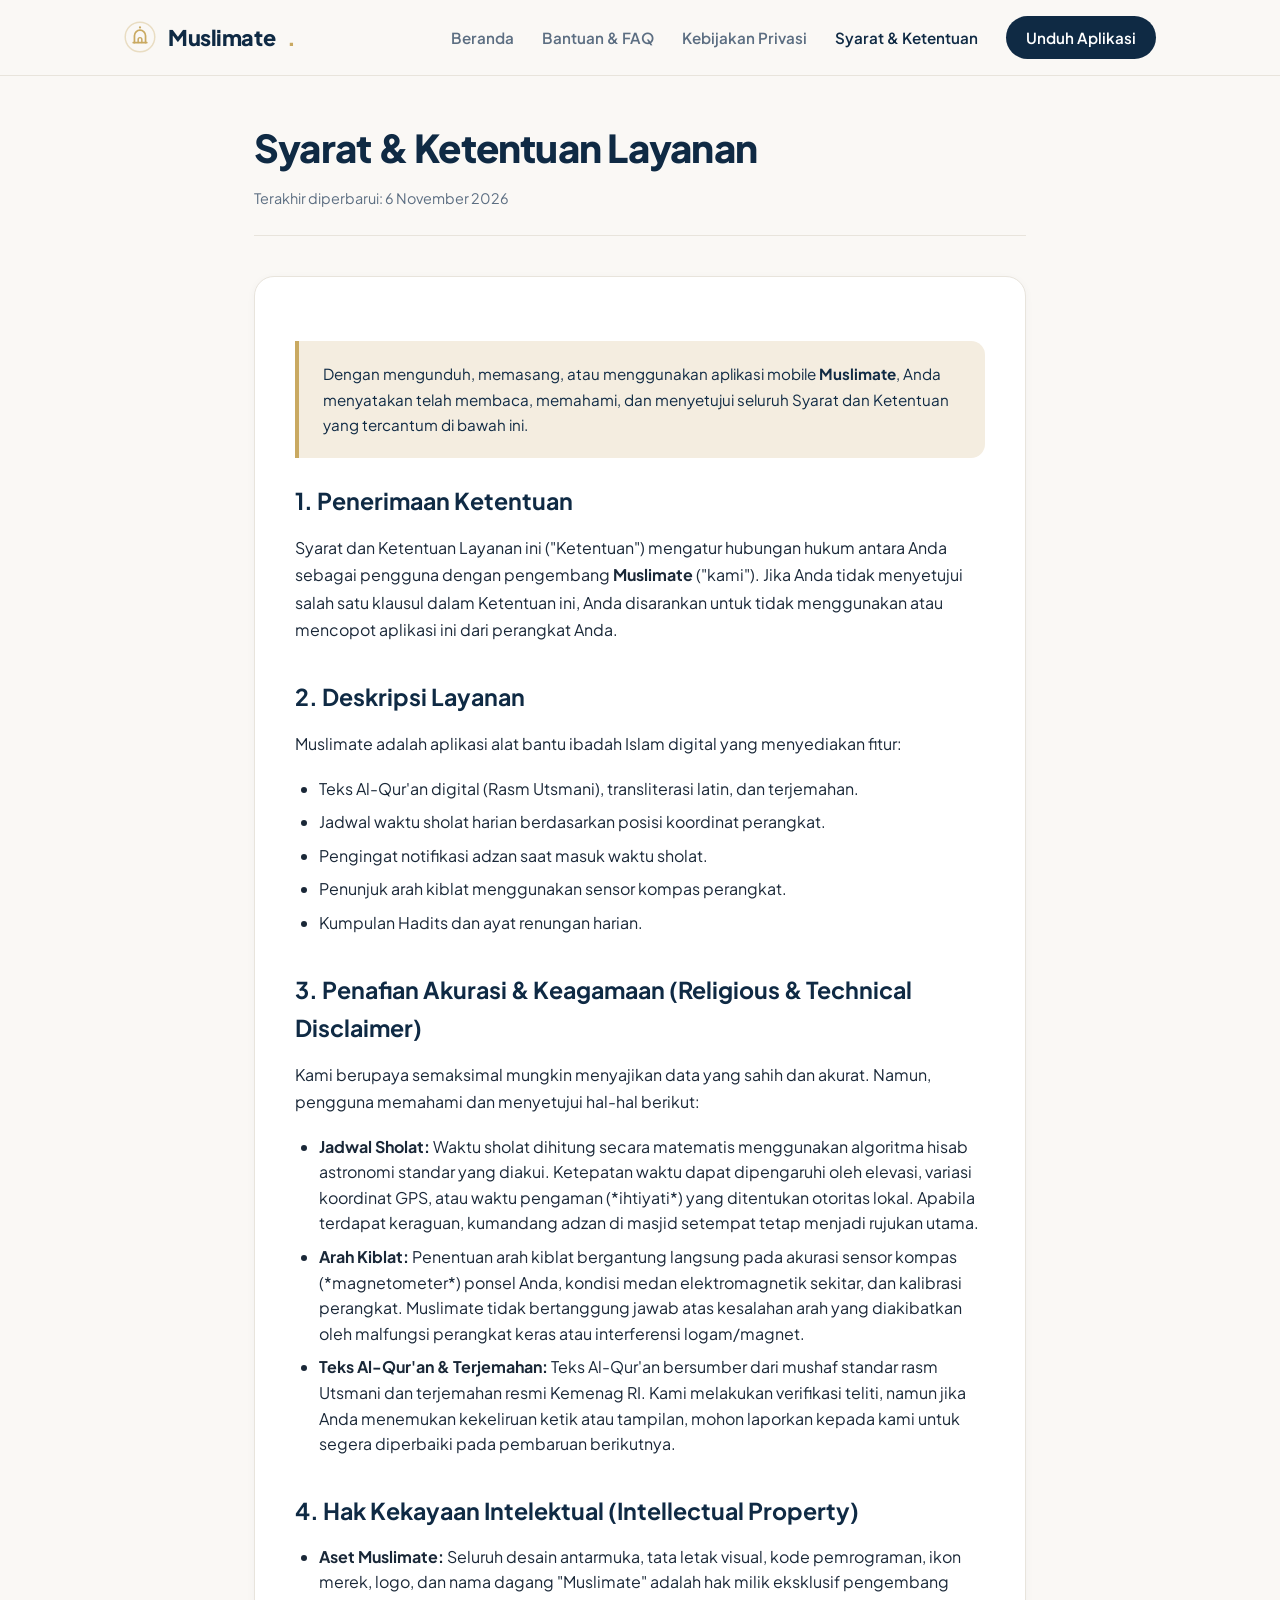
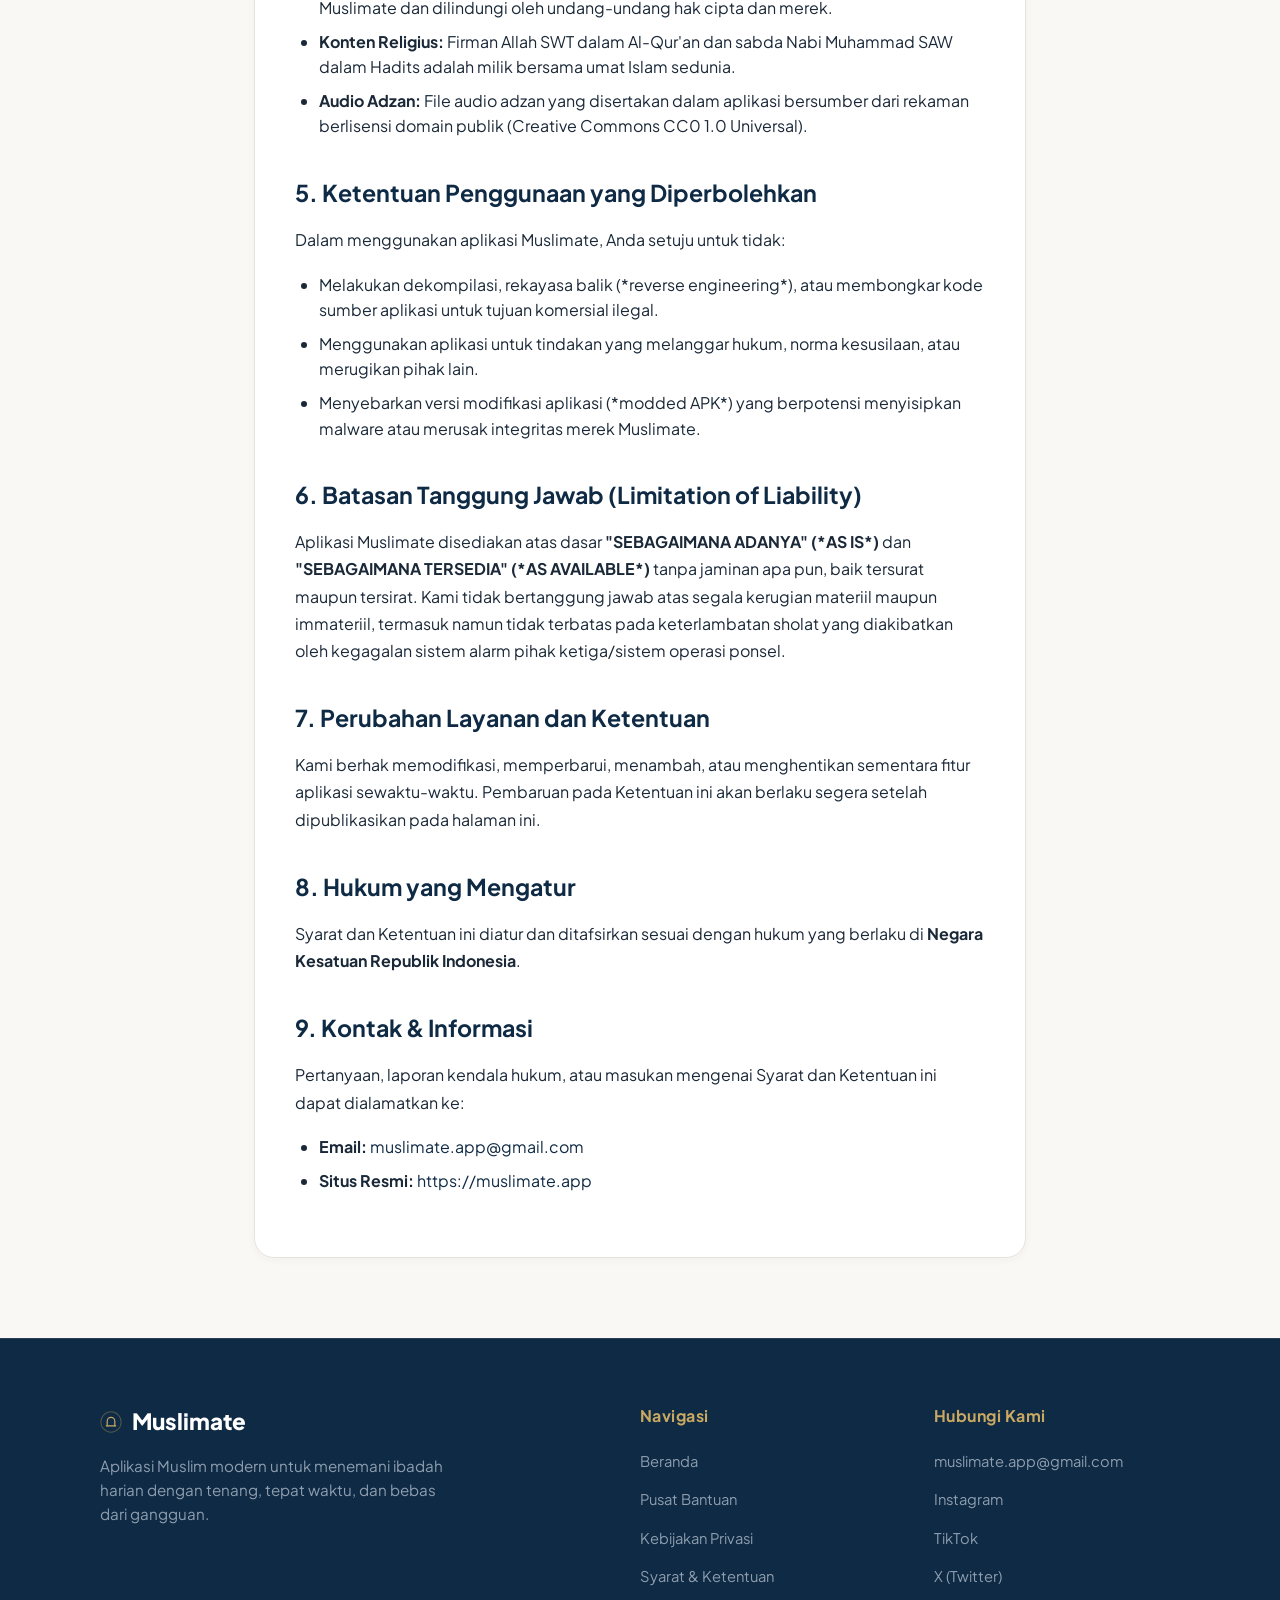
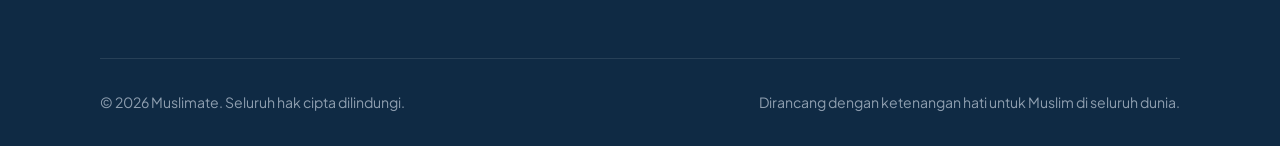
<file: syarat-ketentuan.html>
<!DOCTYPE html>
<html lang="id">
<head>
  <meta charset="UTF-8">
  <meta name="viewport" content="width=device-width, initial-scale=1.0">
  <title>Syarat & Ketentuan Layanan — Muslimate</title>
  <meta name="description" content="Syarat dan Ketentuan Layanan penggunaan aplikasi Muslimate. Panduan, hak cipta, dan batasan tanggung jawab.">
  <link rel="icon" type="image/svg+xml" href="data:image/svg+xml,<svg xmlns='http://www.w3.org/2000/svg' viewBox='0 0 26 26'><circle cx='13' cy='13' r='12' fill='%230F2A44'/><path d='M8.5 17.5V12a4.5 4.5 0 0 1 9 0v5.5' stroke='%23C9A961' stroke-width='1.5' fill='none'/></svg>">
  <link rel="stylesheet" href="./style.css">
  <style>
    @import url('https://fonts.googleapis.com/css2?family=Plus+Jakarta+Sans:wght@400;500;600;700;800&family=Amiri:wght@400;700&display=swap');

    :root {
      --primary-navy: #0F2A44;
      --primary-navy-dark: #0A1B2C;
      --primary-navy-light: #183C60;
      --gold-accent: #C9A961;
      --gold-light: #F4EDE0;
      --gold-hover: #B8934A;
      --bg-warm: #FAF8F5;
      --bg-card: #FFFFFF;
      --text-main: #1A2838;
      --text-muted: #5C6E82;
      --text-light: #8E9EAF;
      --border-subtle: #E8E4DC;
      --border-focus: #C9A961;
      --shadow-sm: 0 2px 8px rgba(15, 42, 68, 0.04);
      --shadow-md: 0 8px 24px rgba(15, 42, 68, 0.08);
      --shadow-lg: 0 16px 40px rgba(15, 42, 68, 0.12);
      --radius-sm: 8px;
      --radius-md: 14px;
      --radius-lg: 20px;
      --radius-full: 9999px;
      --max-width: 1080px;
      --font-main: 'Plus Jakarta Sans', -apple-system, BlinkMacSystemFont, 'Segoe UI', Roboto, sans-serif;
    }

    * { margin: 0; padding: 0; box-sizing: border-box; }
    body { font-family: var(--font-main); background-color: var(--bg-warm); color: var(--text-main); line-height: 1.65; -webkit-font-smoothing: antialiased; }
    a { color: var(--primary-navy); text-decoration: none; transition: all 0.2s ease; }
    a:hover { color: var(--gold-accent); }

    /* Header */
    header.site-header { background: rgba(250, 248, 245, 0.95); backdrop-filter: blur(10px); position: sticky; top: 0; z-index: 100; border-bottom: 1px solid var(--border-subtle); }
    .nav-container { max-width: var(--max-width); margin: 0 auto; padding: 1rem 1.5rem; display: flex; align-items: center; justify-content: space-between; position: relative; }
    .brand-logo { display: flex; align-items: center; gap: 0.75rem; font-weight: 800; font-size: 1.35rem; color: var(--primary-navy); letter-spacing: -0.02em; }
    .brand-logo svg { width: 32px; height: 32px; flex-shrink: 0; }
    .brand-logo span.dot { color: var(--gold-accent); }
    nav.main-nav { display: flex; align-items: center; gap: 1.75rem; }
    nav.main-nav a { font-size: 0.95rem; font-weight: 600; color: var(--text-muted); }
    nav.main-nav a:hover, nav.main-nav a.active { color: var(--primary-navy); }
    .nav-cta { background: var(--primary-navy); color: #FFFFFF !important; padding: 0.55rem 1.25rem; border-radius: var(--radius-full); font-size: 0.9rem; font-weight: 600; }
    .nav-cta:hover { background: var(--primary-navy-light); }
    .mobile-menu-btn { display: none; background: none; border: 1px solid var(--border-subtle); border-radius: var(--radius-sm); padding: 0.4rem 0.6rem; cursor: pointer; color: var(--primary-navy); font-size: 1.25rem; }

    /* Content */
    .content-page { max-width: 820px; margin: 2.5rem auto 5rem; padding: 0 1.5rem; }
    .page-header { margin-bottom: 2.5rem; padding-bottom: 1.5rem; border-bottom: 1px solid var(--border-subtle); }
    .page-header h1 { font-size: 2.4rem; font-weight: 800; color: var(--primary-navy); letter-spacing: -0.02em; margin-bottom: 0.5rem; }
    .page-header .last-updated { font-size: 0.9rem; color: var(--text-muted); }
    .article-body { background: var(--bg-card); border: 1px solid var(--border-subtle); border-radius: var(--radius-lg); padding: 2.5rem; box-shadow: var(--shadow-sm); }
    .article-body h2 { font-size: 1.45rem; font-weight: 700; color: var(--primary-navy); margin: 2.2rem 0 0.85rem; }
    .article-body h2:first-of-type { margin-top: 0; }
    .article-body p { color: var(--text-main); margin-bottom: 1.15rem; font-size: 1rem; line-height: 1.7; }
    .article-body ul, .article-body ol { margin: 0.5rem 0 1.5rem 1.5rem; color: var(--text-main); }
    .article-body li { margin-bottom: 0.5rem; line-height: 1.6; }
    .callout-box { background: var(--gold-light); border-left: 4px solid var(--gold-accent); padding: 1.25rem 1.5rem; border-radius: 0 var(--radius-md) var(--radius-md) 0; margin: 1.5rem 0; }
    .callout-box p { margin-bottom: 0; font-size: 0.95rem; color: var(--primary-navy); }

    /* Footer */
    footer.site-footer { background: var(--primary-navy); color: #FFFFFF; padding: 4rem 1.5rem 2rem; border-top: 1px solid rgba(255, 255, 255, 0.1); }
    .footer-container { max-width: var(--max-width); margin: 0 auto; }
    .footer-top { display: grid; grid-template-columns: 2fr 1fr 1fr; gap: 3rem; margin-bottom: 3.5rem; }
    .footer-brand h4 { font-size: 1.4rem; font-weight: 800; margin-bottom: 0.85rem; display: flex; align-items: center; gap: 0.6rem; }
    .footer-brand p { color: var(--text-light); font-size: 0.95rem; max-width: 360px; line-height: 1.6; }
    .footer-links h5 { font-size: 1rem; font-weight: 700; color: var(--gold-accent); margin-bottom: 1.15rem; }
    .footer-links ul { list-style: none; }
    .footer-links li { margin-bottom: 0.75rem; }
    .footer-links a { color: var(--text-light); font-size: 0.92rem; }
    .footer-links a:hover { color: #FFFFFF; }
    .footer-bottom { border-top: 1px solid rgba(255, 255, 255, 0.1); padding-top: 2rem; display: flex; align-items: center; justify-content: space-between; flex-wrap: wrap; gap: 1rem; font-size: 0.88rem; color: var(--text-light); }
    .footer-bottom a { color: var(--gold-accent); }

    @media (max-width: 768px) {
      .footer-top { grid-template-columns: 1fr; gap: 2rem; }
      .article-body { padding: 1.5rem; }
      .mobile-menu-btn { display: block; }
      nav.main-nav { display: none; }
      nav.main-nav.open { display: flex; flex-direction: column; position: absolute; top: 100%; left: 0; right: 0; background: var(--bg-card); padding: 1.5rem; border-bottom: 1px solid var(--border-subtle); box-shadow: var(--shadow-md); gap: 1.25rem; align-items: flex-start; }
    }
  </style>
</head>
<body>

  <!-- Site Header -->
  <header class="site-header">
    <div class="nav-container">
      <a href="./index.html" class="brand-logo">
        <svg width="28" height="28" viewBox="0 0 26 26" fill="none" xmlns="http://www.w3.org/2000/svg">
          <circle cx="13" cy="13" r="12" stroke="#C9A961" stroke-width="1.2" opacity="0.35"/>
          <path d="M8.5 17.5V12C8.5 9.5 10.5 7.5 13 7.5C15.5 7.5 17.5 9.5 17.5 12V17.5" stroke="#C9A961" stroke-width="1.4" stroke-linecap="round"/>
          <path d="M7.5 17.5H18.5" stroke="#C9A961" stroke-width="1.4" stroke-linecap="round"/>
          <path d="M11.5 17.5V15C11.5 14.2 12.2 13.5 13 13.5C13.8 13.5 14.5 14.2 14.5 15V17.5" stroke="#C9A961" stroke-width="1.2" stroke-linecap="round"/>
          <circle cx="13" cy="5.2" r="0.9" fill="#C9A961"/>
        </svg>
        Muslimate<span class="dot">.</span>
      </a>

      <button class="mobile-menu-btn" onclick="document.querySelector('.main-nav').classList.toggle('open')" aria-label="Menu">&#9776;</button>

      <nav class="main-nav">
        <a href="./index.html">Beranda</a>
        <a href="./bantuan/index.html">Bantuan & FAQ</a>
        <a href="./privasi/index.html">Kebijakan Privasi</a>
        <a href="./syarat-ketentuan/index.html" class="active">Syarat & Ketentuan</a>
        <a href="https://play.google.com/store/apps/details?id=id.muslimate.app" class="nav-cta" target="_blank" rel="noopener">Unduh Aplikasi</a>
      </nav>
    </div>
  </header>

  <!-- Content Section -->
  <main class="content-page">
    <div class="page-header">
      <h1>Syarat & Ketentuan Layanan</h1>
      <p class="last-updated">Terakhir diperbarui: 6 November 2026</p>
    </div>

    <article class="article-body">
      <div class="callout-box">
        <p>Dengan mengunduh, memasang, atau menggunakan aplikasi mobile <strong>Muslimate</strong>, Anda menyatakan telah membaca, memahami, dan menyetujui seluruh Syarat dan Ketentuan yang tercantum di bawah ini.</p>
      </div>

      <h2>1. Penerimaan Ketentuan</h2>
      <p>Syarat dan Ketentuan Layanan ini ("Ketentuan") mengatur hubungan hukum antara Anda sebagai pengguna dengan pengembang <strong>Muslimate</strong> ("kami"). Jika Anda tidak menyetujui salah satu klausul dalam Ketentuan ini, Anda disarankan untuk tidak menggunakan atau mencopot aplikasi ini dari perangkat Anda.</p>

      <h2>2. Deskripsi Layanan</h2>
      <p>Muslimate adalah aplikasi alat bantu ibadah Islam digital yang menyediakan fitur:</p>
      <ul>
        <li>Teks Al-Qur'an digital (Rasm Utsmani), transliterasi latin, dan terjemahan.</li>
        <li>Jadwal waktu sholat harian berdasarkan posisi koordinat perangkat.</li>
        <li>Pengingat notifikasi adzan saat masuk waktu sholat.</li>
        <li>Penunjuk arah kiblat menggunakan sensor kompas perangkat.</li>
        <li>Kumpulan Hadits dan ayat renungan harian.</li>
      </ul>

      <h2>3. Penafian Akurasi & Keagamaan (Religious & Technical Disclaimer)</h2>
      <p>Kami berupaya semaksimal mungkin menyajikan data yang sahih dan akurat. Namun, pengguna memahami dan menyetujui hal-hal berikut:</p>
      <ul>
        <li><strong>Jadwal Sholat:</strong> Waktu sholat dihitung secara matematis menggunakan algoritma hisab astronomi standar yang diakui. Ketepatan waktu dapat dipengaruhi oleh elevasi, variasi koordinat GPS, atau waktu pengaman (*ihtiyati*) yang ditentukan otoritas lokal. Apabila terdapat keraguan, kumandang adzan di masjid setempat tetap menjadi rujukan utama.</li>
        <li><strong>Arah Kiblat:</strong> Penentuan arah kiblat bergantung langsung pada akurasi sensor kompas (*magnetometer*) ponsel Anda, kondisi medan elektromagnetik sekitar, dan kalibrasi perangkat. Muslimate tidak bertanggung jawab atas kesalahan arah yang diakibatkan oleh malfungsi perangkat keras atau interferensi logam/magnet.</li>
        <li><strong>Teks Al-Qur'an & Terjemahan:</strong> Teks Al-Qur'an bersumber dari mushaf standar rasm Utsmani dan terjemahan resmi Kemenag RI. Kami melakukan verifikasi teliti, namun jika Anda menemukan kekeliruan ketik atau tampilan, mohon laporkan kepada kami untuk segera diperbaiki pada pembaruan berikutnya.</li>
      </ul>

      <h2>4. Hak Kekayaan Intelektual (Intellectual Property)</h2>
      <ul>
        <li><strong>Aset Muslimate:</strong> Seluruh desain antarmuka, tata letak visual, kode pemrograman, ikon merek, logo, dan nama dagang "Muslimate" adalah hak milik eksklusif pengembang Muslimate dan dilindungi oleh undang-undang hak cipta dan merek.</li>
        <li><strong>Konten Religius:</strong> Firman Allah SWT dalam Al-Qur'an dan sabda Nabi Muhammad SAW dalam Hadits adalah milik bersama umat Islam sedunia.</li>
        <li><strong>Audio Adzan:</strong> File audio adzan yang disertakan dalam aplikasi bersumber dari rekaman berlisensi domain publik (Creative Commons CC0 1.0 Universal).</li>
      </ul>

      <h2>5. Ketentuan Penggunaan yang Diperbolehkan</h2>
      <p>Dalam menggunakan aplikasi Muslimate, Anda setuju untuk tidak:</p>
      <ul>
        <li>Melakukan dekompilasi, rekayasa balik (*reverse engineering*), atau membongkar kode sumber aplikasi untuk tujuan komersial ilegal.</li>
        <li>Menggunakan aplikasi untuk tindakan yang melanggar hukum, norma kesusilaan, atau merugikan pihak lain.</li>
        <li>Menyebarkan versi modifikasi aplikasi (*modded APK*) yang berpotensi menyisipkan malware atau merusak integritas merek Muslimate.</li>
      </ul>

      <h2>6. Batasan Tanggung Jawab (Limitation of Liability)</h2>
      <p>Aplikasi Muslimate disediakan atas dasar <strong>"SEBAGAIMANA ADANYA" (*AS IS*)</strong> dan <strong>"SEBAGAIMANA TERSEDIA" (*AS AVAILABLE*)</strong> tanpa jaminan apa pun, baik tersurat maupun tersirat. Kami tidak bertanggung jawab atas segala kerugian materiil maupun immateriil, termasuk namun tidak terbatas pada keterlambatan sholat yang diakibatkan oleh kegagalan sistem alarm pihak ketiga/sistem operasi ponsel.</p>

      <h2>7. Perubahan Layanan dan Ketentuan</h2>
      <p>Kami berhak memodifikasi, memperbarui, menambah, atau menghentikan sementara fitur aplikasi sewaktu-waktu. Pembaruan pada Ketentuan ini akan berlaku segera setelah dipublikasikan pada halaman ini.</p>

      <h2>8. Hukum yang Mengatur</h2>
      <p>Syarat dan Ketentuan ini diatur dan ditafsirkan sesuai dengan hukum yang berlaku di <strong>Negara Kesatuan Republik Indonesia</strong>.</p>

      <h2>9. Kontak & Informasi</h2>
      <p>Pertanyaan, laporan kendala hukum, atau masukan mengenai Syarat dan Ketentuan ini dapat dialamatkan ke:</p>
      <ul>
        <li><strong>Email:</strong> <a href="mailto:muslimate.app@gmail.com">muslimate.app@gmail.com</a></li>
        <li><strong>Situs Resmi:</strong> <a href="https://muslimate.app">https://muslimate.app</a></li>
      </ul>
    </article>
  </main>

  <!-- Site Footer -->
  <footer class="site-footer">
    <div class="footer-container">
      <div class="footer-top">
        <div class="footer-brand">
          <h4>
            <svg width="22" height="22" viewBox="0 0 26 26" fill="none" xmlns="http://www.w3.org/2000/svg">
              <circle cx="13" cy="13" r="12" stroke="#C9A961" stroke-width="1.2" opacity="0.35"/>
              <path d="M8.5 17.5V12C8.5 9.5 10.5 7.5 13 7.5C15.5 7.5 17.5 9.5 17.5 12V17.5" stroke="#C9A961" stroke-width="1.4" stroke-linecap="round"/>
              <path d="M7.5 17.5H18.5" stroke="#C9A961" stroke-width="1.4" stroke-linecap="round"/>
            </svg>
            Muslimate
          </h4>
          <p>Aplikasi Muslim modern untuk menemani ibadah harian dengan tenang, tepat waktu, dan bebas dari gangguan.</p>
        </div>
        <div class="footer-links">
          <h5>Navigasi</h5>
          <ul>
            <li><a href="./index.html">Beranda</a></li>
            <li><a href="./bantuan/index.html">Pusat Bantuan</a></li>
            <li><a href="./privasi/index.html">Kebijakan Privasi</a></li>
            <li><a href="./syarat-ketentuan/index.html">Syarat & Ketentuan</a></li>
          </ul>
        </div>
        <div class="footer-links">
          <h5>Hubungi Kami</h5>
          <ul>
            <li><a href="mailto:muslimate.app@gmail.com">muslimate.app@gmail.com</a></li>
            <li><a href="https://www.instagram.com/muslimate.app" target="_blank" rel="noopener">Instagram</a></li>
            <li><a href="https://www.tiktok.com/@muslimate.app" target="_blank" rel="noopener">TikTok</a></li>
            <li><a href="https://x.com/muslimate" target="_blank" rel="noopener">X (Twitter)</a></li>
          </ul>
        </div>
      </div>
      <div class="footer-bottom">
        <p>&copy; 2026 Muslimate. Seluruh hak cipta dilindungi.</p>
        <p>Dirancang dengan ketenangan hati untuk Muslim di seluruh dunia.</p>
      </div>
    </div>
  </footer>

</body>
</html>
</file>
<file: style.css>
@import url('https://fonts.googleapis.com/css2?family=Plus+Jakarta+Sans:wght@400;500;600;700;800&family=Amiri:wght@400;700&display=swap');

:root {
  --primary-navy: #0F2A44;
  --primary-navy-dark: #0A1B2C;
  --primary-navy-light: #183C60;
  --gold-accent: #C9A961;
  --gold-light: #F4EDE0;
  --gold-hover: #B8934A;
  --bg-warm: #FAF8F5;
  --bg-card: #FFFFFF;
  --text-main: #1A2838;
  --text-muted: #5C6E82;
  --text-light: #8E9EAF;
  --border-subtle: #E8E4DC;
  --border-focus: #C9A961;
  --shadow-sm: 0 2px 8px rgba(15, 42, 68, 0.04);
  --shadow-md: 0 8px 24px rgba(15, 42, 68, 0.08);
  --shadow-lg: 0 16px 40px rgba(15, 42, 68, 0.12);
  --radius-sm: 8px;
  --radius-md: 14px;
  --radius-lg: 20px;
  --radius-full: 9999px;
  --max-width: 1080px;
  --font-main: 'Plus Jakarta Sans', -apple-system, BlinkMacSystemFont, 'Segoe UI', Roboto, sans-serif;
  --font-arabic: 'Amiri', serif;
}

* {
  margin: 0;
  padding: 0;
  box-sizing: border-box;
}

body {
  font-family: var(--font-main);
  background-color: var(--bg-warm);
  color: var(--text-main);
  line-height: 1.65;
  -webkit-font-smoothing: antialiased;
}

a {
  color: var(--primary-navy);
  text-decoration: none;
  transition: all 0.2s ease;
}

a:hover {
  color: var(--gold-accent);
}

/* Header & Navigation */
header.site-header {
  background: rgba(250, 248, 245, 0.95);
  backdrop-filter: blur(10px);
  position: sticky;
  top: 0;
  z-index: 100;
  border-bottom: 1px solid var(--border-subtle);
}

.nav-container {
  max-width: var(--max-width);
  margin: 0 auto;
  padding: 1rem 1.5rem;
  display: flex;
  align-items: center;
  justify-content: space-between;
}

.brand-logo {
  display: flex;
  align-items: center;
  gap: 0.75rem;
  font-weight: 800;
  font-size: 1.35rem;
  color: var(--primary-navy);
  letter-spacing: -0.02em;
}

.brand-logo svg {
  width: 32px;
  height: 32px;
}

.brand-logo span.dot {
  color: var(--gold-accent);
}

nav.main-nav {
  display: flex;
  align-items: center;
  gap: 1.75rem;
}

nav.main-nav a {
  font-size: 0.95rem;
  font-weight: 600;
  color: var(--text-muted);
}

nav.main-nav a:hover,
nav.main-nav a.active {
  color: var(--primary-navy);
}

.nav-cta {
  background: var(--primary-navy);
  color: #FFFFFF !important;
  padding: 0.55rem 1.25rem;
  border-radius: var(--radius-full);
  font-size: 0.9rem;
  font-weight: 600;
  transition: all 0.2s ease;
}

.nav-cta:hover {
  background: var(--primary-navy-light);
  transform: translateY(-1px);
  box-shadow: var(--shadow-sm);
}

/* Mobile Nav Toggle */
.mobile-menu-btn {
  display: none;
  background: none;
  border: none;
  cursor: pointer;
  padding: 0.5rem;
}

/* Hero Section */
.hero {
  padding: 5rem 1.5rem 4rem;
  text-align: center;
  background: linear-gradient(180deg, var(--bg-warm) 0%, rgba(201, 169, 97, 0.08) 100%);
}

.hero-inner {
  max-width: 760px;
  margin: 0 auto;
}

.badge-tag {
  display: inline-flex;
  align-items: center;
  gap: 0.5rem;
  background: var(--gold-light);
  color: var(--primary-navy);
  padding: 0.4rem 1rem;
  border-radius: var(--radius-full);
  font-size: 0.85rem;
  font-weight: 700;
  letter-spacing: 0.02em;
  margin-bottom: 1.5rem;
  border: 1px solid rgba(201, 169, 97, 0.3);
}

.hero h1 {
  font-size: 3rem;
  font-weight: 800;
  line-height: 1.2;
  color: var(--primary-navy);
  letter-spacing: -0.03em;
  margin-bottom: 1.25rem;
}

.hero p {
  font-size: 1.2rem;
  color: var(--text-muted);
  margin-bottom: 2.25rem;
  line-height: 1.7;
}

.playstore-button {
  display: inline-flex;
  align-items: center;
  gap: 0.85rem;
  background: var(--primary-navy);
  color: #FFFFFF !important;
  padding: 0.85rem 1.75rem;
  border-radius: var(--radius-md);
  box-shadow: var(--shadow-md);
  transition: all 0.25s ease;
  font-weight: 600;
}

.playstore-button:hover {
  background: var(--primary-navy-light);
  transform: translateY(-2px);
  box-shadow: var(--shadow-lg);
}

.playstore-button svg {
  width: 28px;
  height: 28px;
  flex-shrink: 0;
}

.btn-texts {
  text-align: left;
  line-height: 1.2;
}

.btn-texts .sub {
  font-size: 0.72rem;
  text-transform: uppercase;
  letter-spacing: 0.05em;
  opacity: 0.8;
}

.btn-texts .main {
  font-size: 1.15rem;
  font-weight: 700;
}

/* Features Grid */
.features-section {
  max-width: var(--max-width);
  margin: 0 auto;
  padding: 4.5rem 1.5rem;
}

.section-header {
  text-align: center;
  max-width: 650px;
  margin: 0 auto 3.5rem;
}

.section-header h2 {
  font-size: 2.2rem;
  font-weight: 800;
  color: var(--primary-navy);
  letter-spacing: -0.02em;
  margin-bottom: 0.75rem;
}

.section-header p {
  color: var(--text-muted);
  font-size: 1.05rem;
}

.features-grid {
  display: grid;
  grid-template-columns: repeat(auto-fit, minmax(300px, 1fr));
  gap: 2rem;
}

.feature-card {
  background: var(--bg-card);
  border: 1px solid var(--border-subtle);
  border-radius: var(--radius-lg);
  padding: 2rem;
  transition: all 0.25s ease;
  box-shadow: var(--shadow-sm);
}

.feature-card:hover {
  border-color: var(--gold-accent);
  transform: translateY(-3px);
  box-shadow: var(--shadow-md);
}

.feature-icon {
  width: 52px;
  height: 52px;
  background: var(--gold-light);
  border-radius: var(--radius-md);
  display: flex;
  align-items: center;
  justify-content: center;
  margin-bottom: 1.35rem;
  color: var(--primary-navy);
}

.feature-card h3 {
  font-size: 1.25rem;
  font-weight: 700;
  color: var(--primary-navy);
  margin-bottom: 0.65rem;
}

.feature-card p {
  font-size: 0.95rem;
  color: var(--text-muted);
  line-height: 1.6;
}

/* Quote Section */
.quote-section {
  background: var(--primary-navy);
  color: #FFFFFF;
  padding: 4rem 1.5rem;
  text-align: center;
  margin: 2rem 0;
}

.quote-inner {
  max-width: 720px;
  margin: 0 auto;
}

.quote-arabic {
  font-family: var(--font-arabic);
  font-size: 1.85rem;
  color: var(--gold-accent);
  direction: rtl;
  margin-bottom: 1rem;
  line-height: 1.8;
}

.quote-text {
  font-size: 1.15rem;
  font-style: italic;
  margin-bottom: 0.75rem;
  opacity: 0.95;
}

.quote-source {
  font-size: 0.9rem;
  color: var(--gold-accent);
  font-weight: 600;
}

/* Article / Document Page (Privasi, Syarat, Bantuan) */
.content-page {
  max-width: 820px;
  margin: 2.5rem auto 5rem;
  padding: 0 1.5rem;
}

.page-header {
  margin-bottom: 2.5rem;
  padding-bottom: 1.5rem;
  border-bottom: 1px solid var(--border-subtle);
}

.page-header h1 {
  font-size: 2.4rem;
  font-weight: 800;
  color: var(--primary-navy);
  letter-spacing: -0.02em;
  margin-bottom: 0.5rem;
}

.page-header .last-updated {
  font-size: 0.9rem;
  color: var(--text-muted);
}

.article-body {
  background: var(--bg-card);
  border: 1px solid var(--border-subtle);
  border-radius: var(--radius-lg);
  padding: 2.5rem;
  box-shadow: var(--shadow-sm);
}

.article-body h2 {
  font-size: 1.45rem;
  font-weight: 700;
  color: var(--primary-navy);
  margin: 2rem 0 0.85rem;
  display: flex;
  align-items: center;
  gap: 0.5rem;
}

.article-body h2:first-of-type {
  margin-top: 0;
}

.article-body h3 {
  font-size: 1.15rem;
  font-weight: 600;
  color: var(--primary-navy);
  margin: 1.25rem 0 0.5rem;
}

.article-body p {
  color: var(--text-main);
  margin-bottom: 1.15rem;
  font-size: 1rem;
  line-height: 1.7;
}

.article-body ul, .article-body ol {
  margin: 0.5rem 0 1.5rem 1.5rem;
  color: var(--text-main);
}

.article-body li {
  margin-bottom: 0.5rem;
  line-height: 1.6;
}

.callout-box {
  background: var(--gold-light);
  border-left: 4px solid var(--gold-accent);
  padding: 1.25rem 1.5rem;
  border-radius: 0 var(--radius-md) var(--radius-md) 0;
  margin: 1.5rem 0;
}

.callout-box p {
  margin-bottom: 0;
  font-size: 0.95rem;
  color: var(--primary-navy);
}

/* Accordion FAQ */
.faq-list {
  margin-top: 1.5rem;
}

.faq-item {
  border: 1px solid var(--border-subtle);
  border-radius: var(--radius-md);
  margin-bottom: 1rem;
  background: var(--bg-card);
  overflow: hidden;
  transition: all 0.2s ease;
}

.faq-item:hover {
  border-color: var(--gold-accent);
}

.faq-question {
  padding: 1.25rem 1.5rem;
  cursor: pointer;
  display: flex;
  justify-content: space-between;
  align-items: center;
  font-weight: 700;
  color: var(--primary-navy);
  user-select: none;
}

.faq-answer {
  padding: 0 1.5rem 1.25rem;
  color: var(--text-muted);
  line-height: 1.65;
  font-size: 0.98rem;
}

/* Footer */
footer.site-footer {
  background: var(--primary-navy);
  color: #FFFFFF;
  padding: 4rem 1.5rem 2rem;
  border-top: 1px solid rgba(255, 255, 255, 0.1);
}

.footer-container {
  max-width: var(--max-width);
  margin: 0 auto;
}

.footer-top {
  display: grid;
  grid-template-columns: 2fr 1fr 1fr;
  gap: 3rem;
  margin-bottom: 3.5rem;
}

.footer-brand h4 {
  font-size: 1.4rem;
  font-weight: 800;
  margin-bottom: 0.85rem;
  display: flex;
  align-items: center;
  gap: 0.6rem;
}

.footer-brand p {
  color: var(--text-light);
  font-size: 0.95rem;
  max-width: 360px;
  line-height: 1.6;
  margin-bottom: 1.25rem;
}

.footer-links h5 {
  font-size: 1rem;
  font-weight: 700;
  color: var(--gold-accent);
  margin-bottom: 1.15rem;
  letter-spacing: 0.03em;
}

.footer-links ul {
  list-style: none;
}

.footer-links li {
  margin-bottom: 0.75rem;
}

.footer-links a {
  color: var(--text-light);
  font-size: 0.92rem;
}

.footer-links a:hover {
  color: #FFFFFF;
  padding-left: 4px;
}

.footer-bottom {
  border-top: 1px solid rgba(255, 255, 255, 0.1);
  padding-top: 2rem;
  display: flex;
  align-items: center;
  justify-content: space-between;
  flex-wrap: wrap;
  gap: 1rem;
  font-size: 0.88rem;
  color: var(--text-light);
}

.footer-bottom a {
  color: var(--gold-accent);
}

/* Responsive */
@media (max-width: 768px) {
  .hero h1 {
    font-size: 2.2rem;
  }
  .features-grid {
    grid-template-columns: 1fr;
  }
  .footer-top {
    grid-template-columns: 1fr;
    gap: 2rem;
  }
  .article-body {
    padding: 1.5rem;
  }
  nav.main-nav {
    display: none;
  }
  .mobile-menu-btn {
    display: block;
  }
  nav.main-nav.open {
    display: flex;
    flex-direction: column;
    position: absolute;
    top: 100%;
    left: 0;
    right: 0;
    background: var(--bg-card);
    padding: 1.5rem;
    border-bottom: 1px solid var(--border-subtle);
    box-shadow: var(--shadow-md);
  }
}
</file>
